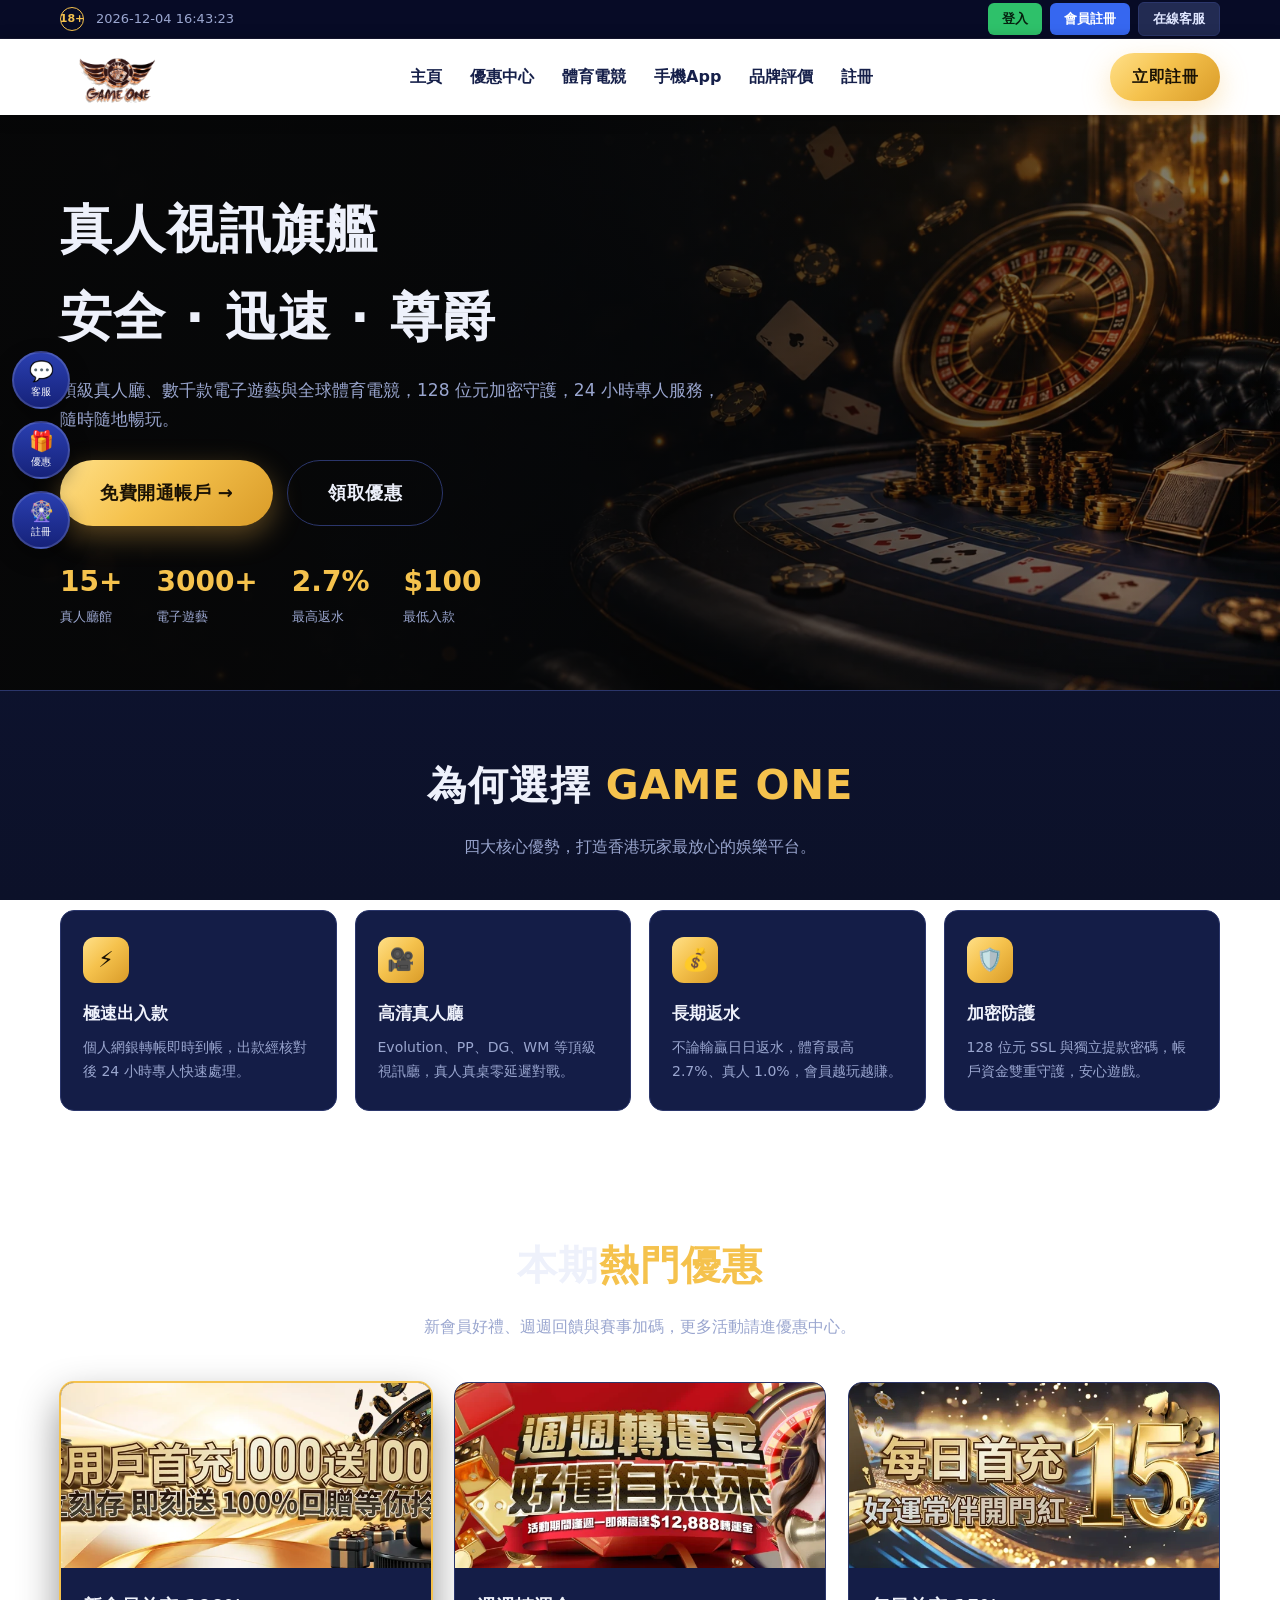
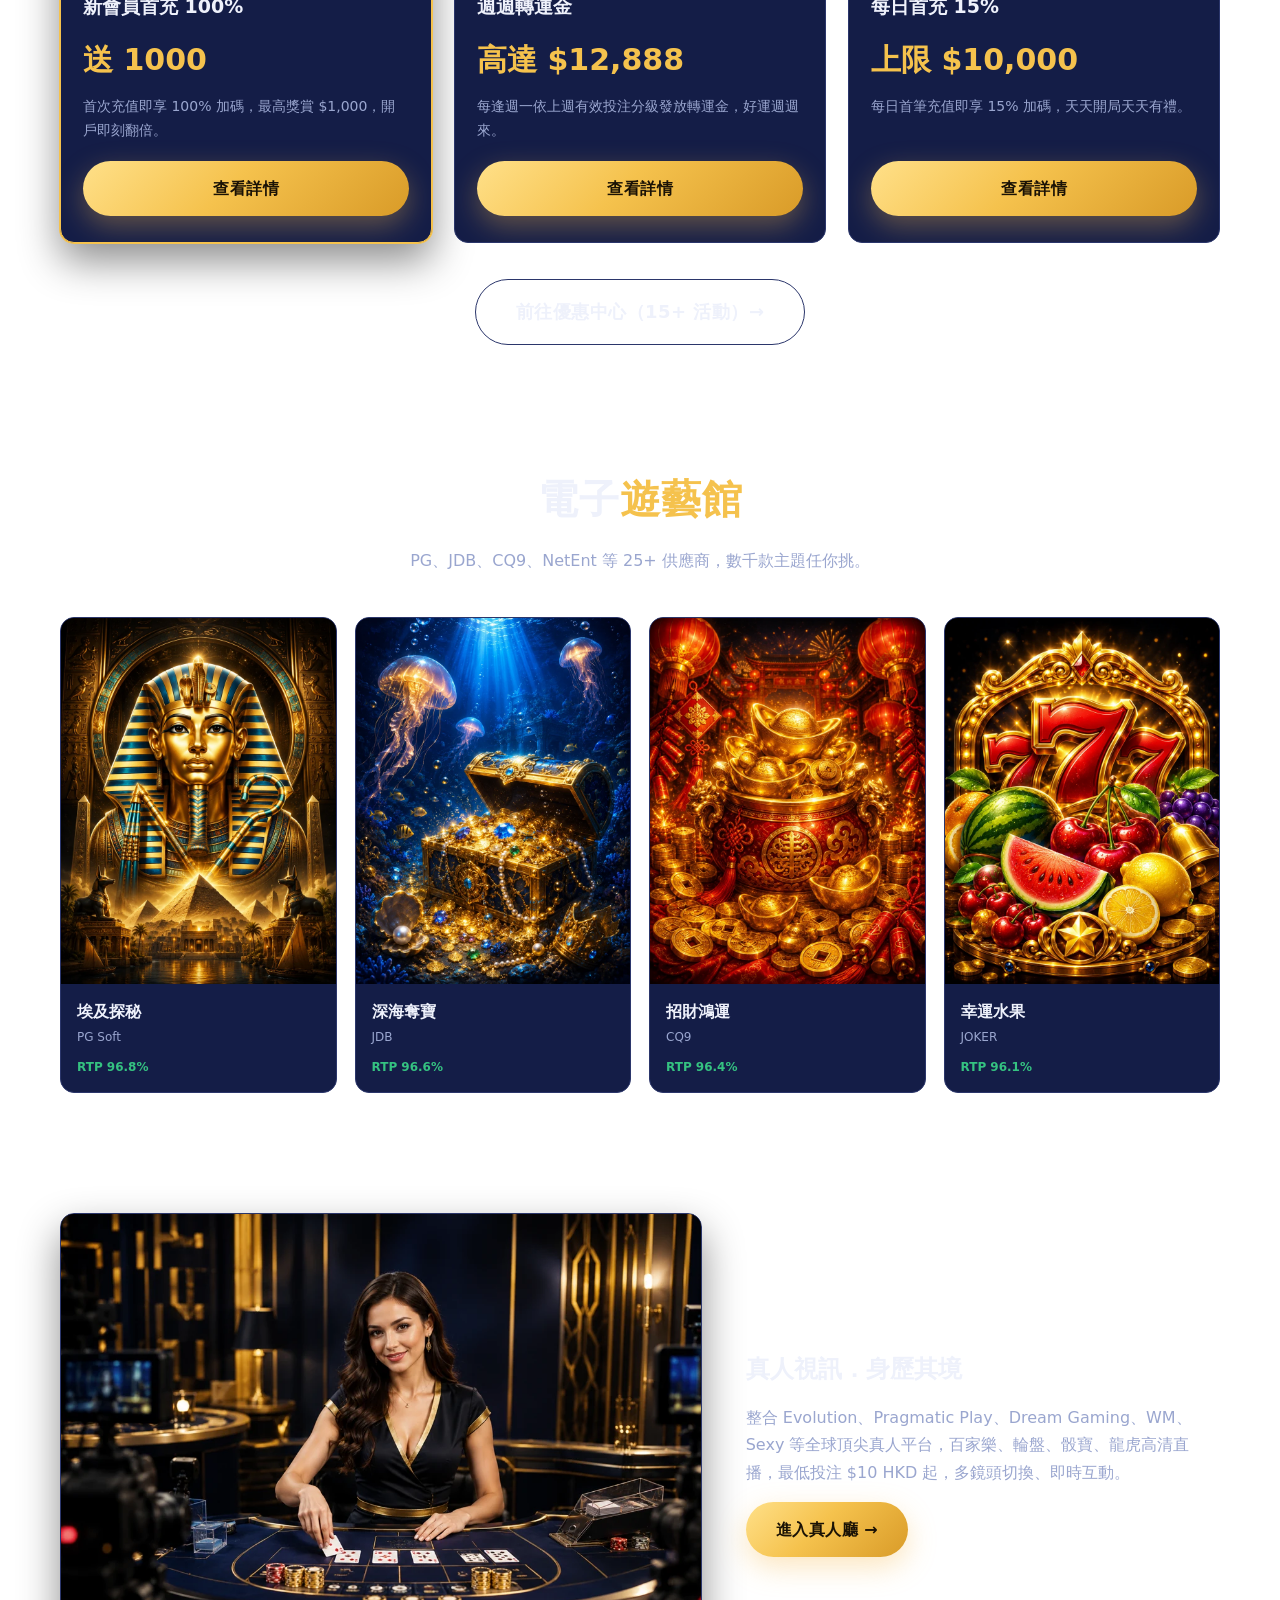
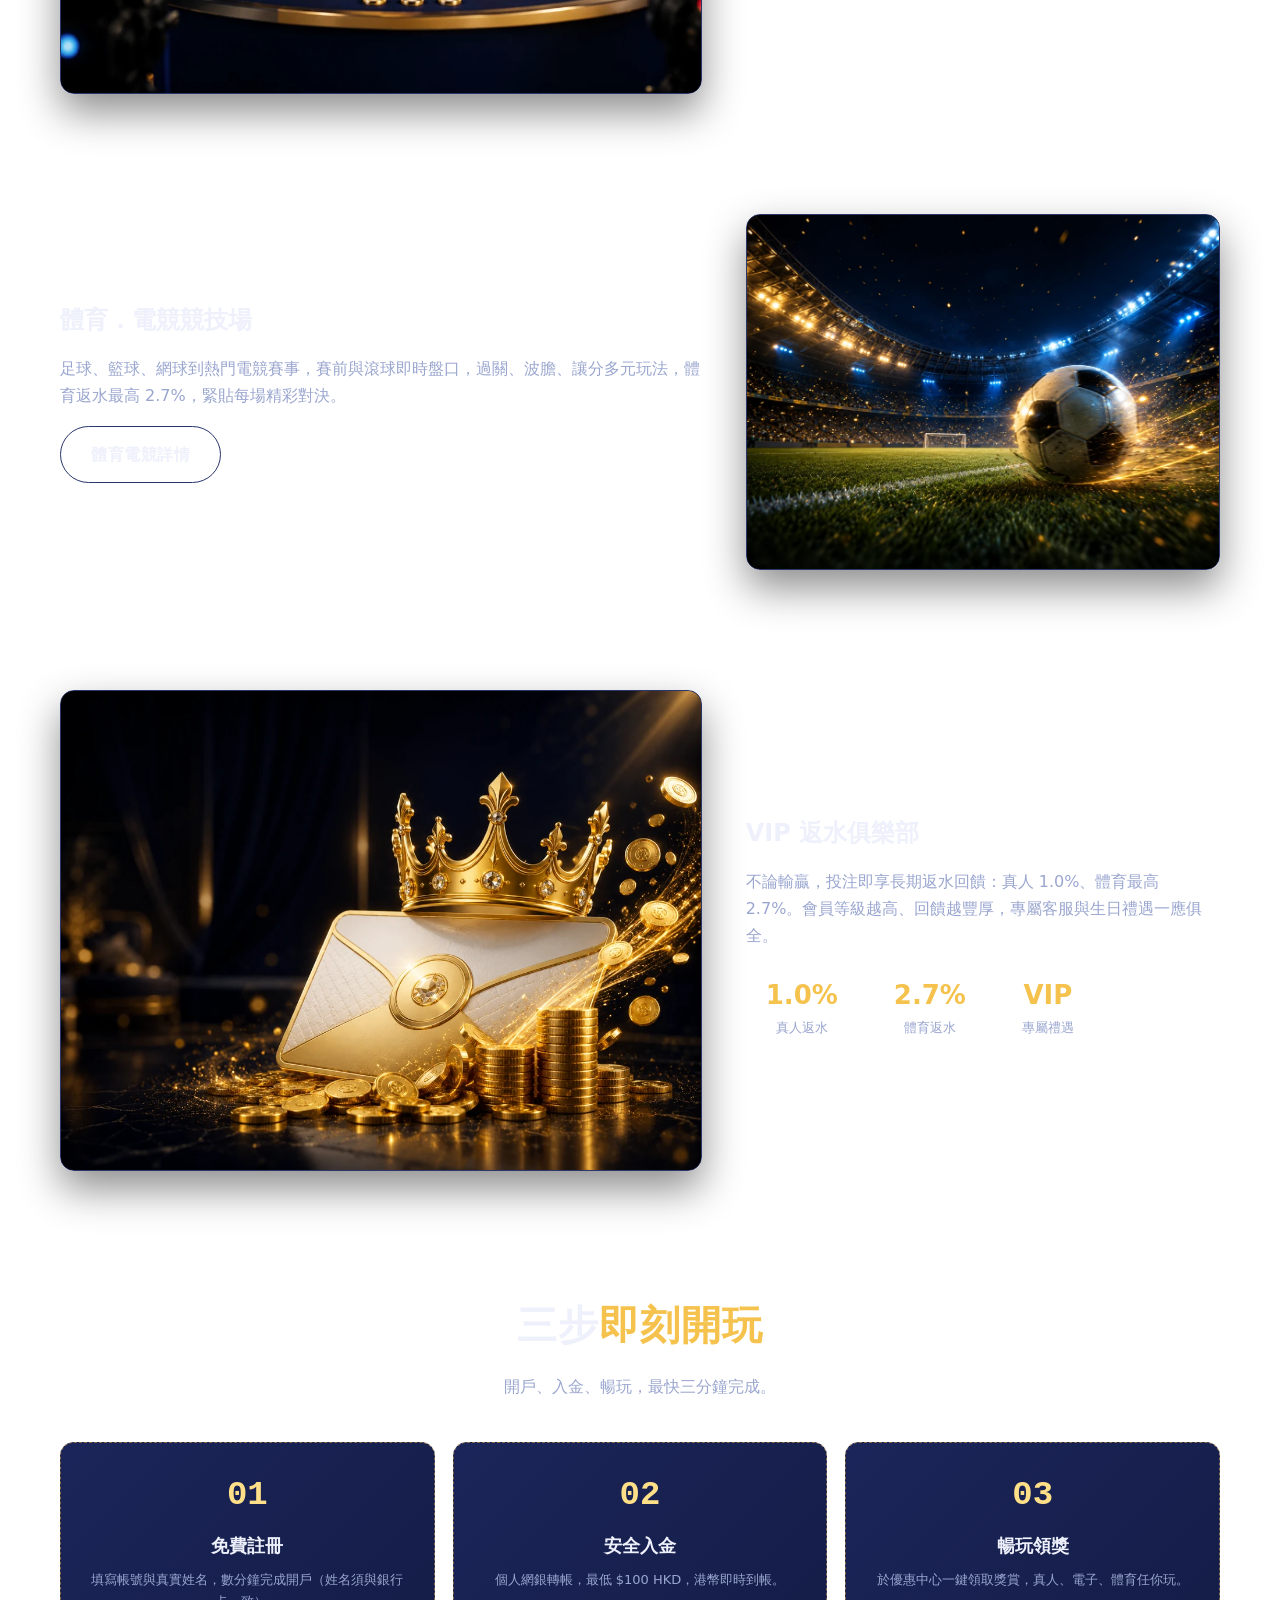
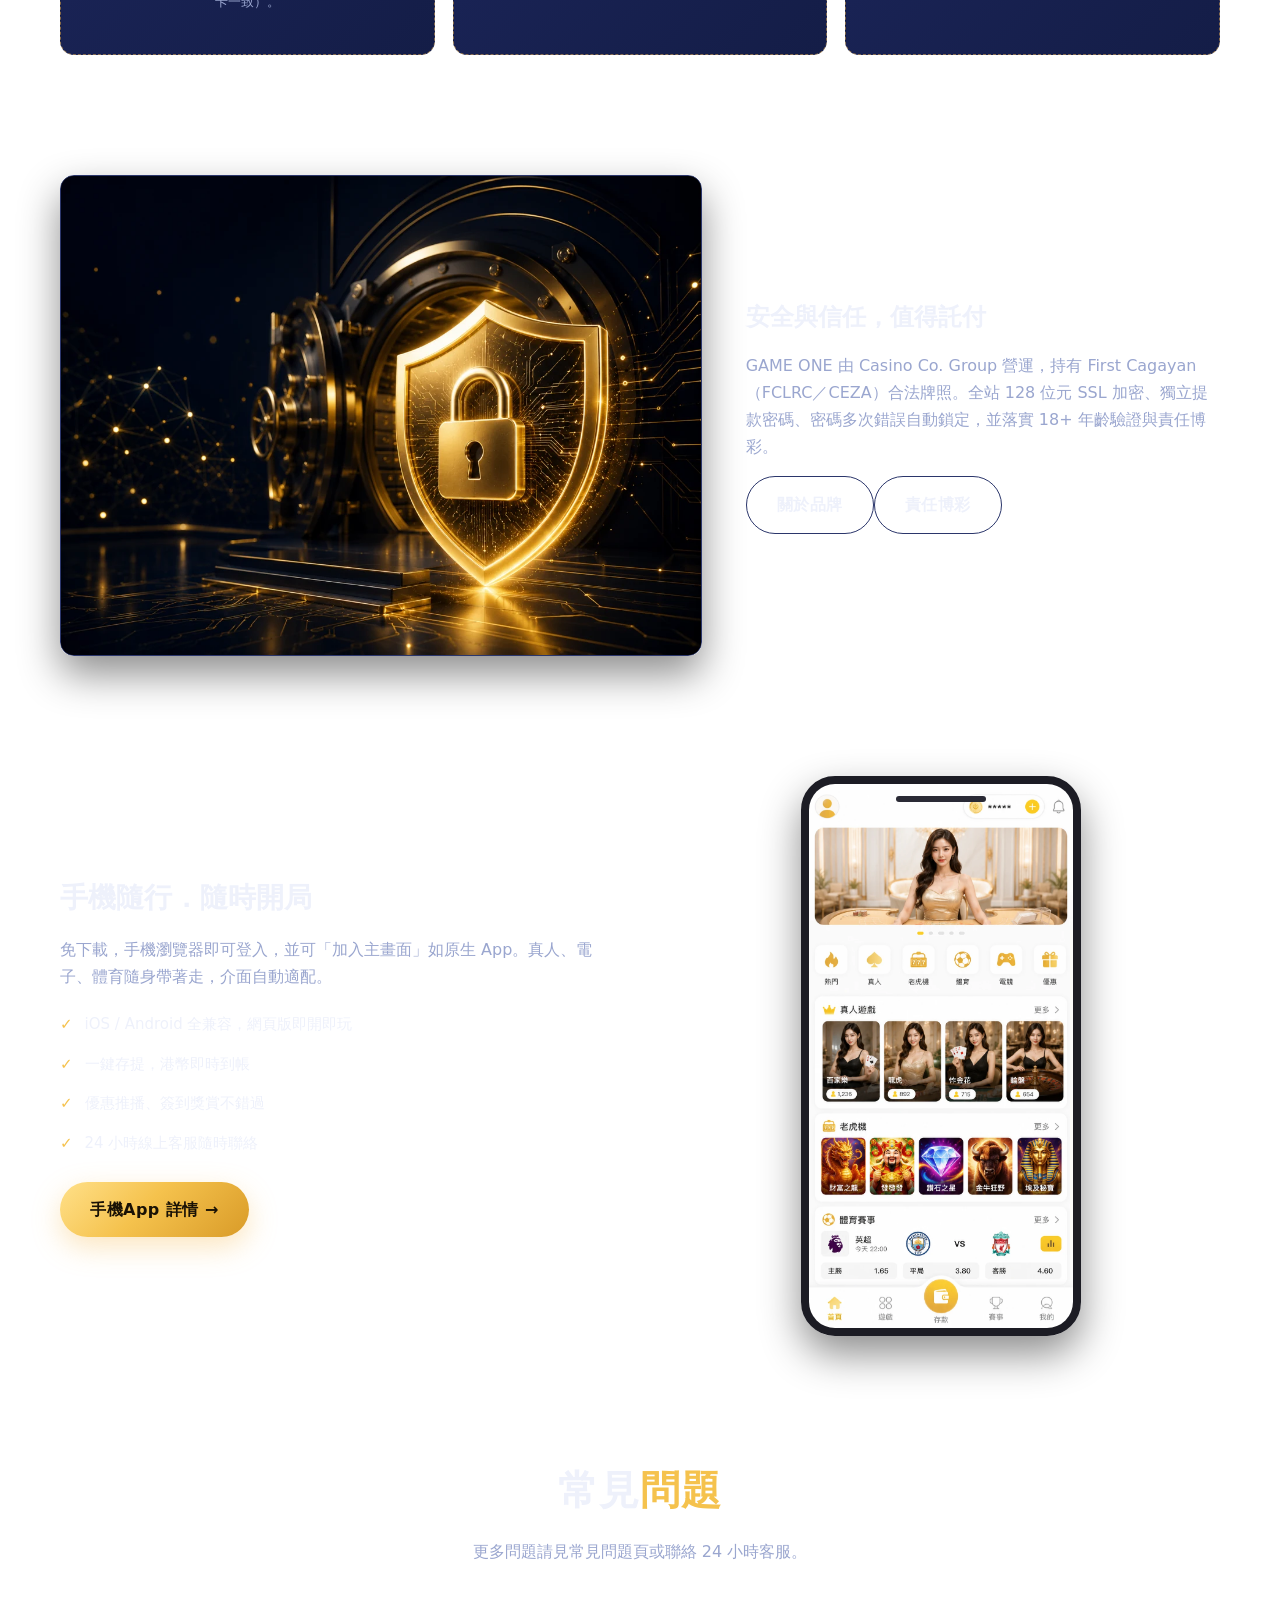
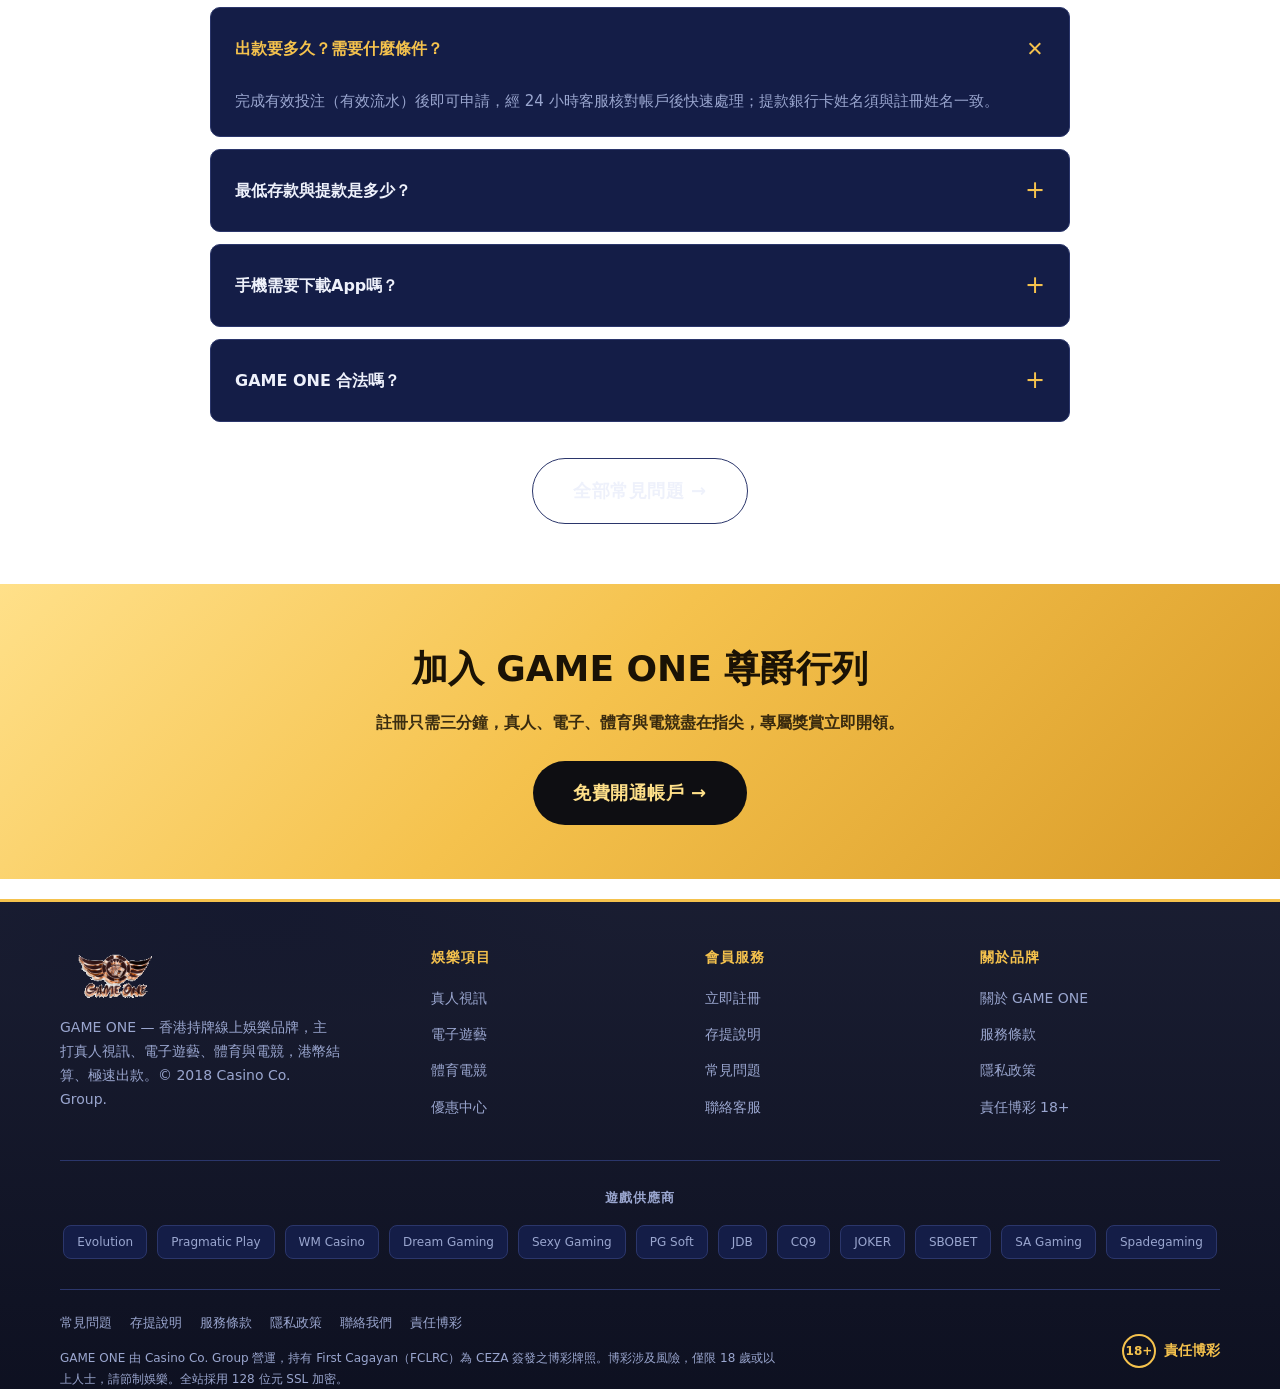
<file: index.html>
<!DOCTYPE html>
<html lang="zh-Hant-HK">
<head>
  <meta charset="UTF-8">
  <meta name="viewport" content="width=device-width, initial-scale=1.0">
  <title>GAME ONE｜香港真人視訊旗艦 · 極速出款 · 責任博彩</title>
  <meta name="description" content="GAME ONE 香港持牌線上娛樂：頂級真人視訊、3000+ 電子遊藝、體育電競，128 位元加密、港幣結算、24 小時客服、最高 2.7% 返水。">
  <meta name="theme-color" content="#070707">
  <link rel="icon" type="image/png" href="/assets/img/favicon.png">
  <link rel="apple-touch-icon" href="/assets/img/favicon.png">
  <link rel="stylesheet" href="/style.css">
  <script type="application/ld+json">
{
 "@context": "https://schema.org",
 "@graph": [
  {
   "@type": [
    "Organization",
    "OnlineBusiness"
   ],
   "@id": "https://gameone-hk.web.app/#organization",
   "name": "GAME ONE",
   "url": "https://gameone-hk.web.app/",
   "logo": {
    "@type": "ImageObject",
    "@id": "https://gameone-hk.web.app/#logo",
    "url": "https://gameone-hk.web.app/assets/img/logo.png",
    "caption": "GAME ONE"
   },
   "alternateName": [
    "Gameone",
    "GAME ONE 娛樂城"
   ],
   "description": "GAME ONE：香港持牌線上娛樂品牌，主打真人視訊、電子遊藝、體育與電競，港幣結算、極速出款。由 Casino Co. Group 營運，持有 First Cagayan（FCLRC）為 CEZA 簽發之博彩牌照。",
   "slogan": "真人視訊旗艦：安全、迅速、尊爵",
   "foundingDate": "2018",
   "parentOrganization": {
    "@type": "Organization",
    "name": "Casino Co. Group"
   },
   "areaServed": {
    "@type": "AdministrativeArea",
    "name": "香港"
   },
   "knowsLanguage": [
    "zh-Hant",
    "en"
   ],
   "image": {
    "@id": "https://gameone-hk.web.app/#logo"
   },
   "contactPoint": {
    "@type": "ContactPoint",
    "contactType": "customer service",
    "availableLanguage": [
     "zh-Hant",
     "yue",
     "en"
    ],
    "hoursAvailable": {
     "@type": "OpeningHoursSpecification",
     "dayOfWeek": [
      "Monday",
      "Tuesday",
      "Wednesday",
      "Thursday",
      "Friday",
      "Saturday",
      "Sunday"
     ],
     "opens": "00:00",
     "closes": "23:59"
    },
    "url": "https://gameone-hk.web.app/contact/"
   }
  },
  {
   "@type": "WebSite",
   "@id": "https://gameone-hk.web.app/#website",
   "url": "https://gameone-hk.web.app/",
   "name": "GAME ONE",
   "alternateName": "GAME ONE 香港",
   "description": "GAME ONE 香港持牌線上娛樂：頂級真人視訊、3000+ 電子遊藝、體育電競，128 位元加密、港幣結算、24 小時客服、最高 2.7% 返水。",
   "publisher": {
    "@id": "https://gameone-hk.web.app/#organization"
   },
   "inLanguage": "zh-Hant-HK",
   "copyrightYear": 2018,
   "copyrightHolder": {
    "@type": "Organization",
    "name": "Casino Co. Group"
   }
  },
  {
   "@type": "WebPage",
   "@id": "https://gameone-hk.web.app/#webpage",
   "url": "https://gameone-hk.web.app/",
   "name": "GAME ONE｜香港真人視訊旗艦 · 極速出款 · 責任博彩",
   "description": "GAME ONE 香港持牌線上娛樂：頂級真人視訊、3000+ 電子遊藝、體育電競，128 位元加密、港幣結算、24 小時客服、最高 2.7% 返水。",
   "inLanguage": "zh-Hant-HK",
   "isPartOf": {
    "@id": "https://gameone-hk.web.app/#website"
   },
   "about": {
    "@id": "https://gameone-hk.web.app/#organization"
   },
   "publisher": {
    "@id": "https://gameone-hk.web.app/#organization"
   },
   "datePublished": "2026-07-14",
   "dateModified": "2026-07-15",
   "primaryImageOfPage": {
    "@type": "ImageObject",
    "@id": "https://gameone-hk.web.app/#primaryimage",
    "url": "https://gameone-hk.web.app/assets/img/hero-main.webp"
   },
   "image": {
    "@id": "https://gameone-hk.web.app/#primaryimage"
   },
   "author": {
    "@id": "https://gameone-hk.web.app/#organization"
   }
  }
 ]
}
  </script>
</head>
<body>
  <div class="topbar"><div class="container topbar-in">
    <div class="tb-left"><span class="tb-18">18+</span><span class="tb-time" id="tbTime">&nbsp;</span></div>
    <div class="tb-right">
      <a href="https://g1vip.com/play-and-win/" class="tb-btn login" target="_blank" rel="nofollow noopener">登入</a>
      <a href="/register/" class="tb-btn reg">會員註冊</a>
      <a href="/contact/" class="tb-btn cs">在線客服</a>
    </div>
  </div></div>
  <header class="site-header"><div class="container nav">
    <a class="logo" href="/" aria-label="GAME ONE 首頁"><img src="/assets/img/logo.png" alt="GAME ONE"></a>
    <nav><ul class="nav-links" id="navLinks">
      <li><a href="/">主頁</a></li>
      <li><a href="/bonus/">優惠中心</a></li>
      <li><a href="/esports/">體育電競</a></li>
      <li><a href="/app/">手機App</a></li>
      <li><a href="/review/">品牌評價</a></li>
      <li><a href="/register/">註冊</a></li>
    </ul></nav>
    <a href="/register/" class="btn btn-gold btn-reg-top">立即註冊</a>
    <button class="nav-toggle" id="navToggle" aria-label="選單">☰</button>
  </div></header>
  <div class="side-rail">
    <a class="sr" href="https://g1vip.com/play-and-win/" target="_blank" rel="nofollow noopener" title="在線客服"><span>💬</span><small>客服</small></a>
    <a class="sr" href="/bonus/" title="優惠中心"><span>🎁</span><small>優惠</small></a>
    <a class="sr" href="/register/" title="會員註冊"><span>🎡</span><small>註冊</small></a>
  </div>
  <div class="mbar">
    <a href="https://g1vip.com/play-and-win/" target="_blank" rel="nofollow noopener">登入</a>
    <a href="/register/" class="reg">會員註冊</a>
    <a href="/contact/">客服</a>
  </div>
  <main id="main">
  <section class="page-hero home-hero" style="--hero:url('/assets/img/hero-main.webp')"><div class="container">
      <h1>真人視訊旗艦<br><span>安全 · 迅速 · 尊爵</span></h1>
      <p>頂級真人廳、數千款電子遊藝與全球體育電競，128 位元加密守護，24 小時專人服務，隨時隨地暢玩。</p>
      <div class="hero-actions"><a href="/register/" class="btn btn-gold btn-lg">免費開通帳戶 →</a>
        <a href="/bonus/" class="btn btn-ghost btn-lg">領取優惠</a></div>
      <div class="hero-stats2">
        <div class="stat"><div class="n">15+</div><div class="l">真人廳館</div></div>
        <div class="stat"><div class="n">3000+</div><div class="l">電子遊藝</div></div>
        <div class="stat"><div class="n">2.7%</div><div class="l">最高返水</div></div>
        <div class="stat"><div class="n">$100</div><div class="l">最低入款</div></div>
      </div>
  </div></section>

  <section class="section"><div class="container">
    <div class="section-head"><h2>為何選擇 <span>GAME ONE</span></h2><p>四大核心優勢，打造香港玩家最放心的娛樂平台。</p></div>
    <div class="feature-grid">
      <div class="feature"><div class="ic">⚡</div><h3>極速出入款</h3><p>個人網銀轉帳即時到帳，出款經核對後 24 小時專人快速處理。</p></div>
      <div class="feature"><div class="ic">🎥</div><h3>高清真人廳</h3><p>Evolution、PP、DG、WM 等頂級視訊廳，真人真桌零延遲對戰。</p></div>
      <div class="feature"><div class="ic">💰</div><h3>長期返水</h3><p>不論輸贏日日返水，體育最高 2.7%、真人 1.0%，會員越玩越賺。</p></div>
      <div class="feature"><div class="ic">🛡️</div><h3>加密防護</h3><p>128 位元 SSL 與獨立提款密碼，帳戶資金雙重守護，安心遊戲。</p></div>
    </div>
  </div></section>

  <section class="section"><div class="container">
    <div class="section-head"><h2>本期<span>熱門優惠</span></h2><p>新會員好禮、週週回饋與賽事加碼，更多活動請進優惠中心。</p></div>
    <div class="bonus-grid">
      <div class="bonus-card featured"><div class="bonus-media"><img src="/assets/img/bonus-14.webp" alt="新用戶首充" loading="lazy"></div>
        <div class="bonus-body"><h3>新會員首充 100%</h3><div class="amt">送 1000</div><p>首次充值即享 100% 加碼，最高獎賞 $1,000，開戶即刻翻倍。</p><a href="/bonus/" class="btn btn-gold">查看詳情</a></div></div>
      <div class="bonus-card"><div class="bonus-media"><img src="/assets/img/bonus-10.webp" alt="週週轉運金" loading="lazy"></div>
        <div class="bonus-body"><h3>週週轉運金</h3><div class="amt">高達 $12,888</div><p>每逢週一依上週有效投注分級發放轉運金，好運週週來。</p><a href="/bonus/" class="btn btn-gold">查看詳情</a></div></div>
      <div class="bonus-card"><div class="bonus-media"><img src="/assets/img/bonus-13.webp" alt="每日首充" loading="lazy"></div>
        <div class="bonus-body"><h3>每日首充 15%</h3><div class="amt">上限 $10,000</div><p>每日首筆充值即享 15% 加碼，天天開局天天有禮。</p><a href="/bonus/" class="btn btn-gold">查看詳情</a></div></div>
    </div>
    <div class="slots-more"><a href="/bonus/" class="btn btn-ghost btn-lg">前往優惠中心（15+ 活動）→</a></div>
  </div></section>

  <section class="section"><div class="container">
    <div class="section-head"><h2>電子<span>遊藝館</span></h2><p>PG、JDB、CQ9、NetEnt 等 25+ 供應商，數千款主題任你挑。</p></div>
    <div class="slots-grid">
      <div class="slot-card"><div class="slot-thumb"><img src="/assets/img/slot-a.webp" alt="埃及探秘" loading="lazy"></div><div class="slot-body"><h3>埃及探秘</h3><div class="prov">PG Soft</div><div class="rtp">RTP 96.8%</div></div></div>
      <div class="slot-card"><div class="slot-thumb"><img src="/assets/img/slot-b.webp" alt="深海奪寶" loading="lazy"></div><div class="slot-body"><h3>深海奪寶</h3><div class="prov">JDB</div><div class="rtp">RTP 96.6%</div></div></div>
      <div class="slot-card"><div class="slot-thumb"><img src="/assets/img/slot-c.webp" alt="招財鴻運" loading="lazy"></div><div class="slot-body"><h3>招財鴻運</h3><div class="prov">CQ9</div><div class="rtp">RTP 96.4%</div></div></div>
      <div class="slot-card"><div class="slot-thumb"><img src="/assets/img/slot-d.webp" alt="幸運水果" loading="lazy"></div><div class="slot-body"><h3>幸運水果</h3><div class="prov">JOKER</div><div class="rtp">RTP 96.1%</div></div></div>
    </div>
  </div></section>
  <section class="section"><div class="container"><div class="about-grid"><div class="about-media"><img src="/assets/img/live-hall.webp" alt="真人視訊．身歷其境" loading="lazy" style="width:100%;height:100%;object-fit:cover;"></div><div class="about-copy"><h2>真人視訊．身歷其境</h2><p>整合 Evolution、Pragmatic Play、Dream Gaming、WM、Sexy 等全球頂尖真人平台，百家樂、輪盤、骰寶、龍虎高清直播，最低投注 $10 HKD 起，多鏡頭切換、即時互動。</p><div class="hero-actions"><a href="https://g1vip.com/play-and-win/" class="btn btn-gold" target="_blank" rel="nofollow noopener">進入真人廳 →</a></div></div></div></div></section>
  <section class="section"><div class="container"><div class="about-grid"><div class="about-copy"><h2>體育．電競競技場</h2><p>足球、籃球、網球到熱門電競賽事，賽前與滾球即時盤口，過關、波膽、讓分多元玩法，體育返水最高 2.7%，緊貼每場精彩對決。</p><div class="hero-actions"><a href="/esports/" class="btn btn-ghost">體育電競詳情</a></div></div><div class="about-media"><img src="/assets/img/sports-arena.webp" alt="體育．電競競技場" loading="lazy" style="width:100%;height:100%;object-fit:cover;"></div></div></div></section>
  <section class="section"><div class="container"><div class="about-grid"><div class="about-media"><img src="/assets/img/vip-club.webp" alt="VIP 返水俱樂部" loading="lazy" style="width:100%;height:100%;object-fit:cover;"></div><div class="about-copy"><h2>VIP 返水俱樂部</h2><p>不論輸贏，投注即享長期返水回饋：真人 1.0%、體育最高 2.7%。會員等級越高、回饋越豐厚，專屬客服與生日禮遇一應俱全。</p><div class="cashback-row" style="justify-content:flex-start;margin-top:8px;"><div class="cashback-item"><div class="n">1.0%</div><div class="l">真人返水</div></div><div class="cashback-item"><div class="n">2.7%</div><div class="l">體育返水</div></div><div class="cashback-item"><div class="n">VIP</div><div class="l">專屬禮遇</div></div></div></div></div></div></section>
  <section class="section"><div class="container">
    <div class="section-head"><h2>三步<span>即刻開玩</span></h2><p>開戶、入金、暢玩，最快三分鐘完成。</p></div>
    <div class="promo-grid">
      <div class="promo-card"><div class="step-no">01</div><h3>免費註冊</h3><div class="desc">填寫帳號與真實姓名，數分鐘完成開戶（姓名須與銀行卡一致）。</div></div>
      <div class="promo-card"><div class="step-no">02</div><h3>安全入金</h3><div class="desc">個人網銀轉帳，最低 $100 HKD，港幣即時到帳。</div></div>
      <div class="promo-card"><div class="step-no">03</div><h3>暢玩領獎</h3><div class="desc">於優惠中心一鍵領取獎賞，真人、電子、體育任你玩。</div></div>
    </div>
  </div></section>
  <section class="section"><div class="container"><div class="about-grid"><div class="about-media"><img src="/assets/img/security.webp" alt="安全與信任，值得託付" loading="lazy" style="width:100%;height:100%;object-fit:cover;"></div><div class="about-copy"><h2>安全與信任，值得託付</h2><p>GAME ONE 由 Casino Co. Group 營運，持有 First Cagayan（FCLRC／CEZA）合法牌照。全站 128 位元 SSL 加密、獨立提款密碼、密碼多次錯誤自動鎖定，並落實 18+ 年齡驗證與責任博彩。</p><div class="hero-actions"><a href="/about-us/" class="btn btn-ghost">關於品牌</a><a href="/responsible/" class="btn btn-ghost">責任博彩</a></div></div></div></div></section>
  <section class="section"><div class="container"><div class="mobile-wrap">
    <div class="mobile-copy"><h2>手機隨行．隨時開局</h2>
      <p>免下載，手機瀏覽器即可登入，並可「加入主畫面」如原生 App。真人、電子、體育隨身帶著走，介面自動適配。</p>
      <ul class="mobile-list">
        <li><span class="ic">✓</span> iOS / Android 全兼容，網頁版即開即玩</li>
        <li><span class="ic">✓</span> 一鍵存提，港幣即時到帳</li>
        <li><span class="ic">✓</span> 優惠推播、簽到獎賞不錯過</li>
        <li><span class="ic">✓</span> 24 小時線上客服隨時聯絡</li>
      </ul>
      <div class="hero-actions"><a href="/app/" class="btn btn-gold">手機App 詳情 →</a></div>
    </div>
    <div class="mobile-media"><div class="phone"><img src="/assets/img/mobile-screen.webp" alt="手機介面" loading="lazy"></div></div>
  </div></div></section>

  <section class="section"><div class="container">
    <div class="section-head"><h2>常見<span>問題</span></h2><p>更多問題請見常見問題頁或聯絡 24 小時客服。</p></div>
    <div class="faq-list">
      <details class="faq-item" open><summary>出款要多久？需要什麼條件？</summary><div class="faq-a">完成有效投注（有效流水）後即可申請，經 24 小時客服核對帳戶後快速處理；提款銀行卡姓名須與註冊姓名一致。</div></details>
      <details class="faq-item"><summary>最低存款與提款是多少？</summary><div class="faq-a">最低入款與提款皆為 $100 HKD，無上限，全程港幣結算。</div></details>
      <details class="faq-item"><summary>手機需要下載App嗎？</summary><div class="faq-a">無需下載，手機瀏覽器即可登入，並可加入主畫面如原生 App，iOS 與 Android 全兼容。</div></details>
      <details class="faq-item"><summary>GAME ONE 合法嗎？</summary><div class="faq-a">由 Casino Co. Group 營運，持有 First Cagayan（FCLRC）為 CEZA 簽發之博彩牌照，為註冊合法平台。</div></details>
    </div>
    <div class="slots-more"><a href="/faq/" class="btn btn-ghost btn-lg">全部常見問題 →</a></div>
  </div></section>
  <section class="cta-band"><div class="container"><h2>加入 GAME ONE 尊爵行列</h2><p>註冊只需三分鐘，真人、電子、體育與電競盡在指尖，專屬獎賞立即開領。</p><a href="/register/" class="btn btn-lg">免費開通帳戶 →</a></div></section>
  </main>
  <footer class="site-footer"><div class="container">
    <div class="footer-top">
      <div class="footer-brand">
        <img src="/assets/img/logo.png" alt="GAME ONE" style="height:54px;width:auto;">
        <p>GAME ONE — 香港持牌線上娛樂品牌，主打真人視訊、電子遊藝、體育與電競，港幣結算、極速出款。© 2018 Casino Co. Group.</p>
      </div>
      <div class="footer-col"><h2>娛樂項目</h2><ul>
        <li><a href="/">真人視訊</a></li><li><a href="/">電子遊藝</a></li>
        <li><a href="/esports/">體育電競</a></li><li><a href="/bonus/">優惠中心</a></li>
      </ul></div>
      <div class="footer-col"><h2>會員服務</h2><ul>
        <li><a href="/register/">立即註冊</a></li><li><a href="/banking/">存提說明</a></li>
        <li><a href="/faq/">常見問題</a></li><li><a href="/contact/">聯絡客服</a></li>
      </ul></div>
      <div class="footer-col"><h2>關於品牌</h2><ul>
        <li><a href="/about-us/">關於 GAME ONE</a></li><li><a href="/terms/">服務條款</a></li>
        <li><a href="/privacy/">隱私政策</a></li><li><a href="/responsible/">責任博彩 18+</a></li>
      </ul></div>
    </div>
    <div class="partners"><h2>遊戲供應商</h2><div class="partners-row">
      <span>Evolution</span><span>Pragmatic Play</span><span>WM Casino</span><span>Dream Gaming</span>
      <span>Sexy Gaming</span><span>PG Soft</span><span>JDB</span><span>CQ9</span>
      <span>JOKER</span><span>SBOBET</span><span>SA Gaming</span><span>Spadegaming</span>
    </div></div>
    <div class="footer-bottom">
      <div class="foot-inner">
        <div class="footer-links">
          <a href="/faq/">常見問題</a><a href="/banking/">存提說明</a><a href="/terms/">服務條款</a><a href="/privacy/">隱私政策</a><a href="/contact/">聯絡我們</a><a href="/responsible/">責任博彩</a>
        </div>
        <p class="legal">GAME ONE 由 Casino Co. Group 營運，持有 First Cagayan（FCLRC）為 CEZA 簽發之博彩牌照。博彩涉及風險，僅限 18 歲或以上人士，請節制娛樂。全站採用 128 位元 SSL 加密。</p>
      </div>
      <span class="age"><span class="badge18">18+</span> 責任博彩</span>
    </div>
  </div></footer>
  <script>
    var nt=document.getElementById('navToggle');
    if(nt) nt.addEventListener('click',function(){document.body.classList.toggle('menu-open');});
    document.querySelectorAll('#navLinks a').forEach(function(a){a.addEventListener('click',function(){document.body.classList.remove('menu-open');});});
    var navEl=document.querySelector('.nav nav');
    if(navEl) navEl.addEventListener('click',function(e){if(e.target===navEl)document.body.classList.remove('menu-open');});
    (function(){var el=document.getElementById('tbTime');if(!el)return;function p(n){return(n<10?'0':'')+n;}
      function tick(){var d=new Date();el.textContent=d.getFullYear()+'-'+p(d.getMonth()+1)+'-'+p(d.getDate())+' '+p(d.getHours())+':'+p(d.getMinutes())+':'+p(d.getSeconds());}
      tick();setInterval(tick,1000);})();
    (function(){var bm=document.getElementById('bmodal');if(!bm)return;
      function close(){bm.classList.remove('on');document.body.style.overflow='';}
      function esc(s){var d=document.createElement('div');d.textContent=s||'';return d.innerHTML;}
      document.querySelectorAll('.bbanner').forEach(function(c){c.addEventListener('click',function(){
        document.getElementById('bmodalImg').src=c.getAttribute('data-img');
        document.getElementById('bmodalTitle').textContent=c.getAttribute('data-title');
        document.getElementById('bmodalMeta').innerHTML=
          '<div class="bd-row"><b>活動對象</b><span>'+esc(c.getAttribute('data-target'))+'</span></div>'+
          '<div class="bd-row"><b>活動時間</b><span>'+esc(c.getAttribute('data-time'))+'</span></div>'+
          '<div class="bd-row"><b>活動內容</b><span>'+esc(c.getAttribute('data-content'))+'</span></div>'+
          '<div class="bd-row"><b>活動規則</b><span>'+esc(c.getAttribute('data-rules'))+'</span></div>';
        bm.classList.add('on');document.body.style.overflow='hidden';});});
      document.getElementById('bmodalX').addEventListener('click',close);
      bm.addEventListener('click',function(e){if(e.target===bm)close();});})();
  </script>
</body>
</html>
</file>
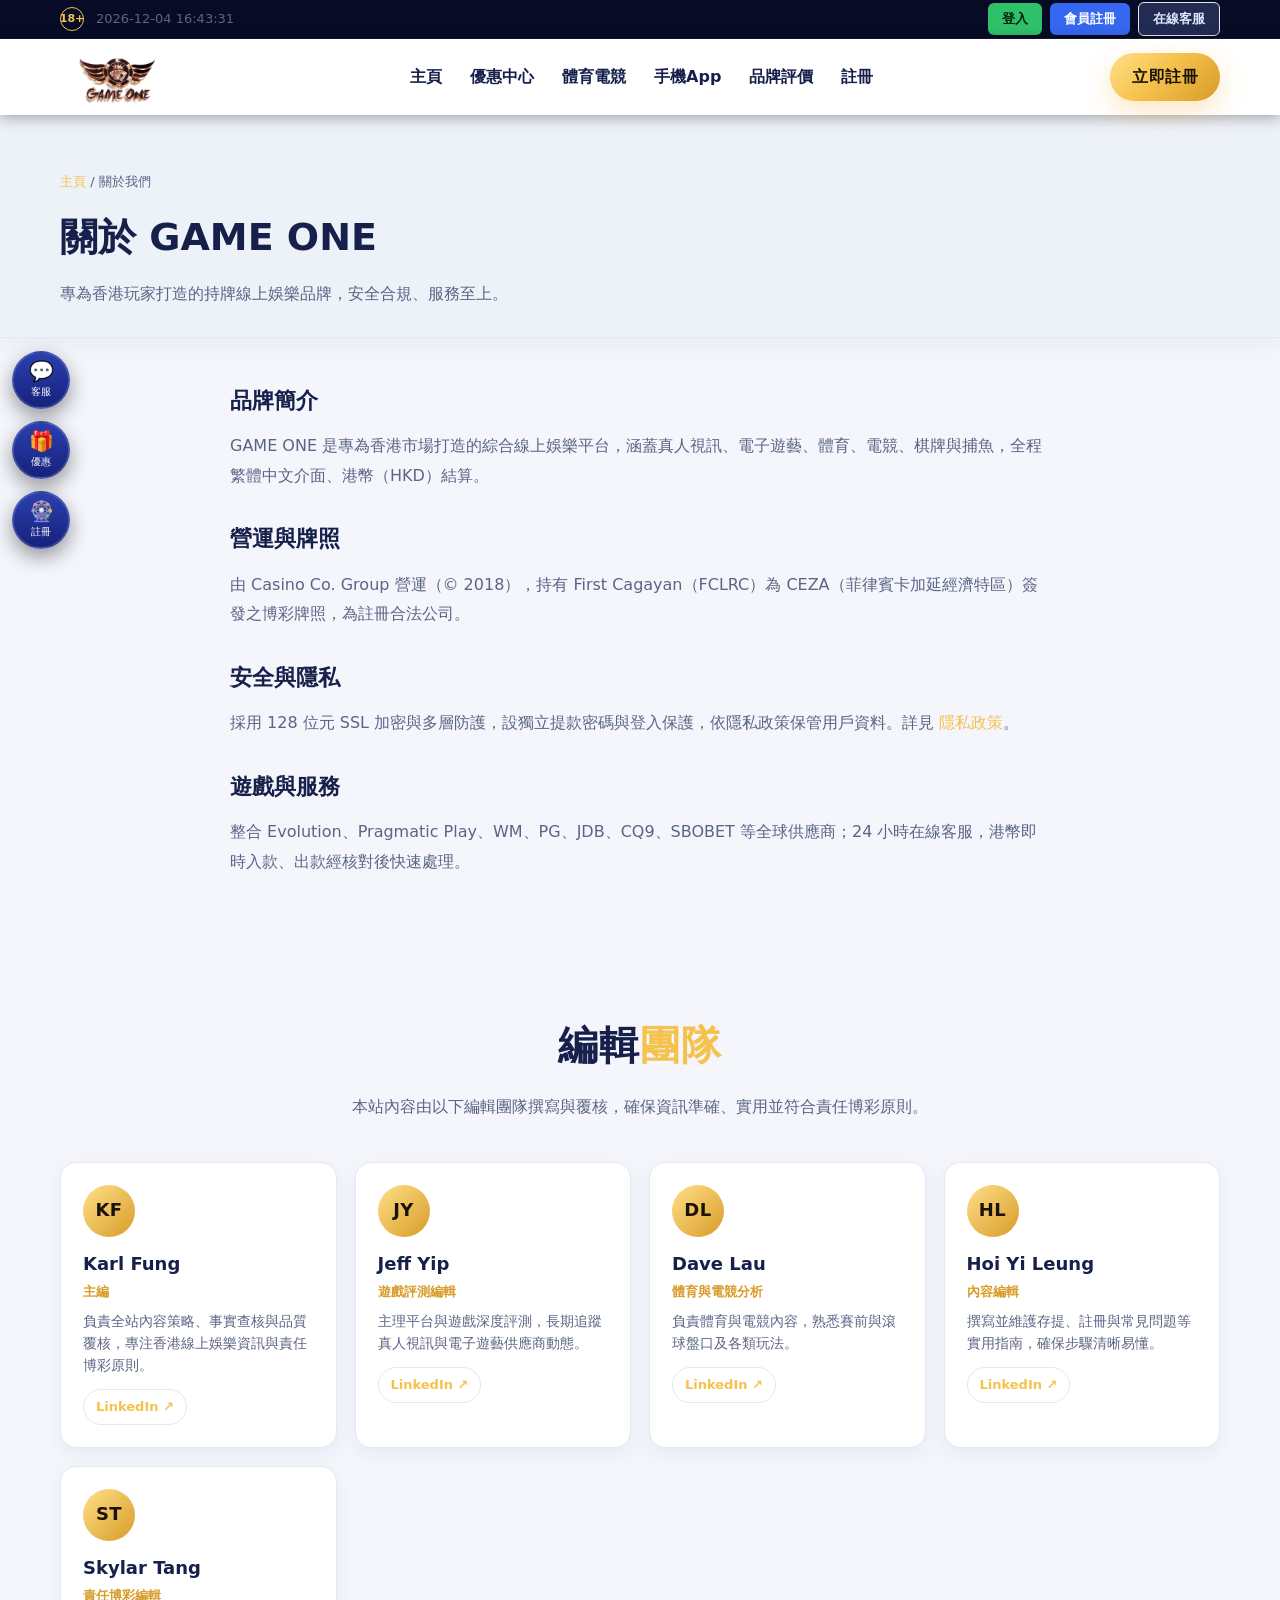
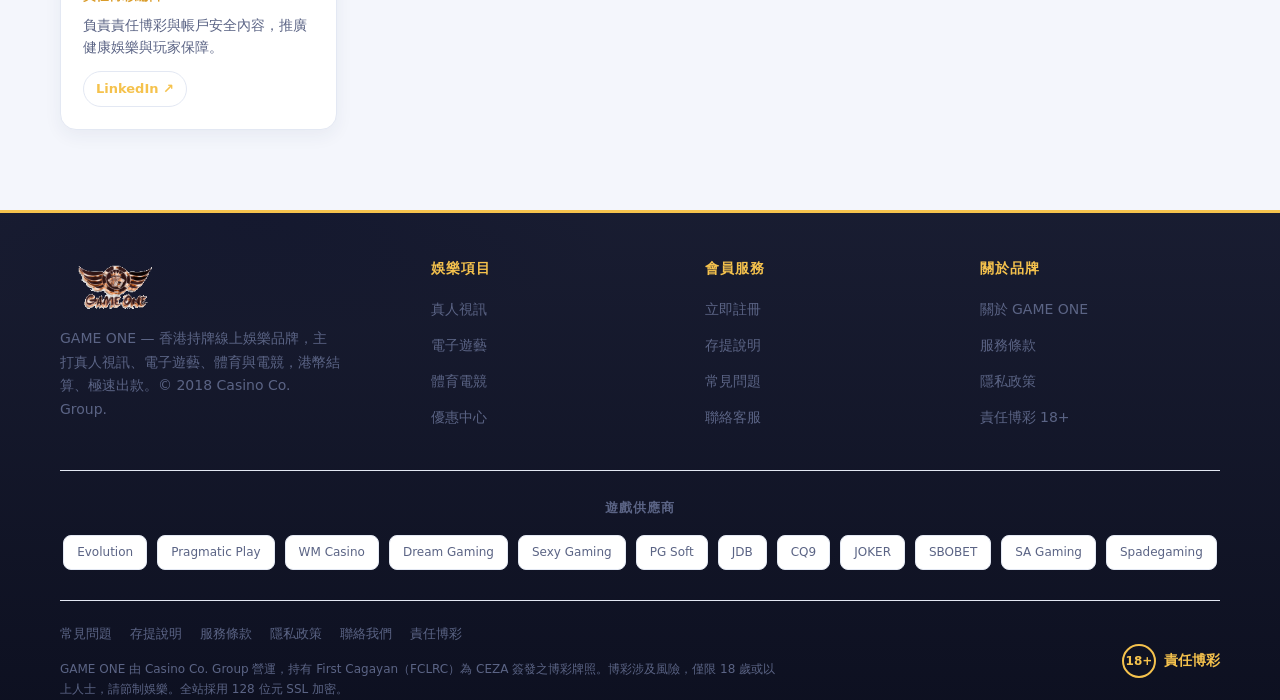
<file: about-us/index.html>
<!DOCTYPE html>
<html lang="zh-Hant-HK">
<head>
  <meta charset="UTF-8">
  <meta name="viewport" content="width=device-width, initial-scale=1.0">
  <title>關於 GAME ONE｜品牌與牌照 | GAME ONE</title>
  <meta name="description" content="關於 GAME ONE：Casino Co. Group 營運（© 2018），持 FCLRC/CEZA 牌照，128 位元加密，真人、體育、電競多元覆蓋。">
  <meta name="theme-color" content="#070707">
  <link rel="icon" type="image/png" href="/assets/img/favicon.png">
  <link rel="apple-touch-icon" href="/assets/img/favicon.png">
  <link rel="stylesheet" href="/style.css">
  <script type="application/ld+json">
{
 "@context": "https://schema.org",
 "@graph": [
  {
   "@type": [
    "Organization",
    "OnlineBusiness"
   ],
   "@id": "https://gameone-hk.web.app/#organization",
   "name": "GAME ONE",
   "url": "https://gameone-hk.web.app/",
   "logo": {
    "@type": "ImageObject",
    "@id": "https://gameone-hk.web.app/#logo",
    "url": "https://gameone-hk.web.app/assets/img/logo.png",
    "caption": "GAME ONE"
   },
   "alternateName": [
    "Gameone",
    "GAME ONE 娛樂城"
   ],
   "description": "GAME ONE：香港持牌線上娛樂品牌，主打真人視訊、電子遊藝、體育與電競，港幣結算、極速出款。由 Casino Co. Group 營運，持有 First Cagayan（FCLRC）為 CEZA 簽發之博彩牌照。",
   "slogan": "真人視訊旗艦：安全、迅速、尊爵",
   "foundingDate": "2018",
   "parentOrganization": {
    "@type": "Organization",
    "name": "Casino Co. Group"
   },
   "areaServed": {
    "@type": "AdministrativeArea",
    "name": "香港"
   },
   "knowsLanguage": [
    "zh-Hant",
    "en"
   ],
   "image": {
    "@id": "https://gameone-hk.web.app/#logo"
   },
   "contactPoint": {
    "@type": "ContactPoint",
    "contactType": "customer service",
    "availableLanguage": [
     "zh-Hant",
     "yue",
     "en"
    ],
    "hoursAvailable": {
     "@type": "OpeningHoursSpecification",
     "dayOfWeek": [
      "Monday",
      "Tuesday",
      "Wednesday",
      "Thursday",
      "Friday",
      "Saturday",
      "Sunday"
     ],
     "opens": "00:00",
     "closes": "23:59"
    },
    "url": "https://gameone-hk.web.app/contact/"
   },
   "employee": [
    {
     "@id": "https://gameone-hk.web.app/about-us/#karl-fung"
    },
    {
     "@id": "https://gameone-hk.web.app/about-us/#jeff-yip"
    },
    {
     "@id": "https://gameone-hk.web.app/about-us/#dave-lau"
    },
    {
     "@id": "https://gameone-hk.web.app/about-us/#hoi-yi-leung"
    },
    {
     "@id": "https://gameone-hk.web.app/about-us/#skylar-tang"
    }
   ]
  },
  {
   "@type": "WebSite",
   "@id": "https://gameone-hk.web.app/#website",
   "url": "https://gameone-hk.web.app/",
   "name": "GAME ONE",
   "alternateName": "GAME ONE 香港",
   "description": "GAME ONE 香港持牌線上娛樂：頂級真人視訊、3000+ 電子遊藝、體育電競，128 位元加密、港幣結算、24 小時客服、最高 2.7% 返水。",
   "publisher": {
    "@id": "https://gameone-hk.web.app/#organization"
   },
   "inLanguage": "zh-Hant-HK",
   "copyrightYear": 2018,
   "copyrightHolder": {
    "@type": "Organization",
    "name": "Casino Co. Group"
   }
  },
  {
   "@type": "AboutPage",
   "@id": "https://gameone-hk.web.app/about-us/#webpage",
   "url": "https://gameone-hk.web.app/about-us/",
   "name": "關於 GAME ONE｜品牌與牌照",
   "description": "關於 GAME ONE：Casino Co. Group 營運（© 2018），持 FCLRC/CEZA 牌照，128 位元加密，真人、體育、電競多元覆蓋。",
   "inLanguage": "zh-Hant-HK",
   "isPartOf": {
    "@id": "https://gameone-hk.web.app/#website"
   },
   "about": {
    "@id": "https://gameone-hk.web.app/#organization"
   },
   "publisher": {
    "@id": "https://gameone-hk.web.app/#organization"
   },
   "datePublished": "2026-07-14",
   "dateModified": "2026-07-15",
   "breadcrumb": {
    "@id": "https://gameone-hk.web.app/about-us/#breadcrumb"
   },
   "author": {
    "@id": "https://gameone-hk.web.app/#organization"
   },
   "mainEntity": {
    "@id": "https://gameone-hk.web.app/#organization"
   }
  },
  {
   "@type": "BreadcrumbList",
   "@id": "https://gameone-hk.web.app/about-us/#breadcrumb",
   "itemListElement": [
    {
     "@type": "ListItem",
     "position": 1,
     "name": "主頁",
     "item": "https://gameone-hk.web.app/"
    },
    {
     "@type": "ListItem",
     "position": 2,
     "name": "關於我們",
     "item": "https://gameone-hk.web.app/about-us/"
    }
   ]
  },
  {
   "@type": "Person",
   "@id": "https://gameone-hk.web.app/about-us/#karl-fung",
   "name": "Karl Fung",
   "jobTitle": "主編",
   "url": "https://gameone-hk.web.app/about-us/#karl-fung",
   "sameAs": [
    "https://hk.linkedin.com/in/karlfung"
   ],
   "worksFor": {
    "@id": "https://gameone-hk.web.app/#organization"
   },
   "description": "負責全站內容策略、事實查核與品質覆核，專注香港線上娛樂資訊與責任博彩原則。",
   "knowsAbout": [
    "線上娛樂平台",
    "內容策略",
    "香港市場"
   ],
   "knowsLanguage": [
    "zh-Hant",
    "en"
   ]
  },
  {
   "@type": "Person",
   "@id": "https://gameone-hk.web.app/about-us/#jeff-yip",
   "name": "Jeff Yip",
   "jobTitle": "遊戲評測編輯",
   "url": "https://gameone-hk.web.app/about-us/#jeff-yip",
   "sameAs": [
    "https://hk.linkedin.com/in/jeff-yip-sk"
   ],
   "worksFor": {
    "@id": "https://gameone-hk.web.app/#organization"
   },
   "description": "主理平台與遊戲深度評測，長期追蹤真人視訊與電子遊藝供應商動態。",
   "knowsAbout": [
    "真人視訊",
    "電子遊藝",
    "平台評測"
   ],
   "knowsLanguage": [
    "zh-Hant",
    "en"
   ]
  },
  {
   "@type": "Person",
   "@id": "https://gameone-hk.web.app/about-us/#dave-lau",
   "name": "Dave Lau",
   "jobTitle": "體育與電競分析",
   "url": "https://gameone-hk.web.app/about-us/#dave-lau",
   "sameAs": [
    "https://hk.linkedin.com/in/davelauks"
   ],
   "worksFor": {
    "@id": "https://gameone-hk.web.app/#organization"
   },
   "description": "負責體育與電競內容，熟悉賽前與滾球盤口及各類玩法。",
   "knowsAbout": [
    "體育博彩",
    "電競賽事",
    "盤口玩法"
   ],
   "knowsLanguage": [
    "zh-Hant",
    "en"
   ]
  },
  {
   "@type": "Person",
   "@id": "https://gameone-hk.web.app/about-us/#hoi-yi-leung",
   "name": "Hoi Yi Leung",
   "jobTitle": "內容編輯",
   "url": "https://gameone-hk.web.app/about-us/#hoi-yi-leung",
   "sameAs": [
    "https://ee.linkedin.com/in/leunghoiyi"
   ],
   "worksFor": {
    "@id": "https://gameone-hk.web.app/#organization"
   },
   "description": "撰寫並維護存提、註冊與常見問題等實用指南，確保步驟清晰易懂。",
   "knowsAbout": [
    "存提流程",
    "會員服務",
    "玩家指南"
   ],
   "knowsLanguage": [
    "zh-Hant",
    "en"
   ]
  },
  {
   "@type": "Person",
   "@id": "https://gameone-hk.web.app/about-us/#skylar-tang",
   "name": "Skylar Tang",
   "jobTitle": "責任博彩編輯",
   "url": "https://gameone-hk.web.app/about-us/#skylar-tang",
   "sameAs": [
    "https://hk.linkedin.com/in/skylar-tang-447521111"
   ],
   "worksFor": {
    "@id": "https://gameone-hk.web.app/#organization"
   },
   "description": "負責責任博彩與帳戶安全內容，推廣健康娛樂與玩家保障。",
   "knowsAbout": [
    "責任博彩",
    "帳戶安全",
    "玩家保障"
   ],
   "knowsLanguage": [
    "zh-Hant",
    "en"
   ]
  }
 ]
}
  </script>
</head>
<body class="light">
  <div class="topbar"><div class="container topbar-in">
    <div class="tb-left"><span class="tb-18">18+</span><span class="tb-time" id="tbTime">&nbsp;</span></div>
    <div class="tb-right">
      <a href="https://g1vip.com/play-and-win/" class="tb-btn login" target="_blank" rel="nofollow noopener">登入</a>
      <a href="/register/" class="tb-btn reg">會員註冊</a>
      <a href="/contact/" class="tb-btn cs">在線客服</a>
    </div>
  </div></div>
  <header class="site-header"><div class="container nav">
    <a class="logo" href="/" aria-label="GAME ONE 首頁"><img src="/assets/img/logo.png" alt="GAME ONE"></a>
    <nav><ul class="nav-links" id="navLinks">
      <li><a href="/">主頁</a></li>
      <li><a href="/bonus/">優惠中心</a></li>
      <li><a href="/esports/">體育電競</a></li>
      <li><a href="/app/">手機App</a></li>
      <li><a href="/review/">品牌評價</a></li>
      <li><a href="/register/">註冊</a></li>
    </ul></nav>
    <a href="/register/" class="btn btn-gold btn-reg-top">立即註冊</a>
    <button class="nav-toggle" id="navToggle" aria-label="選單">☰</button>
  </div></header>
  <div class="side-rail">
    <a class="sr" href="https://g1vip.com/play-and-win/" target="_blank" rel="nofollow noopener" title="在線客服"><span>💬</span><small>客服</small></a>
    <a class="sr" href="/bonus/" title="優惠中心"><span>🎁</span><small>優惠</small></a>
    <a class="sr" href="/register/" title="會員註冊"><span>🎡</span><small>註冊</small></a>
  </div>
  <div class="mbar">
    <a href="https://g1vip.com/play-and-win/" target="_blank" rel="nofollow noopener">登入</a>
    <a href="/register/" class="reg">會員註冊</a>
    <a href="/contact/">客服</a>
  </div>
  <main id="main">
  <section class="doc-head"><div class="container"><div class="breadcrumb"><a href="/">主頁</a> / 關於我們</div><h1>關於 GAME ONE</h1><p>專為香港玩家打造的持牌線上娛樂品牌，安全合規、服務至上。</p></div></section>
  <div class="doc"><div class="container"><h2>品牌簡介</h2><p>GAME ONE 是專為香港市場打造的綜合線上娛樂平台，涵蓋真人視訊、電子遊藝、體育、電競、棋牌與捕魚，全程繁體中文介面、港幣（HKD）結算。</p>
<h2>營運與牌照</h2><p>由 Casino Co. Group 營運（© 2018），持有 First Cagayan（FCLRC）為 CEZA（菲律賓卡加延經濟特區）簽發之博彩牌照，為註冊合法公司。</p>
<h2>安全與隱私</h2><p>採用 128 位元 SSL 加密與多層防護，設獨立提款密碼與登入保護，依隱私政策保管用戶資料。詳見 <a href="/privacy/">隱私政策</a>。</p>
<h2>遊戲與服務</h2><p>整合 Evolution、Pragmatic Play、WM、PG、JDB、CQ9、SBOBET 等全球供應商；24 小時在線客服，港幣即時入款、出款經核對後快速處理。</p></div></div>
    <section class="section" id="team"><div class="container">
    <div class="section-head"><h2>編輯<span>團隊</span></h2><p>本站內容由以下編輯團隊撰寫與覆核，確保資訊準確、實用並符合責任博彩原則。</p></div>
    <div class="team-grid">
      <article class="team-card" id="karl-fung">
        <div class="tc-ava">KF</div>
        <h3>Karl Fung</h3><div class="tc-role">主編</div>
        <p>負責全站內容策略、事實查核與品質覆核，專注香港線上娛樂資訊與責任博彩原則。</p>
        <a class="tc-li" href="https://hk.linkedin.com/in/karlfung" target="_blank" rel="noopener">LinkedIn ↗</a>
      </article>
      <article class="team-card" id="jeff-yip">
        <div class="tc-ava">JY</div>
        <h3>Jeff Yip</h3><div class="tc-role">遊戲評測編輯</div>
        <p>主理平台與遊戲深度評測，長期追蹤真人視訊與電子遊藝供應商動態。</p>
        <a class="tc-li" href="https://hk.linkedin.com/in/jeff-yip-sk" target="_blank" rel="noopener">LinkedIn ↗</a>
      </article>
      <article class="team-card" id="dave-lau">
        <div class="tc-ava">DL</div>
        <h3>Dave Lau</h3><div class="tc-role">體育與電競分析</div>
        <p>負責體育與電競內容，熟悉賽前與滾球盤口及各類玩法。</p>
        <a class="tc-li" href="https://hk.linkedin.com/in/davelauks" target="_blank" rel="noopener">LinkedIn ↗</a>
      </article>
      <article class="team-card" id="hoi-yi-leung">
        <div class="tc-ava">HL</div>
        <h3>Hoi Yi Leung</h3><div class="tc-role">內容編輯</div>
        <p>撰寫並維護存提、註冊與常見問題等實用指南，確保步驟清晰易懂。</p>
        <a class="tc-li" href="https://ee.linkedin.com/in/leunghoiyi" target="_blank" rel="noopener">LinkedIn ↗</a>
      </article>
      <article class="team-card" id="skylar-tang">
        <div class="tc-ava">ST</div>
        <h3>Skylar Tang</h3><div class="tc-role">責任博彩編輯</div>
        <p>負責責任博彩與帳戶安全內容，推廣健康娛樂與玩家保障。</p>
        <a class="tc-li" href="https://hk.linkedin.com/in/skylar-tang-447521111" target="_blank" rel="noopener">LinkedIn ↗</a>
      </article>
    </div>
  </div></section>
  </main>
  <footer class="site-footer"><div class="container">
    <div class="footer-top">
      <div class="footer-brand">
        <img src="/assets/img/logo.png" alt="GAME ONE" style="height:54px;width:auto;">
        <p>GAME ONE — 香港持牌線上娛樂品牌，主打真人視訊、電子遊藝、體育與電競，港幣結算、極速出款。© 2018 Casino Co. Group.</p>
      </div>
      <div class="footer-col"><h2>娛樂項目</h2><ul>
        <li><a href="/">真人視訊</a></li><li><a href="/">電子遊藝</a></li>
        <li><a href="/esports/">體育電競</a></li><li><a href="/bonus/">優惠中心</a></li>
      </ul></div>
      <div class="footer-col"><h2>會員服務</h2><ul>
        <li><a href="/register/">立即註冊</a></li><li><a href="/banking/">存提說明</a></li>
        <li><a href="/faq/">常見問題</a></li><li><a href="/contact/">聯絡客服</a></li>
      </ul></div>
      <div class="footer-col"><h2>關於品牌</h2><ul>
        <li><a href="/about-us/">關於 GAME ONE</a></li><li><a href="/terms/">服務條款</a></li>
        <li><a href="/privacy/">隱私政策</a></li><li><a href="/responsible/">責任博彩 18+</a></li>
      </ul></div>
    </div>
    <div class="partners"><h2>遊戲供應商</h2><div class="partners-row">
      <span>Evolution</span><span>Pragmatic Play</span><span>WM Casino</span><span>Dream Gaming</span>
      <span>Sexy Gaming</span><span>PG Soft</span><span>JDB</span><span>CQ9</span>
      <span>JOKER</span><span>SBOBET</span><span>SA Gaming</span><span>Spadegaming</span>
    </div></div>
    <div class="footer-bottom">
      <div class="foot-inner">
        <div class="footer-links">
          <a href="/faq/">常見問題</a><a href="/banking/">存提說明</a><a href="/terms/">服務條款</a><a href="/privacy/">隱私政策</a><a href="/contact/">聯絡我們</a><a href="/responsible/">責任博彩</a>
        </div>
        <p class="legal">GAME ONE 由 Casino Co. Group 營運，持有 First Cagayan（FCLRC）為 CEZA 簽發之博彩牌照。博彩涉及風險，僅限 18 歲或以上人士，請節制娛樂。全站採用 128 位元 SSL 加密。</p>
      </div>
      <span class="age"><span class="badge18">18+</span> 責任博彩</span>
    </div>
  </div></footer>
  <script>
    var nt=document.getElementById('navToggle');
    if(nt) nt.addEventListener('click',function(){document.body.classList.toggle('menu-open');});
    document.querySelectorAll('#navLinks a').forEach(function(a){a.addEventListener('click',function(){document.body.classList.remove('menu-open');});});
    var navEl=document.querySelector('.nav nav');
    if(navEl) navEl.addEventListener('click',function(e){if(e.target===navEl)document.body.classList.remove('menu-open');});
    (function(){var el=document.getElementById('tbTime');if(!el)return;function p(n){return(n<10?'0':'')+n;}
      function tick(){var d=new Date();el.textContent=d.getFullYear()+'-'+p(d.getMonth()+1)+'-'+p(d.getDate())+' '+p(d.getHours())+':'+p(d.getMinutes())+':'+p(d.getSeconds());}
      tick();setInterval(tick,1000);})();
    (function(){var bm=document.getElementById('bmodal');if(!bm)return;
      function close(){bm.classList.remove('on');document.body.style.overflow='';}
      function esc(s){var d=document.createElement('div');d.textContent=s||'';return d.innerHTML;}
      document.querySelectorAll('.bbanner').forEach(function(c){c.addEventListener('click',function(){
        document.getElementById('bmodalImg').src=c.getAttribute('data-img');
        document.getElementById('bmodalTitle').textContent=c.getAttribute('data-title');
        document.getElementById('bmodalMeta').innerHTML=
          '<div class="bd-row"><b>活動對象</b><span>'+esc(c.getAttribute('data-target'))+'</span></div>'+
          '<div class="bd-row"><b>活動時間</b><span>'+esc(c.getAttribute('data-time'))+'</span></div>'+
          '<div class="bd-row"><b>活動內容</b><span>'+esc(c.getAttribute('data-content'))+'</span></div>'+
          '<div class="bd-row"><b>活動規則</b><span>'+esc(c.getAttribute('data-rules'))+'</span></div>';
        bm.classList.add('on');document.body.style.overflow='hidden';});});
      document.getElementById('bmodalX').addEventListener('click',close);
      bm.addEventListener('click',function(e){if(e.target===bm)close();});})();
  </script>
</body>
</html>
</file>
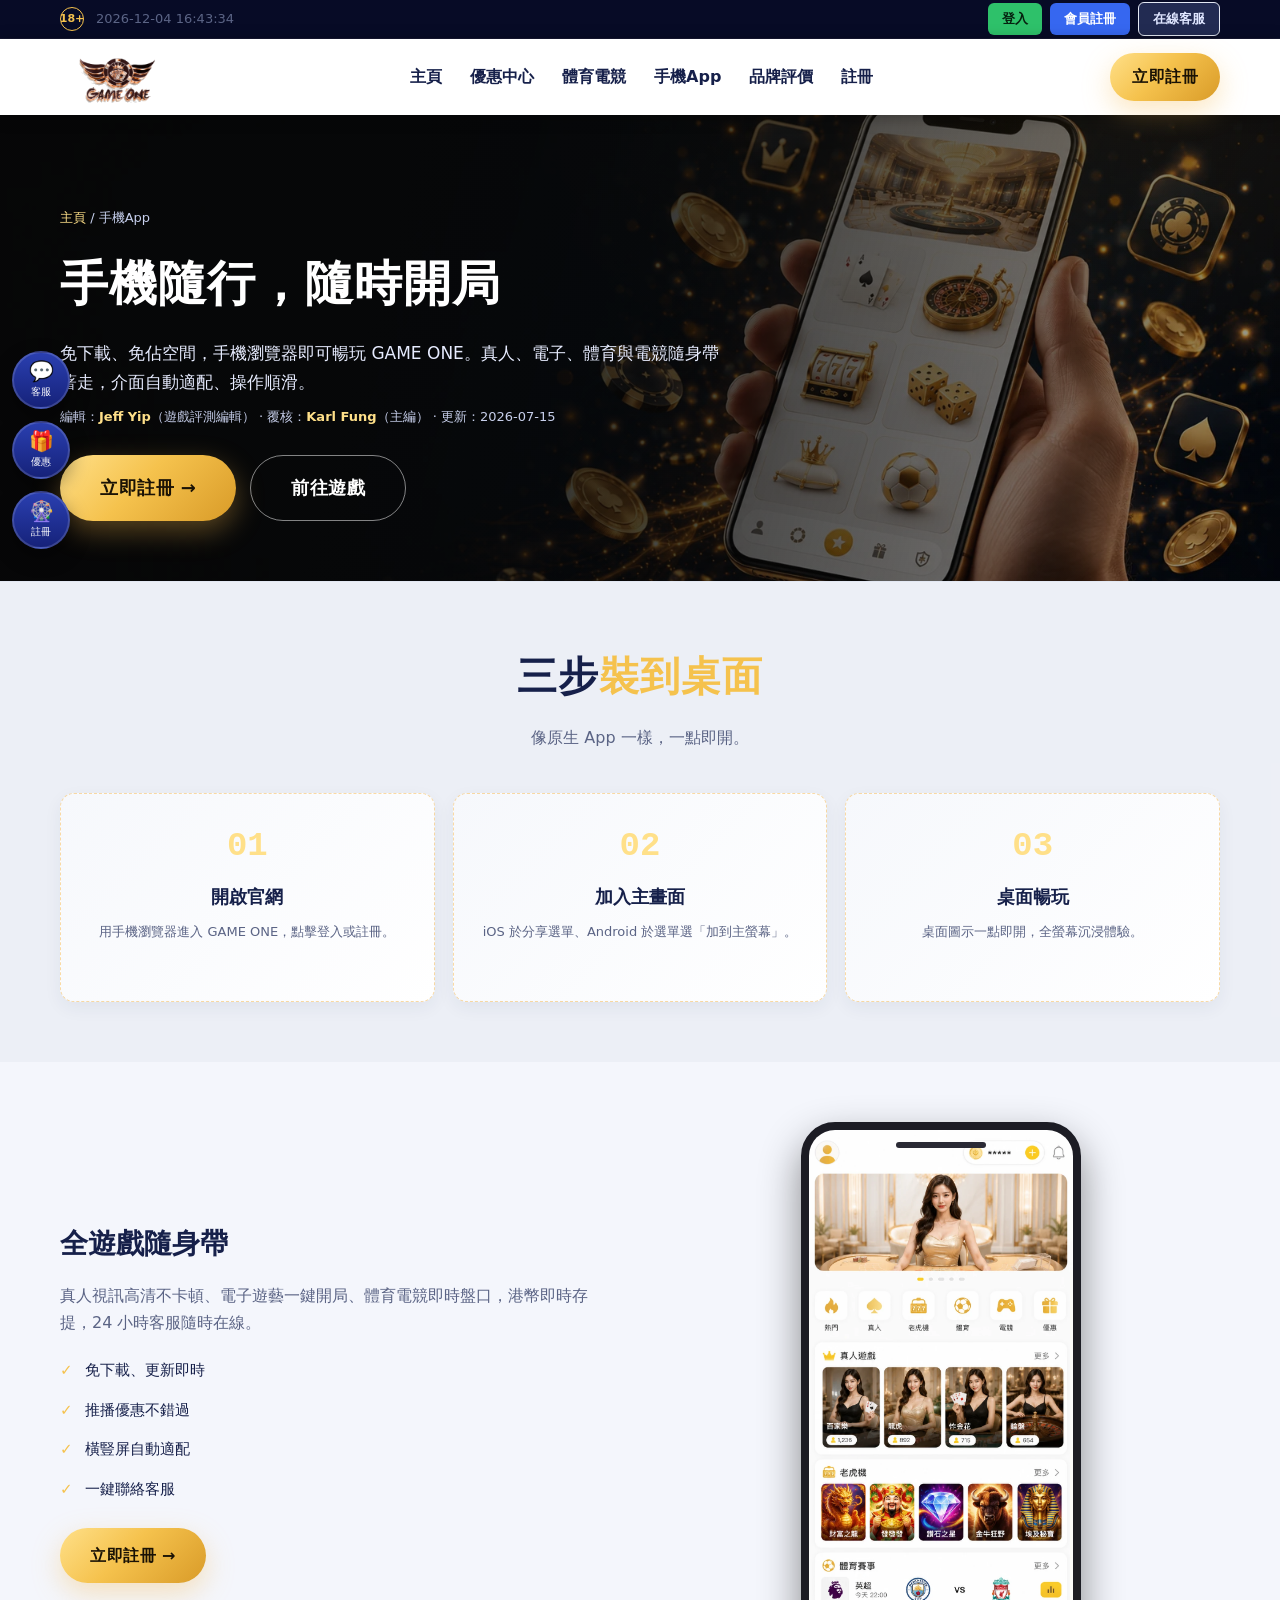
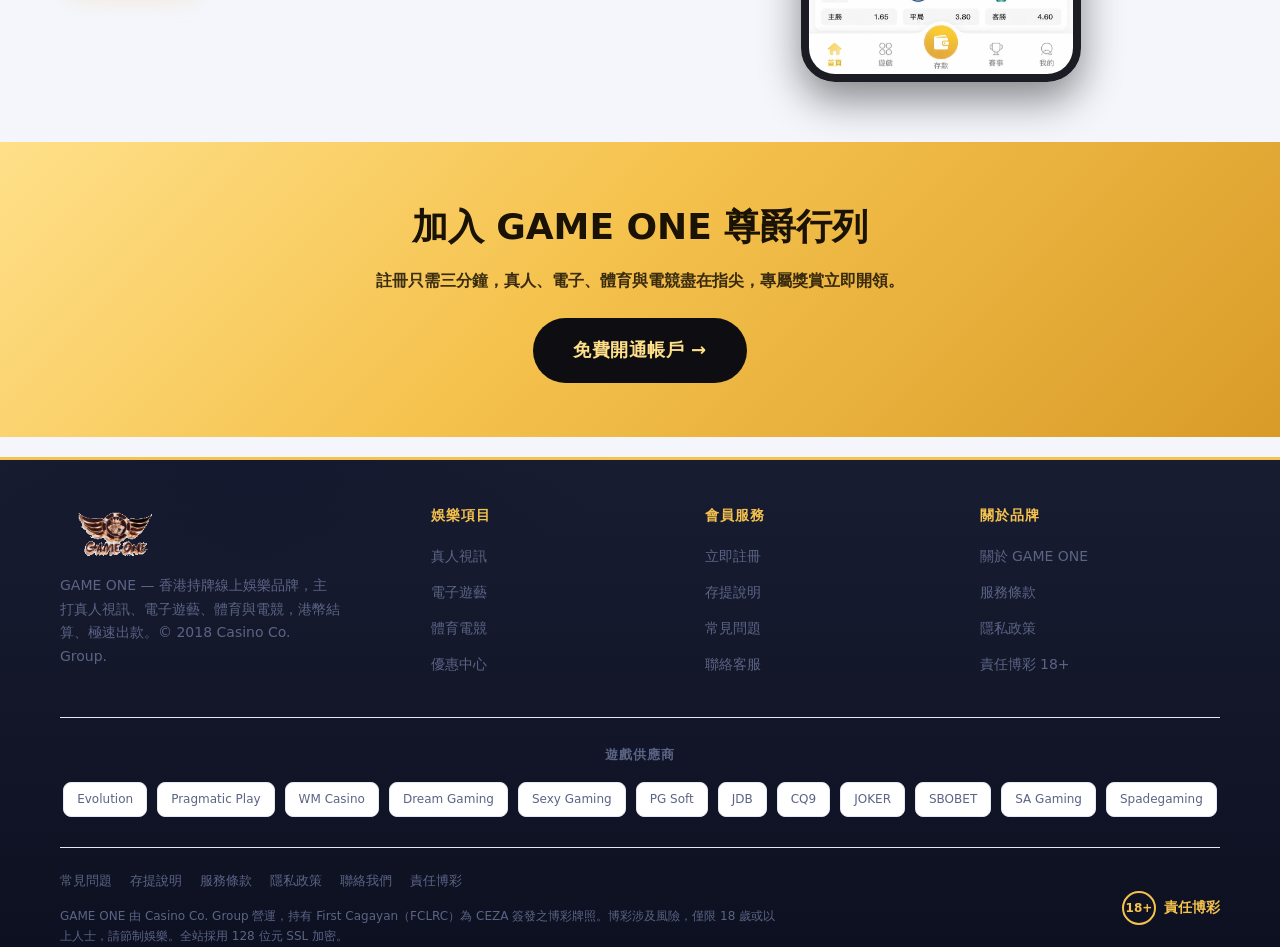
<file: app/index.html>
<!DOCTYPE html>
<html lang="zh-Hant-HK">
<head>
  <meta charset="UTF-8">
  <meta name="viewport" content="width=device-width, initial-scale=1.0">
  <title>手機App｜隨身暢玩 | GAME ONE</title>
  <meta name="description" content="GAME ONE 手機版：免下載、瀏覽器即開即玩，加入主畫面如原生 App，真人、電子、體育隨身帶走。">
  <meta name="theme-color" content="#070707">
  <link rel="icon" type="image/png" href="/assets/img/favicon.png">
  <link rel="apple-touch-icon" href="/assets/img/favicon.png">
  <link rel="stylesheet" href="/style.css">
  <script type="application/ld+json">
{
 "@context": "https://schema.org",
 "@graph": [
  {
   "@type": [
    "Organization",
    "OnlineBusiness"
   ],
   "@id": "https://gameone-hk.web.app/#organization",
   "name": "GAME ONE",
   "url": "https://gameone-hk.web.app/",
   "logo": {
    "@type": "ImageObject",
    "@id": "https://gameone-hk.web.app/#logo",
    "url": "https://gameone-hk.web.app/assets/img/logo.png",
    "caption": "GAME ONE"
   }
  },
  {
   "@type": "WebSite",
   "@id": "https://gameone-hk.web.app/#website",
   "url": "https://gameone-hk.web.app/",
   "name": "GAME ONE",
   "alternateName": "GAME ONE 香港",
   "description": "GAME ONE 香港持牌線上娛樂：頂級真人視訊、3000+ 電子遊藝、體育電競，128 位元加密、港幣結算、24 小時客服、最高 2.7% 返水。",
   "publisher": {
    "@id": "https://gameone-hk.web.app/#organization"
   },
   "inLanguage": "zh-Hant-HK",
   "copyrightYear": 2018,
   "copyrightHolder": {
    "@type": "Organization",
    "name": "Casino Co. Group"
   }
  },
  {
   "@type": "WebPage",
   "@id": "https://gameone-hk.web.app/app/#webpage",
   "url": "https://gameone-hk.web.app/app/",
   "name": "手機App｜隨身暢玩 | GAME ONE",
   "description": "GAME ONE 手機版：免下載、瀏覽器即開即玩，加入主畫面如原生 App，真人、電子、體育隨身帶走。",
   "inLanguage": "zh-Hant-HK",
   "isPartOf": {
    "@id": "https://gameone-hk.web.app/#website"
   },
   "about": {
    "@id": "https://gameone-hk.web.app/#organization"
   },
   "publisher": {
    "@id": "https://gameone-hk.web.app/#organization"
   },
   "datePublished": "2026-07-14",
   "dateModified": "2026-07-15",
   "breadcrumb": {
    "@id": "https://gameone-hk.web.app/app/#breadcrumb"
   },
   "primaryImageOfPage": {
    "@type": "ImageObject",
    "@id": "https://gameone-hk.web.app/app/#primaryimage",
    "url": "https://gameone-hk.web.app/assets/img/app-hero2.webp"
   },
   "image": {
    "@id": "https://gameone-hk.web.app/app/#primaryimage"
   },
   "author": {
    "@id": "https://gameone-hk.web.app/about-us/#jeff-yip"
   },
   "reviewedBy": {
    "@id": "https://gameone-hk.web.app/about-us/#karl-fung"
   },
   "mainEntity": {
    "@id": "https://gameone-hk.web.app/app/#howto"
   }
  },
  {
   "@type": "BreadcrumbList",
   "@id": "https://gameone-hk.web.app/app/#breadcrumb",
   "itemListElement": [
    {
     "@type": "ListItem",
     "position": 1,
     "name": "主頁",
     "item": "https://gameone-hk.web.app/"
    },
    {
     "@type": "ListItem",
     "position": 2,
     "name": "手機App",
     "item": "https://gameone-hk.web.app/app/"
    }
   ]
  },
  {
   "@type": "Person",
   "@id": "https://gameone-hk.web.app/about-us/#jeff-yip",
   "name": "Jeff Yip",
   "jobTitle": "遊戲評測編輯",
   "url": "https://gameone-hk.web.app/about-us/#jeff-yip",
   "sameAs": [
    "https://hk.linkedin.com/in/jeff-yip-sk"
   ],
   "worksFor": {
    "@id": "https://gameone-hk.web.app/#organization"
   }
  },
  {
   "@type": "Person",
   "@id": "https://gameone-hk.web.app/about-us/#karl-fung",
   "name": "Karl Fung",
   "jobTitle": "主編",
   "url": "https://gameone-hk.web.app/about-us/#karl-fung",
   "sameAs": [
    "https://hk.linkedin.com/in/karlfung"
   ],
   "worksFor": {
    "@id": "https://gameone-hk.web.app/#organization"
   }
  },
  {
   "@type": "HowTo",
   "@id": "https://gameone-hk.web.app/app/#howto",
   "name": "三步裝到桌面：把 GAME ONE 加入手機主畫面",
   "description": "免下載、免佔空間，手機瀏覽器即可暢玩，像原生 App 一樣一點即開。",
   "inLanguage": "zh-Hant-HK",
   "step": [
    {
     "@type": "HowToStep",
     "position": 1,
     "name": "開啟官網",
     "text": "用手機瀏覽器進入 GAME ONE，點擊登入或註冊。"
    },
    {
     "@type": "HowToStep",
     "position": 2,
     "name": "加入主畫面",
     "text": "iOS 於分享選單、Android 於選單選「加到主螢幕」。"
    },
    {
     "@type": "HowToStep",
     "position": 3,
     "name": "桌面暢玩",
     "text": "桌面圖示一點即開，全螢幕沉浸體驗。"
    }
   ]
  }
 ]
}
  </script>
</head>
<body class="light">
  <div class="topbar"><div class="container topbar-in">
    <div class="tb-left"><span class="tb-18">18+</span><span class="tb-time" id="tbTime">&nbsp;</span></div>
    <div class="tb-right">
      <a href="https://g1vip.com/play-and-win/" class="tb-btn login" target="_blank" rel="nofollow noopener">登入</a>
      <a href="/register/" class="tb-btn reg">會員註冊</a>
      <a href="/contact/" class="tb-btn cs">在線客服</a>
    </div>
  </div></div>
  <header class="site-header"><div class="container nav">
    <a class="logo" href="/" aria-label="GAME ONE 首頁"><img src="/assets/img/logo.png" alt="GAME ONE"></a>
    <nav><ul class="nav-links" id="navLinks">
      <li><a href="/">主頁</a></li>
      <li><a href="/bonus/">優惠中心</a></li>
      <li><a href="/esports/">體育電競</a></li>
      <li><a href="/app/">手機App</a></li>
      <li><a href="/review/">品牌評價</a></li>
      <li><a href="/register/">註冊</a></li>
    </ul></nav>
    <a href="/register/" class="btn btn-gold btn-reg-top">立即註冊</a>
    <button class="nav-toggle" id="navToggle" aria-label="選單">☰</button>
  </div></header>
  <div class="side-rail">
    <a class="sr" href="https://g1vip.com/play-and-win/" target="_blank" rel="nofollow noopener" title="在線客服"><span>💬</span><small>客服</small></a>
    <a class="sr" href="/bonus/" title="優惠中心"><span>🎁</span><small>優惠</small></a>
    <a class="sr" href="/register/" title="會員註冊"><span>🎡</span><small>註冊</small></a>
  </div>
  <div class="mbar">
    <a href="https://g1vip.com/play-and-win/" target="_blank" rel="nofollow noopener">登入</a>
    <a href="/register/" class="reg">會員註冊</a>
    <a href="/contact/">客服</a>
  </div>
  <main id="main">
  <section class="page-hero" style="--hero:url('/assets/img/app-hero2.webp')"><div class="container">
      <div class="breadcrumb"><a href="/">主頁</a> / 手機App</div><h1>手機隨行，隨時開局</h1><p>免下載、免佔空間，手機瀏覽器即可暢玩 GAME ONE。真人、電子、體育與電競隨身帶著走，介面自動適配、操作順滑。</p><div class="byline">編輯：<a href="/about-us/#jeff-yip">Jeff Yip</a>（遊戲評測編輯） · 覆核：<a href="/about-us/#karl-fung">Karl Fung</a>（主編） · 更新：2026-07-15</div><div class="hero-actions"><a href="/register/" class="btn btn-gold btn-lg">立即註冊 →</a><a href="https://g1vip.com/play-and-win/" class="btn btn-ghost btn-lg" target="_blank" rel="nofollow noopener">前往遊戲</a></div>
    </div></section>
  <section class="section"><div class="container">
    <div class="section-head"><h2>三步<span>裝到桌面</span></h2><p>像原生 App 一樣，一點即開。</p></div>
    <div class="promo-grid">
      <div class="promo-card"><div class="step-no">01</div><h3>開啟官網</h3><div class="desc">用手機瀏覽器進入 GAME ONE，點擊登入或註冊。</div></div>
      <div class="promo-card"><div class="step-no">02</div><h3>加入主畫面</h3><div class="desc">iOS 於分享選單、Android 於選單選「加到主螢幕」。</div></div>
      <div class="promo-card"><div class="step-no">03</div><h3>桌面暢玩</h3><div class="desc">桌面圖示一點即開，全螢幕沉浸體驗。</div></div>
    </div>
  </div></section>
  <section class="section"><div class="container"><div class="mobile-wrap">
    <div class="mobile-copy"><h2>全遊戲隨身帶</h2>
      <p>真人視訊高清不卡頓、電子遊藝一鍵開局、體育電競即時盤口，港幣即時存提，24 小時客服隨時在線。</p>
      <ul class="mobile-list"><li><span class="ic">✓</span> 免下載、更新即時</li><li><span class="ic">✓</span> 推播優惠不錯過</li><li><span class="ic">✓</span> 橫豎屏自動適配</li><li><span class="ic">✓</span> 一鍵聯絡客服</li></ul>
      <div class="hero-actions"><a href="/register/" class="btn btn-gold">立即註冊 →</a></div>
    </div>
    <div class="mobile-media"><div class="phone"><img src="/assets/img/mobile-screen.webp" alt="手機介面" loading="lazy"></div></div>
  </div></div></section>
  <section class="cta-band"><div class="container"><h2>加入 GAME ONE 尊爵行列</h2><p>註冊只需三分鐘，真人、電子、體育與電競盡在指尖，專屬獎賞立即開領。</p><a href="/register/" class="btn btn-lg">免費開通帳戶 →</a></div></section>
  </main>
  <footer class="site-footer"><div class="container">
    <div class="footer-top">
      <div class="footer-brand">
        <img src="/assets/img/logo.png" alt="GAME ONE" style="height:54px;width:auto;">
        <p>GAME ONE — 香港持牌線上娛樂品牌，主打真人視訊、電子遊藝、體育與電競，港幣結算、極速出款。© 2018 Casino Co. Group.</p>
      </div>
      <div class="footer-col"><h2>娛樂項目</h2><ul>
        <li><a href="/">真人視訊</a></li><li><a href="/">電子遊藝</a></li>
        <li><a href="/esports/">體育電競</a></li><li><a href="/bonus/">優惠中心</a></li>
      </ul></div>
      <div class="footer-col"><h2>會員服務</h2><ul>
        <li><a href="/register/">立即註冊</a></li><li><a href="/banking/">存提說明</a></li>
        <li><a href="/faq/">常見問題</a></li><li><a href="/contact/">聯絡客服</a></li>
      </ul></div>
      <div class="footer-col"><h2>關於品牌</h2><ul>
        <li><a href="/about-us/">關於 GAME ONE</a></li><li><a href="/terms/">服務條款</a></li>
        <li><a href="/privacy/">隱私政策</a></li><li><a href="/responsible/">責任博彩 18+</a></li>
      </ul></div>
    </div>
    <div class="partners"><h2>遊戲供應商</h2><div class="partners-row">
      <span>Evolution</span><span>Pragmatic Play</span><span>WM Casino</span><span>Dream Gaming</span>
      <span>Sexy Gaming</span><span>PG Soft</span><span>JDB</span><span>CQ9</span>
      <span>JOKER</span><span>SBOBET</span><span>SA Gaming</span><span>Spadegaming</span>
    </div></div>
    <div class="footer-bottom">
      <div class="foot-inner">
        <div class="footer-links">
          <a href="/faq/">常見問題</a><a href="/banking/">存提說明</a><a href="/terms/">服務條款</a><a href="/privacy/">隱私政策</a><a href="/contact/">聯絡我們</a><a href="/responsible/">責任博彩</a>
        </div>
        <p class="legal">GAME ONE 由 Casino Co. Group 營運，持有 First Cagayan（FCLRC）為 CEZA 簽發之博彩牌照。博彩涉及風險，僅限 18 歲或以上人士，請節制娛樂。全站採用 128 位元 SSL 加密。</p>
      </div>
      <span class="age"><span class="badge18">18+</span> 責任博彩</span>
    </div>
  </div></footer>
  <script>
    var nt=document.getElementById('navToggle');
    if(nt) nt.addEventListener('click',function(){document.body.classList.toggle('menu-open');});
    document.querySelectorAll('#navLinks a').forEach(function(a){a.addEventListener('click',function(){document.body.classList.remove('menu-open');});});
    var navEl=document.querySelector('.nav nav');
    if(navEl) navEl.addEventListener('click',function(e){if(e.target===navEl)document.body.classList.remove('menu-open');});
    (function(){var el=document.getElementById('tbTime');if(!el)return;function p(n){return(n<10?'0':'')+n;}
      function tick(){var d=new Date();el.textContent=d.getFullYear()+'-'+p(d.getMonth()+1)+'-'+p(d.getDate())+' '+p(d.getHours())+':'+p(d.getMinutes())+':'+p(d.getSeconds());}
      tick();setInterval(tick,1000);})();
    (function(){var bm=document.getElementById('bmodal');if(!bm)return;
      function close(){bm.classList.remove('on');document.body.style.overflow='';}
      function esc(s){var d=document.createElement('div');d.textContent=s||'';return d.innerHTML;}
      document.querySelectorAll('.bbanner').forEach(function(c){c.addEventListener('click',function(){
        document.getElementById('bmodalImg').src=c.getAttribute('data-img');
        document.getElementById('bmodalTitle').textContent=c.getAttribute('data-title');
        document.getElementById('bmodalMeta').innerHTML=
          '<div class="bd-row"><b>活動對象</b><span>'+esc(c.getAttribute('data-target'))+'</span></div>'+
          '<div class="bd-row"><b>活動時間</b><span>'+esc(c.getAttribute('data-time'))+'</span></div>'+
          '<div class="bd-row"><b>活動內容</b><span>'+esc(c.getAttribute('data-content'))+'</span></div>'+
          '<div class="bd-row"><b>活動規則</b><span>'+esc(c.getAttribute('data-rules'))+'</span></div>';
        bm.classList.add('on');document.body.style.overflow='hidden';});});
      document.getElementById('bmodalX').addEventListener('click',close);
      bm.addEventListener('click',function(e){if(e.target===bm)close();});})();
  </script>
</body>
</html>
</file>
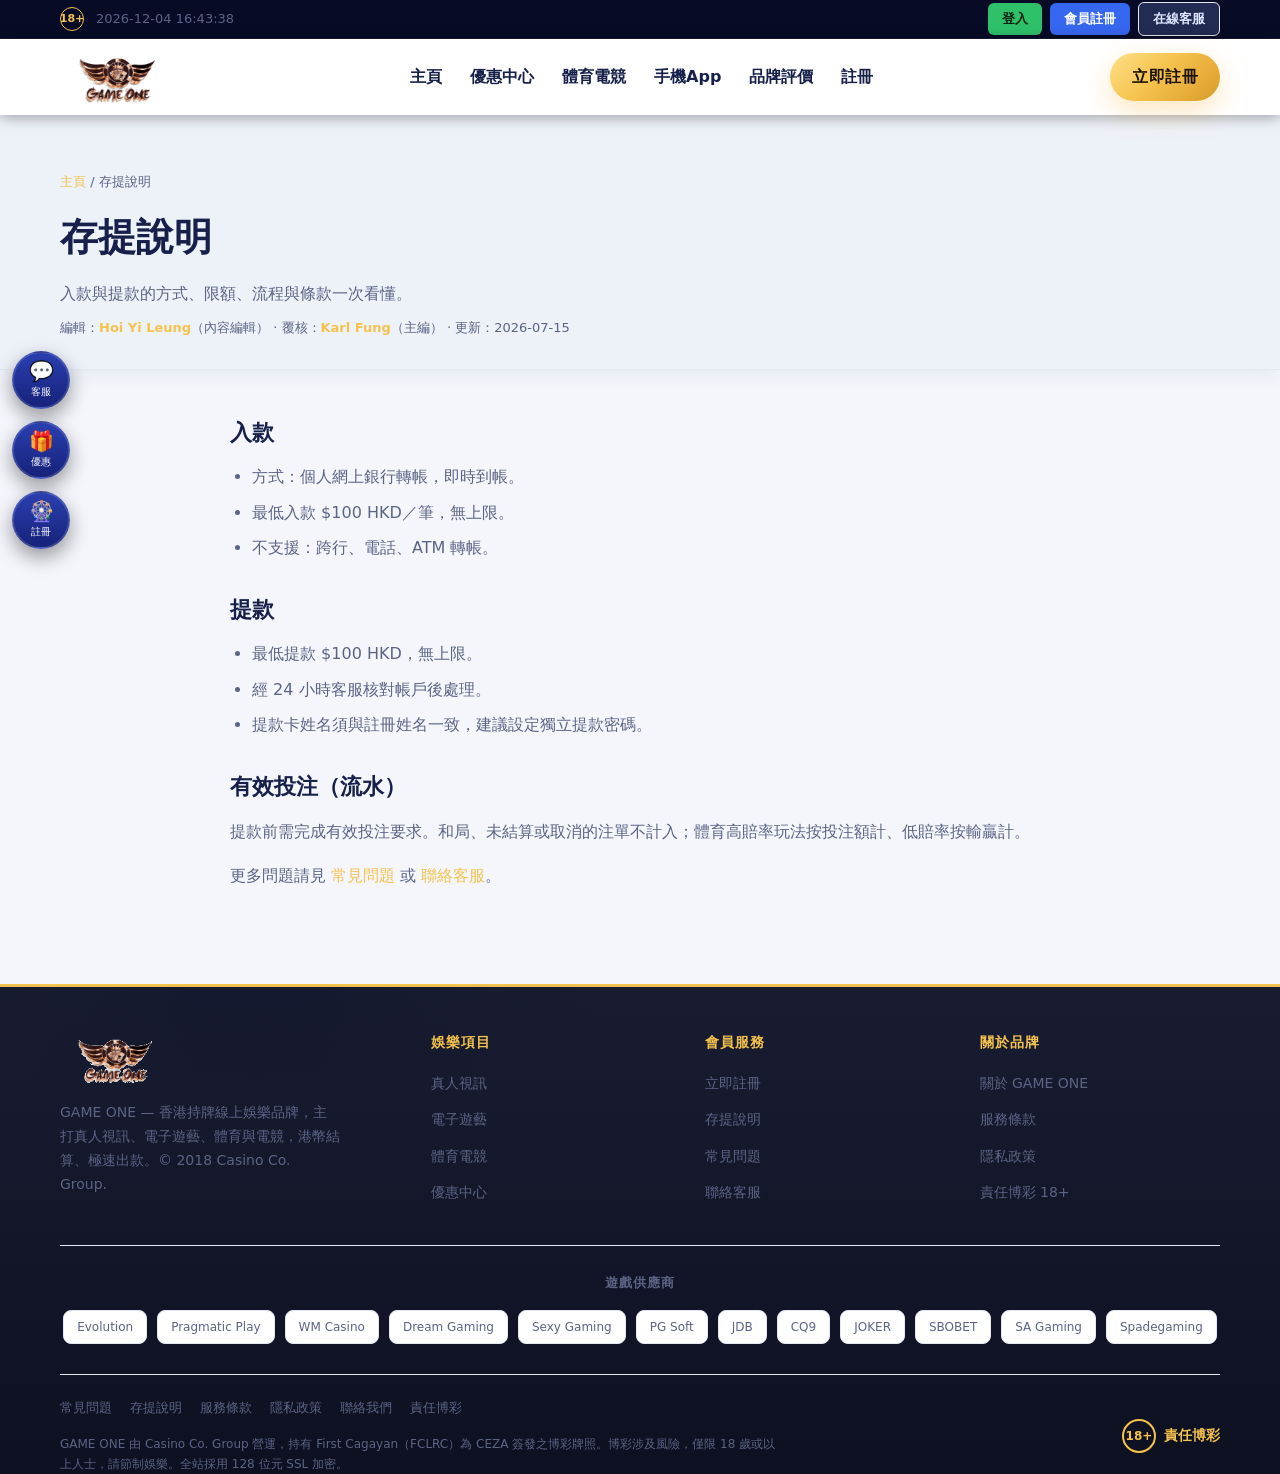
<file: banking/index.html>
<!DOCTYPE html>
<html lang="zh-Hant-HK">
<head>
  <meta charset="UTF-8">
  <meta name="viewport" content="width=device-width, initial-scale=1.0">
  <title>存提說明｜入款提款 | GAME ONE</title>
  <meta name="description" content="GAME ONE 存提說明：入款方式與限額、提款流程與條件、有效投注（流水）說明，港幣結算。">
  <meta name="theme-color" content="#070707">
  <link rel="icon" type="image/png" href="/assets/img/favicon.png">
  <link rel="apple-touch-icon" href="/assets/img/favicon.png">
  <link rel="stylesheet" href="/style.css">
  <script type="application/ld+json">
{
 "@context": "https://schema.org",
 "@graph": [
  {
   "@type": [
    "Organization",
    "OnlineBusiness"
   ],
   "@id": "https://gameone-hk.web.app/#organization",
   "name": "GAME ONE",
   "url": "https://gameone-hk.web.app/",
   "logo": {
    "@type": "ImageObject",
    "@id": "https://gameone-hk.web.app/#logo",
    "url": "https://gameone-hk.web.app/assets/img/logo.png",
    "caption": "GAME ONE"
   }
  },
  {
   "@type": "WebSite",
   "@id": "https://gameone-hk.web.app/#website",
   "url": "https://gameone-hk.web.app/",
   "name": "GAME ONE",
   "alternateName": "GAME ONE 香港",
   "description": "GAME ONE 香港持牌線上娛樂：頂級真人視訊、3000+ 電子遊藝、體育電競，128 位元加密、港幣結算、24 小時客服、最高 2.7% 返水。",
   "publisher": {
    "@id": "https://gameone-hk.web.app/#organization"
   },
   "inLanguage": "zh-Hant-HK",
   "copyrightYear": 2018,
   "copyrightHolder": {
    "@type": "Organization",
    "name": "Casino Co. Group"
   }
  },
  {
   "@type": "WebPage",
   "@id": "https://gameone-hk.web.app/banking/#webpage",
   "url": "https://gameone-hk.web.app/banking/",
   "name": "存提說明｜入款提款 | GAME ONE",
   "description": "GAME ONE 存提說明：入款方式與限額、提款流程與條件、有效投注（流水）說明，港幣結算。",
   "inLanguage": "zh-Hant-HK",
   "isPartOf": {
    "@id": "https://gameone-hk.web.app/#website"
   },
   "about": {
    "@id": "https://gameone-hk.web.app/#organization"
   },
   "publisher": {
    "@id": "https://gameone-hk.web.app/#organization"
   },
   "datePublished": "2026-07-14",
   "dateModified": "2026-07-15",
   "breadcrumb": {
    "@id": "https://gameone-hk.web.app/banking/#breadcrumb"
   },
   "author": {
    "@id": "https://gameone-hk.web.app/about-us/#hoi-yi-leung"
   },
   "reviewedBy": {
    "@id": "https://gameone-hk.web.app/about-us/#karl-fung"
   }
  },
  {
   "@type": "BreadcrumbList",
   "@id": "https://gameone-hk.web.app/banking/#breadcrumb",
   "itemListElement": [
    {
     "@type": "ListItem",
     "position": 1,
     "name": "主頁",
     "item": "https://gameone-hk.web.app/"
    },
    {
     "@type": "ListItem",
     "position": 2,
     "name": "存提說明",
     "item": "https://gameone-hk.web.app/banking/"
    }
   ]
  },
  {
   "@type": "Person",
   "@id": "https://gameone-hk.web.app/about-us/#hoi-yi-leung",
   "name": "Hoi Yi Leung",
   "jobTitle": "內容編輯",
   "url": "https://gameone-hk.web.app/about-us/#hoi-yi-leung",
   "sameAs": [
    "https://ee.linkedin.com/in/leunghoiyi"
   ],
   "worksFor": {
    "@id": "https://gameone-hk.web.app/#organization"
   }
  },
  {
   "@type": "Person",
   "@id": "https://gameone-hk.web.app/about-us/#karl-fung",
   "name": "Karl Fung",
   "jobTitle": "主編",
   "url": "https://gameone-hk.web.app/about-us/#karl-fung",
   "sameAs": [
    "https://hk.linkedin.com/in/karlfung"
   ],
   "worksFor": {
    "@id": "https://gameone-hk.web.app/#organization"
   }
  }
 ]
}
  </script>
</head>
<body class="light">
  <div class="topbar"><div class="container topbar-in">
    <div class="tb-left"><span class="tb-18">18+</span><span class="tb-time" id="tbTime">&nbsp;</span></div>
    <div class="tb-right">
      <a href="https://g1vip.com/play-and-win/" class="tb-btn login" target="_blank" rel="nofollow noopener">登入</a>
      <a href="/register/" class="tb-btn reg">會員註冊</a>
      <a href="/contact/" class="tb-btn cs">在線客服</a>
    </div>
  </div></div>
  <header class="site-header"><div class="container nav">
    <a class="logo" href="/" aria-label="GAME ONE 首頁"><img src="/assets/img/logo.png" alt="GAME ONE"></a>
    <nav><ul class="nav-links" id="navLinks">
      <li><a href="/">主頁</a></li>
      <li><a href="/bonus/">優惠中心</a></li>
      <li><a href="/esports/">體育電競</a></li>
      <li><a href="/app/">手機App</a></li>
      <li><a href="/review/">品牌評價</a></li>
      <li><a href="/register/">註冊</a></li>
    </ul></nav>
    <a href="/register/" class="btn btn-gold btn-reg-top">立即註冊</a>
    <button class="nav-toggle" id="navToggle" aria-label="選單">☰</button>
  </div></header>
  <div class="side-rail">
    <a class="sr" href="https://g1vip.com/play-and-win/" target="_blank" rel="nofollow noopener" title="在線客服"><span>💬</span><small>客服</small></a>
    <a class="sr" href="/bonus/" title="優惠中心"><span>🎁</span><small>優惠</small></a>
    <a class="sr" href="/register/" title="會員註冊"><span>🎡</span><small>註冊</small></a>
  </div>
  <div class="mbar">
    <a href="https://g1vip.com/play-and-win/" target="_blank" rel="nofollow noopener">登入</a>
    <a href="/register/" class="reg">會員註冊</a>
    <a href="/contact/">客服</a>
  </div>
  <main id="main">
  <section class="doc-head"><div class="container"><div class="breadcrumb"><a href="/">主頁</a> / 存提說明</div><h1>存提說明</h1><p>入款與提款的方式、限額、流程與條款一次看懂。</p><div class="byline">編輯：<a href="/about-us/#hoi-yi-leung">Hoi Yi Leung</a>（內容編輯） · 覆核：<a href="/about-us/#karl-fung">Karl Fung</a>（主編） · 更新：2026-07-15</div></div></section>
  <div class="doc"><div class="container"><h2>入款</h2><ul><li>方式：個人網上銀行轉帳，即時到帳。</li><li>最低入款 $100 HKD／筆，無上限。</li><li>不支援：跨行、電話、ATM 轉帳。</li></ul>
<h2>提款</h2><ul><li>最低提款 $100 HKD，無上限。</li><li>經 24 小時客服核對帳戶後處理。</li><li>提款卡姓名須與註冊姓名一致，建議設定獨立提款密碼。</li></ul>
<h2>有效投注（流水）</h2><p>提款前需完成有效投注要求。和局、未結算或取消的注單不計入；體育高賠率玩法按投注額計、低賠率按輸贏計。</p>
<p>更多問題請見 <a href="/faq/">常見問題</a> 或 <a href="/contact/">聯絡客服</a>。</p></div></div>
  </main>
  <footer class="site-footer"><div class="container">
    <div class="footer-top">
      <div class="footer-brand">
        <img src="/assets/img/logo.png" alt="GAME ONE" style="height:54px;width:auto;">
        <p>GAME ONE — 香港持牌線上娛樂品牌，主打真人視訊、電子遊藝、體育與電競，港幣結算、極速出款。© 2018 Casino Co. Group.</p>
      </div>
      <div class="footer-col"><h2>娛樂項目</h2><ul>
        <li><a href="/">真人視訊</a></li><li><a href="/">電子遊藝</a></li>
        <li><a href="/esports/">體育電競</a></li><li><a href="/bonus/">優惠中心</a></li>
      </ul></div>
      <div class="footer-col"><h2>會員服務</h2><ul>
        <li><a href="/register/">立即註冊</a></li><li><a href="/banking/">存提說明</a></li>
        <li><a href="/faq/">常見問題</a></li><li><a href="/contact/">聯絡客服</a></li>
      </ul></div>
      <div class="footer-col"><h2>關於品牌</h2><ul>
        <li><a href="/about-us/">關於 GAME ONE</a></li><li><a href="/terms/">服務條款</a></li>
        <li><a href="/privacy/">隱私政策</a></li><li><a href="/responsible/">責任博彩 18+</a></li>
      </ul></div>
    </div>
    <div class="partners"><h2>遊戲供應商</h2><div class="partners-row">
      <span>Evolution</span><span>Pragmatic Play</span><span>WM Casino</span><span>Dream Gaming</span>
      <span>Sexy Gaming</span><span>PG Soft</span><span>JDB</span><span>CQ9</span>
      <span>JOKER</span><span>SBOBET</span><span>SA Gaming</span><span>Spadegaming</span>
    </div></div>
    <div class="footer-bottom">
      <div class="foot-inner">
        <div class="footer-links">
          <a href="/faq/">常見問題</a><a href="/banking/">存提說明</a><a href="/terms/">服務條款</a><a href="/privacy/">隱私政策</a><a href="/contact/">聯絡我們</a><a href="/responsible/">責任博彩</a>
        </div>
        <p class="legal">GAME ONE 由 Casino Co. Group 營運，持有 First Cagayan（FCLRC）為 CEZA 簽發之博彩牌照。博彩涉及風險，僅限 18 歲或以上人士，請節制娛樂。全站採用 128 位元 SSL 加密。</p>
      </div>
      <span class="age"><span class="badge18">18+</span> 責任博彩</span>
    </div>
  </div></footer>
  <script>
    var nt=document.getElementById('navToggle');
    if(nt) nt.addEventListener('click',function(){document.body.classList.toggle('menu-open');});
    document.querySelectorAll('#navLinks a').forEach(function(a){a.addEventListener('click',function(){document.body.classList.remove('menu-open');});});
    var navEl=document.querySelector('.nav nav');
    if(navEl) navEl.addEventListener('click',function(e){if(e.target===navEl)document.body.classList.remove('menu-open');});
    (function(){var el=document.getElementById('tbTime');if(!el)return;function p(n){return(n<10?'0':'')+n;}
      function tick(){var d=new Date();el.textContent=d.getFullYear()+'-'+p(d.getMonth()+1)+'-'+p(d.getDate())+' '+p(d.getHours())+':'+p(d.getMinutes())+':'+p(d.getSeconds());}
      tick();setInterval(tick,1000);})();
    (function(){var bm=document.getElementById('bmodal');if(!bm)return;
      function close(){bm.classList.remove('on');document.body.style.overflow='';}
      function esc(s){var d=document.createElement('div');d.textContent=s||'';return d.innerHTML;}
      document.querySelectorAll('.bbanner').forEach(function(c){c.addEventListener('click',function(){
        document.getElementById('bmodalImg').src=c.getAttribute('data-img');
        document.getElementById('bmodalTitle').textContent=c.getAttribute('data-title');
        document.getElementById('bmodalMeta').innerHTML=
          '<div class="bd-row"><b>活動對象</b><span>'+esc(c.getAttribute('data-target'))+'</span></div>'+
          '<div class="bd-row"><b>活動時間</b><span>'+esc(c.getAttribute('data-time'))+'</span></div>'+
          '<div class="bd-row"><b>活動內容</b><span>'+esc(c.getAttribute('data-content'))+'</span></div>'+
          '<div class="bd-row"><b>活動規則</b><span>'+esc(c.getAttribute('data-rules'))+'</span></div>';
        bm.classList.add('on');document.body.style.overflow='hidden';});});
      document.getElementById('bmodalX').addEventListener('click',close);
      bm.addEventListener('click',function(e){if(e.target===bm)close();});})();
  </script>
</body>
</html>
</file>
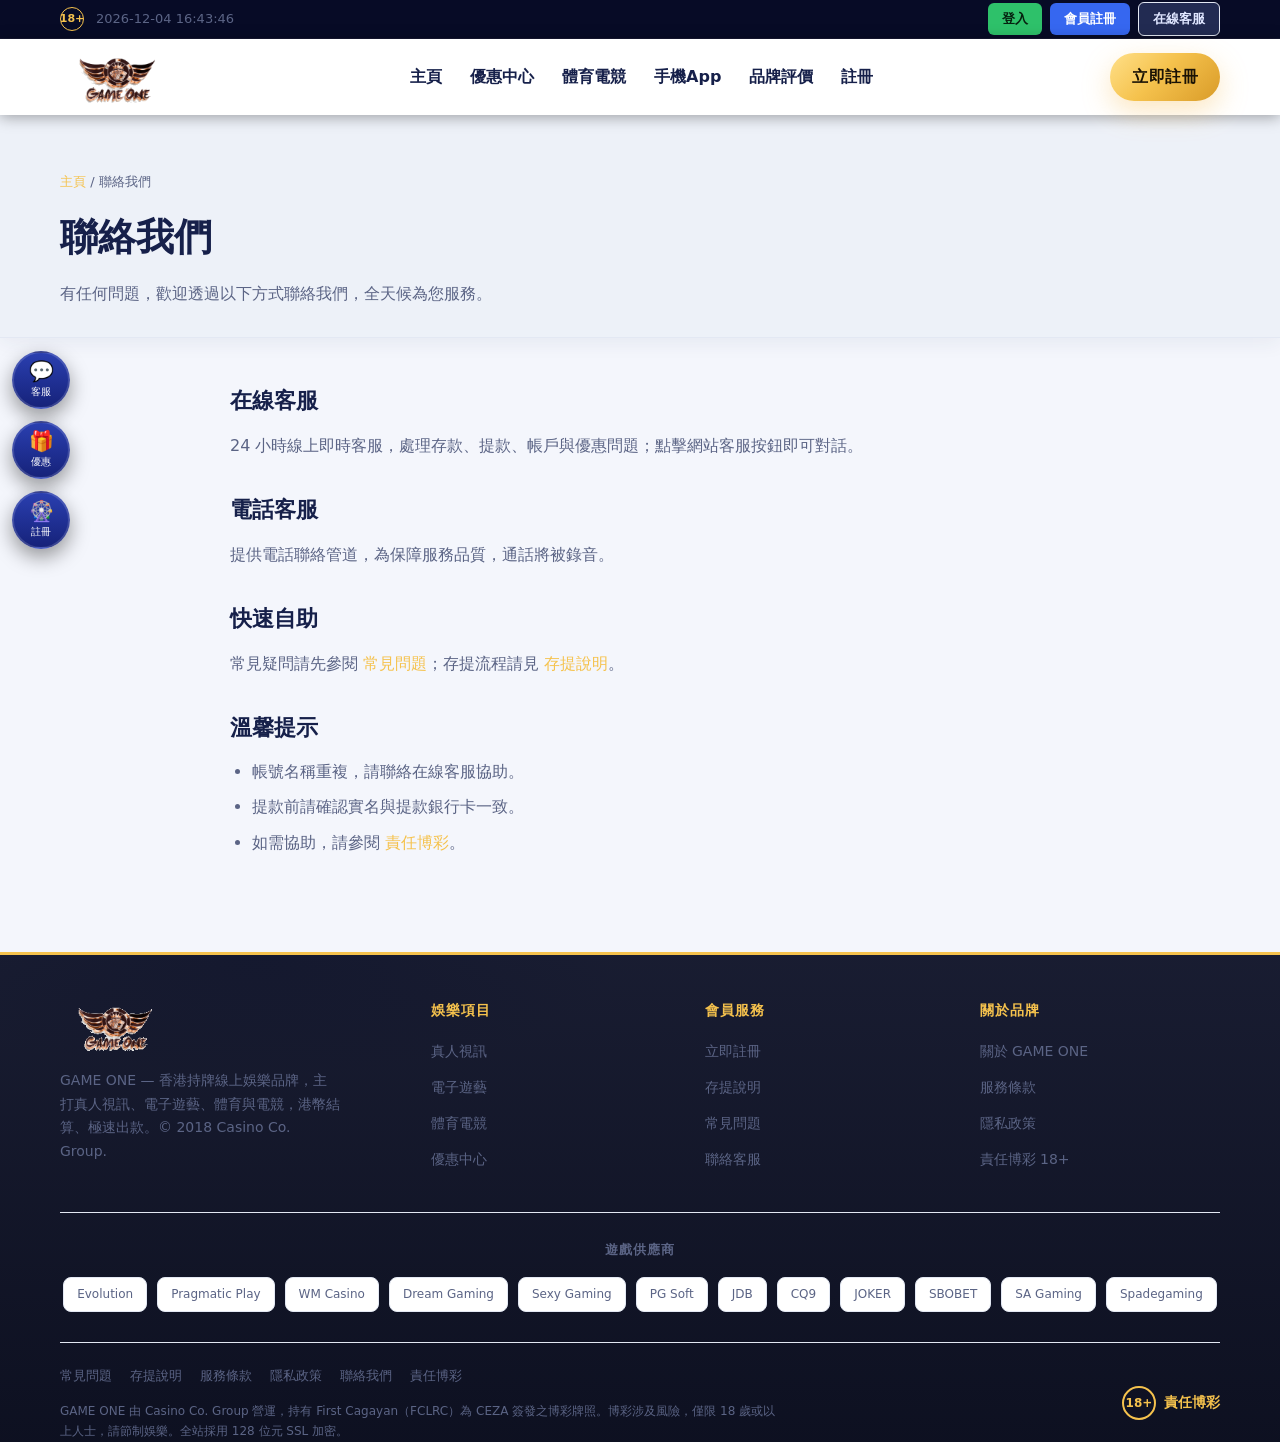
<file: contact/index.html>
<!DOCTYPE html>
<html lang="zh-Hant-HK">
<head>
  <meta charset="UTF-8">
  <meta name="viewport" content="width=device-width, initial-scale=1.0">
  <title>聯絡我們｜24 小時客服 | GAME ONE</title>
  <meta name="description" content="GAME ONE 聯絡方式：24 小時在線客服與電話客服，帳戶、存提、優惠問題即時協助。">
  <meta name="theme-color" content="#070707">
  <link rel="icon" type="image/png" href="/assets/img/favicon.png">
  <link rel="apple-touch-icon" href="/assets/img/favicon.png">
  <link rel="stylesheet" href="/style.css">
  <script type="application/ld+json">
{
 "@context": "https://schema.org",
 "@graph": [
  {
   "@type": [
    "Organization",
    "OnlineBusiness"
   ],
   "@id": "https://gameone-hk.web.app/#organization",
   "name": "GAME ONE",
   "url": "https://gameone-hk.web.app/",
   "logo": {
    "@type": "ImageObject",
    "@id": "https://gameone-hk.web.app/#logo",
    "url": "https://gameone-hk.web.app/assets/img/logo.png",
    "caption": "GAME ONE"
   },
   "contactPoint": {
    "@type": "ContactPoint",
    "contactType": "customer service",
    "availableLanguage": [
     "zh-Hant",
     "yue",
     "en"
    ],
    "hoursAvailable": {
     "@type": "OpeningHoursSpecification",
     "dayOfWeek": [
      "Monday",
      "Tuesday",
      "Wednesday",
      "Thursday",
      "Friday",
      "Saturday",
      "Sunday"
     ],
     "opens": "00:00",
     "closes": "23:59"
    },
    "url": "https://gameone-hk.web.app/contact/"
   }
  },
  {
   "@type": "WebSite",
   "@id": "https://gameone-hk.web.app/#website",
   "url": "https://gameone-hk.web.app/",
   "name": "GAME ONE",
   "alternateName": "GAME ONE 香港",
   "description": "GAME ONE 香港持牌線上娛樂：頂級真人視訊、3000+ 電子遊藝、體育電競，128 位元加密、港幣結算、24 小時客服、最高 2.7% 返水。",
   "publisher": {
    "@id": "https://gameone-hk.web.app/#organization"
   },
   "inLanguage": "zh-Hant-HK",
   "copyrightYear": 2018,
   "copyrightHolder": {
    "@type": "Organization",
    "name": "Casino Co. Group"
   }
  },
  {
   "@type": "ContactPage",
   "@id": "https://gameone-hk.web.app/contact/#webpage",
   "url": "https://gameone-hk.web.app/contact/",
   "name": "聯絡我們｜24 小時客服 | GAME ONE",
   "description": "GAME ONE 聯絡方式：24 小時在線客服與電話客服，帳戶、存提、優惠問題即時協助。",
   "inLanguage": "zh-Hant-HK",
   "isPartOf": {
    "@id": "https://gameone-hk.web.app/#website"
   },
   "about": {
    "@id": "https://gameone-hk.web.app/#organization"
   },
   "publisher": {
    "@id": "https://gameone-hk.web.app/#organization"
   },
   "datePublished": "2026-07-14",
   "dateModified": "2026-07-15",
   "breadcrumb": {
    "@id": "https://gameone-hk.web.app/contact/#breadcrumb"
   },
   "author": {
    "@id": "https://gameone-hk.web.app/#organization"
   },
   "mainEntity": {
    "@id": "https://gameone-hk.web.app/#organization"
   }
  },
  {
   "@type": "BreadcrumbList",
   "@id": "https://gameone-hk.web.app/contact/#breadcrumb",
   "itemListElement": [
    {
     "@type": "ListItem",
     "position": 1,
     "name": "主頁",
     "item": "https://gameone-hk.web.app/"
    },
    {
     "@type": "ListItem",
     "position": 2,
     "name": "聯絡我們",
     "item": "https://gameone-hk.web.app/contact/"
    }
   ]
  }
 ]
}
  </script>
</head>
<body class="light">
  <div class="topbar"><div class="container topbar-in">
    <div class="tb-left"><span class="tb-18">18+</span><span class="tb-time" id="tbTime">&nbsp;</span></div>
    <div class="tb-right">
      <a href="https://g1vip.com/play-and-win/" class="tb-btn login" target="_blank" rel="nofollow noopener">登入</a>
      <a href="/register/" class="tb-btn reg">會員註冊</a>
      <a href="/contact/" class="tb-btn cs">在線客服</a>
    </div>
  </div></div>
  <header class="site-header"><div class="container nav">
    <a class="logo" href="/" aria-label="GAME ONE 首頁"><img src="/assets/img/logo.png" alt="GAME ONE"></a>
    <nav><ul class="nav-links" id="navLinks">
      <li><a href="/">主頁</a></li>
      <li><a href="/bonus/">優惠中心</a></li>
      <li><a href="/esports/">體育電競</a></li>
      <li><a href="/app/">手機App</a></li>
      <li><a href="/review/">品牌評價</a></li>
      <li><a href="/register/">註冊</a></li>
    </ul></nav>
    <a href="/register/" class="btn btn-gold btn-reg-top">立即註冊</a>
    <button class="nav-toggle" id="navToggle" aria-label="選單">☰</button>
  </div></header>
  <div class="side-rail">
    <a class="sr" href="https://g1vip.com/play-and-win/" target="_blank" rel="nofollow noopener" title="在線客服"><span>💬</span><small>客服</small></a>
    <a class="sr" href="/bonus/" title="優惠中心"><span>🎁</span><small>優惠</small></a>
    <a class="sr" href="/register/" title="會員註冊"><span>🎡</span><small>註冊</small></a>
  </div>
  <div class="mbar">
    <a href="https://g1vip.com/play-and-win/" target="_blank" rel="nofollow noopener">登入</a>
    <a href="/register/" class="reg">會員註冊</a>
    <a href="/contact/">客服</a>
  </div>
  <main id="main">
  <section class="doc-head"><div class="container"><div class="breadcrumb"><a href="/">主頁</a> / 聯絡我們</div><h1>聯絡我們</h1><p>有任何問題，歡迎透過以下方式聯絡我們，全天候為您服務。</p></div></section>
  <div class="doc"><div class="container"><h2>在線客服</h2><p>24 小時線上即時客服，處理存款、提款、帳戶與優惠問題；點擊網站客服按鈕即可對話。</p>
<h2>電話客服</h2><p>提供電話聯絡管道，為保障服務品質，通話將被錄音。</p>
<h2>快速自助</h2><p>常見疑問請先參閱 <a href="/faq/">常見問題</a>；存提流程請見 <a href="/banking/">存提說明</a>。</p>
<h2>溫馨提示</h2><ul><li>帳號名稱重複，請聯絡在線客服協助。</li><li>提款前請確認實名與提款銀行卡一致。</li><li>如需協助，請參閱 <a href="/responsible/">責任博彩</a>。</li></ul></div></div>
  </main>
  <footer class="site-footer"><div class="container">
    <div class="footer-top">
      <div class="footer-brand">
        <img src="/assets/img/logo.png" alt="GAME ONE" style="height:54px;width:auto;">
        <p>GAME ONE — 香港持牌線上娛樂品牌，主打真人視訊、電子遊藝、體育與電競，港幣結算、極速出款。© 2018 Casino Co. Group.</p>
      </div>
      <div class="footer-col"><h2>娛樂項目</h2><ul>
        <li><a href="/">真人視訊</a></li><li><a href="/">電子遊藝</a></li>
        <li><a href="/esports/">體育電競</a></li><li><a href="/bonus/">優惠中心</a></li>
      </ul></div>
      <div class="footer-col"><h2>會員服務</h2><ul>
        <li><a href="/register/">立即註冊</a></li><li><a href="/banking/">存提說明</a></li>
        <li><a href="/faq/">常見問題</a></li><li><a href="/contact/">聯絡客服</a></li>
      </ul></div>
      <div class="footer-col"><h2>關於品牌</h2><ul>
        <li><a href="/about-us/">關於 GAME ONE</a></li><li><a href="/terms/">服務條款</a></li>
        <li><a href="/privacy/">隱私政策</a></li><li><a href="/responsible/">責任博彩 18+</a></li>
      </ul></div>
    </div>
    <div class="partners"><h2>遊戲供應商</h2><div class="partners-row">
      <span>Evolution</span><span>Pragmatic Play</span><span>WM Casino</span><span>Dream Gaming</span>
      <span>Sexy Gaming</span><span>PG Soft</span><span>JDB</span><span>CQ9</span>
      <span>JOKER</span><span>SBOBET</span><span>SA Gaming</span><span>Spadegaming</span>
    </div></div>
    <div class="footer-bottom">
      <div class="foot-inner">
        <div class="footer-links">
          <a href="/faq/">常見問題</a><a href="/banking/">存提說明</a><a href="/terms/">服務條款</a><a href="/privacy/">隱私政策</a><a href="/contact/">聯絡我們</a><a href="/responsible/">責任博彩</a>
        </div>
        <p class="legal">GAME ONE 由 Casino Co. Group 營運，持有 First Cagayan（FCLRC）為 CEZA 簽發之博彩牌照。博彩涉及風險，僅限 18 歲或以上人士，請節制娛樂。全站採用 128 位元 SSL 加密。</p>
      </div>
      <span class="age"><span class="badge18">18+</span> 責任博彩</span>
    </div>
  </div></footer>
  <script>
    var nt=document.getElementById('navToggle');
    if(nt) nt.addEventListener('click',function(){document.body.classList.toggle('menu-open');});
    document.querySelectorAll('#navLinks a').forEach(function(a){a.addEventListener('click',function(){document.body.classList.remove('menu-open');});});
    var navEl=document.querySelector('.nav nav');
    if(navEl) navEl.addEventListener('click',function(e){if(e.target===navEl)document.body.classList.remove('menu-open');});
    (function(){var el=document.getElementById('tbTime');if(!el)return;function p(n){return(n<10?'0':'')+n;}
      function tick(){var d=new Date();el.textContent=d.getFullYear()+'-'+p(d.getMonth()+1)+'-'+p(d.getDate())+' '+p(d.getHours())+':'+p(d.getMinutes())+':'+p(d.getSeconds());}
      tick();setInterval(tick,1000);})();
    (function(){var bm=document.getElementById('bmodal');if(!bm)return;
      function close(){bm.classList.remove('on');document.body.style.overflow='';}
      function esc(s){var d=document.createElement('div');d.textContent=s||'';return d.innerHTML;}
      document.querySelectorAll('.bbanner').forEach(function(c){c.addEventListener('click',function(){
        document.getElementById('bmodalImg').src=c.getAttribute('data-img');
        document.getElementById('bmodalTitle').textContent=c.getAttribute('data-title');
        document.getElementById('bmodalMeta').innerHTML=
          '<div class="bd-row"><b>活動對象</b><span>'+esc(c.getAttribute('data-target'))+'</span></div>'+
          '<div class="bd-row"><b>活動時間</b><span>'+esc(c.getAttribute('data-time'))+'</span></div>'+
          '<div class="bd-row"><b>活動內容</b><span>'+esc(c.getAttribute('data-content'))+'</span></div>'+
          '<div class="bd-row"><b>活動規則</b><span>'+esc(c.getAttribute('data-rules'))+'</span></div>';
        bm.classList.add('on');document.body.style.overflow='hidden';});});
      document.getElementById('bmodalX').addEventListener('click',close);
      bm.addEventListener('click',function(e){if(e.target===bm)close();});})();
  </script>
</body>
</html>
</file>
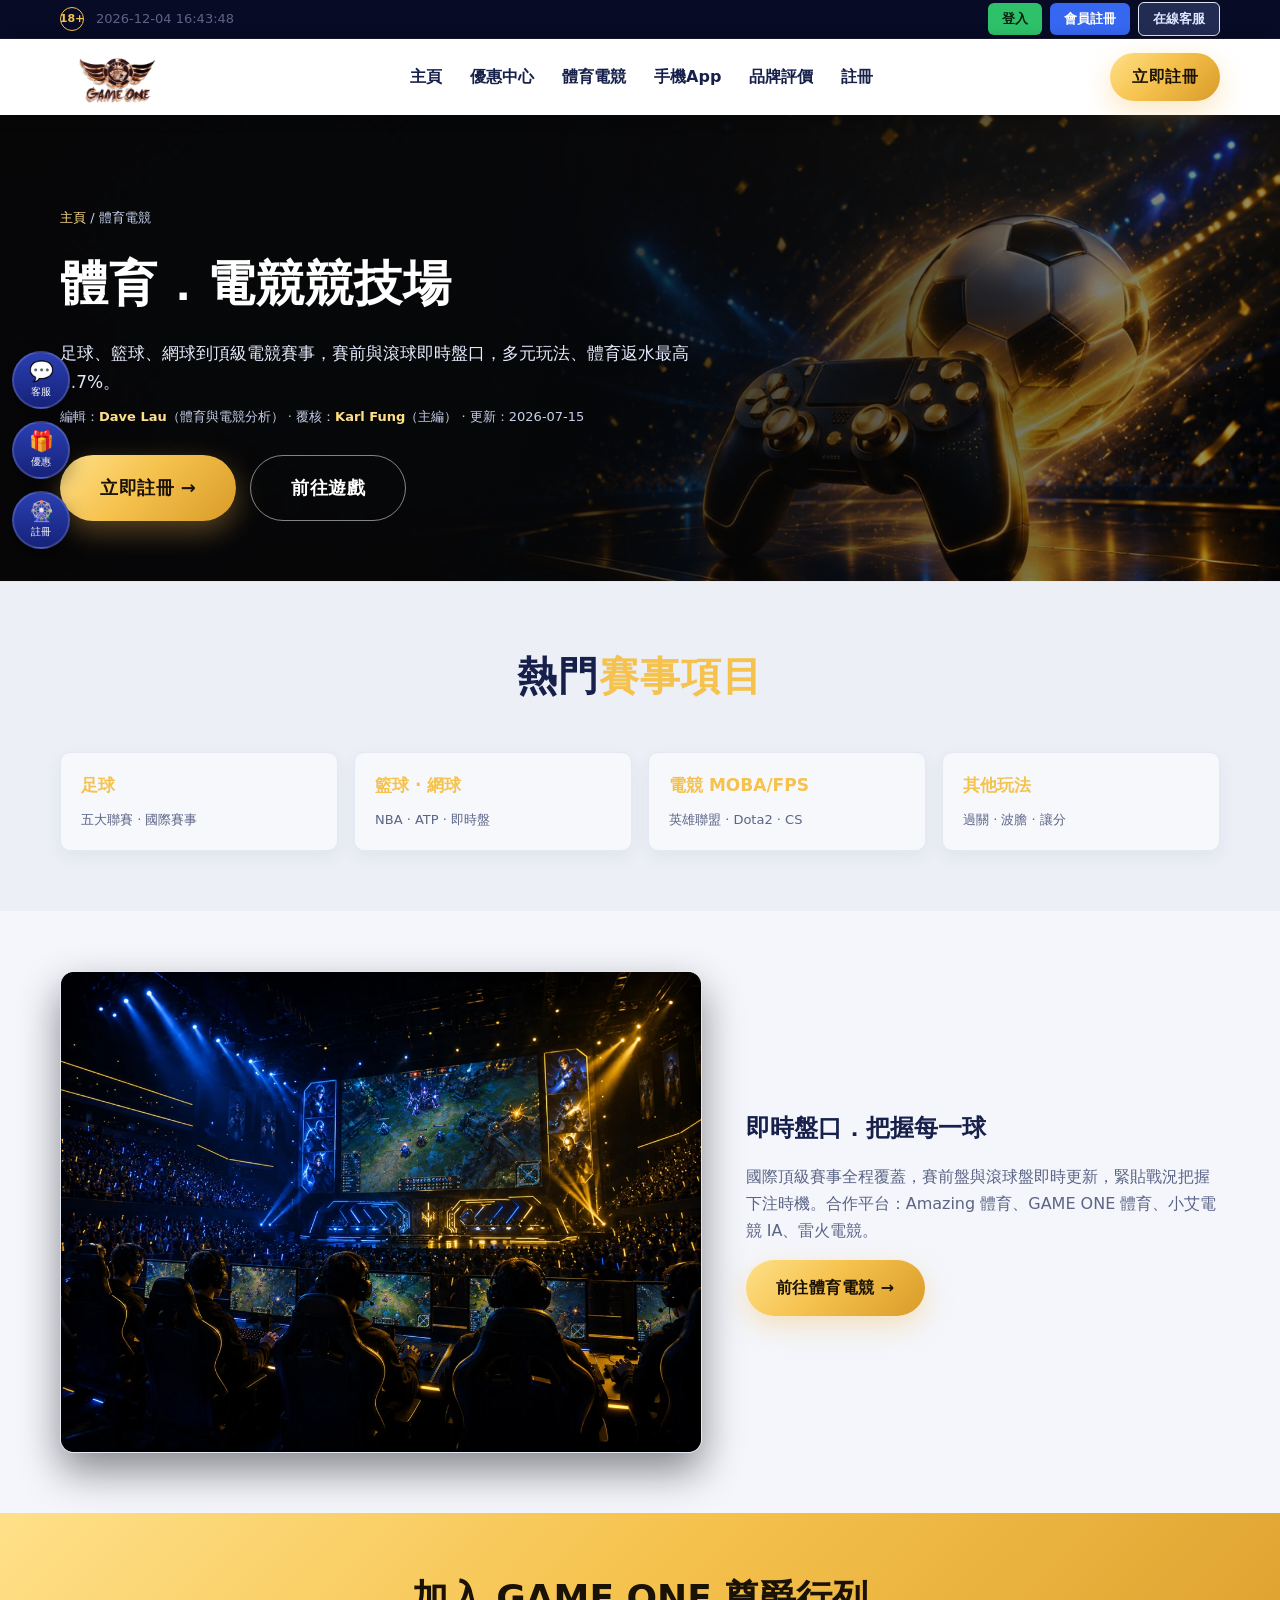
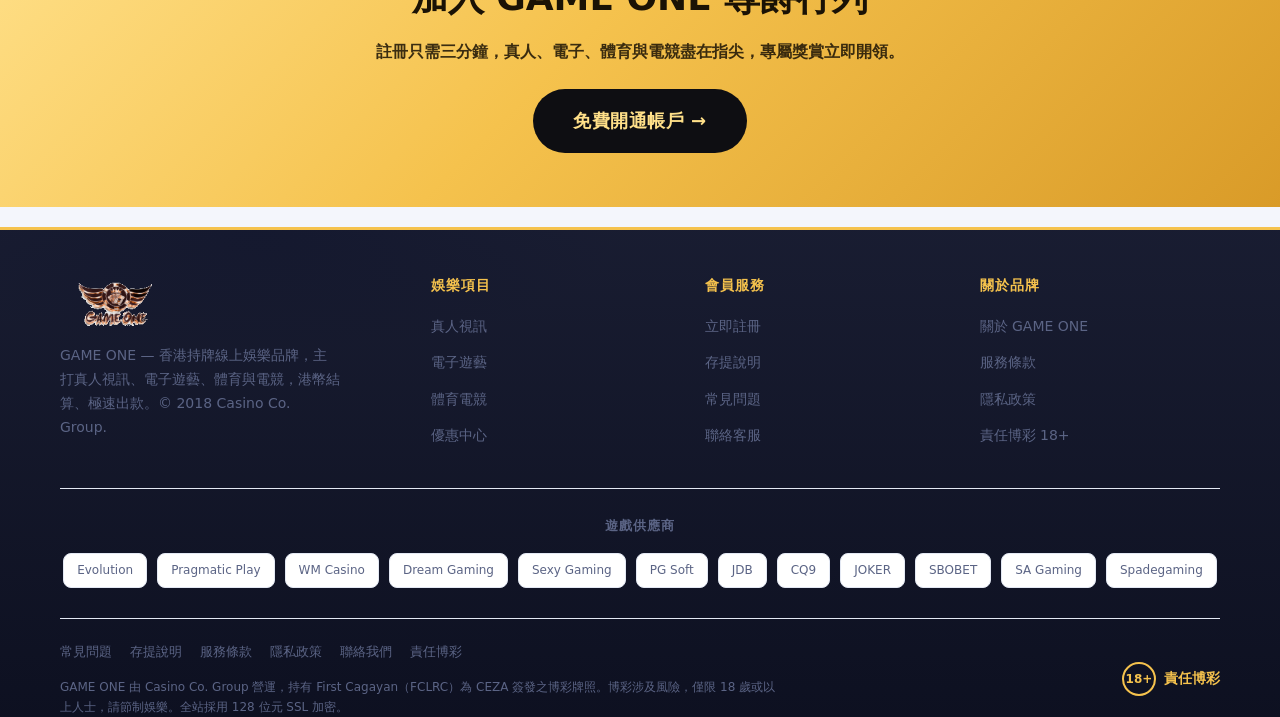
<file: esports/index.html>
<!DOCTYPE html>
<html lang="zh-Hant-HK">
<head>
  <meta charset="UTF-8">
  <meta name="viewport" content="width=device-width, initial-scale=1.0">
  <title>體育電競｜即時盤口 · 最高2.7%返水 | GAME ONE</title>
  <meta name="description" content="GAME ONE 體育電競：足球、籃球、網球與英雄聯盟、Dota2、CS 等賽事，賽前與滾球即時盤口，返水最高 2.7%。">
  <meta name="theme-color" content="#070707">
  <link rel="icon" type="image/png" href="/assets/img/favicon.png">
  <link rel="apple-touch-icon" href="/assets/img/favicon.png">
  <link rel="stylesheet" href="/style.css">
  <script type="application/ld+json">
{
 "@context": "https://schema.org",
 "@graph": [
  {
   "@type": [
    "Organization",
    "OnlineBusiness"
   ],
   "@id": "https://gameone-hk.web.app/#organization",
   "name": "GAME ONE",
   "url": "https://gameone-hk.web.app/",
   "logo": {
    "@type": "ImageObject",
    "@id": "https://gameone-hk.web.app/#logo",
    "url": "https://gameone-hk.web.app/assets/img/logo.png",
    "caption": "GAME ONE"
   }
  },
  {
   "@type": "WebSite",
   "@id": "https://gameone-hk.web.app/#website",
   "url": "https://gameone-hk.web.app/",
   "name": "GAME ONE",
   "alternateName": "GAME ONE 香港",
   "description": "GAME ONE 香港持牌線上娛樂：頂級真人視訊、3000+ 電子遊藝、體育電競，128 位元加密、港幣結算、24 小時客服、最高 2.7% 返水。",
   "publisher": {
    "@id": "https://gameone-hk.web.app/#organization"
   },
   "inLanguage": "zh-Hant-HK",
   "copyrightYear": 2018,
   "copyrightHolder": {
    "@type": "Organization",
    "name": "Casino Co. Group"
   }
  },
  {
   "@type": "WebPage",
   "@id": "https://gameone-hk.web.app/esports/#webpage",
   "url": "https://gameone-hk.web.app/esports/",
   "name": "體育電競｜即時盤口 · 最高2.7%返水 | GAME ONE",
   "description": "GAME ONE 體育電競：足球、籃球、網球與英雄聯盟、Dota2、CS 等賽事，賽前與滾球即時盤口，返水最高 2.7%。",
   "inLanguage": "zh-Hant-HK",
   "isPartOf": {
    "@id": "https://gameone-hk.web.app/#website"
   },
   "about": {
    "@id": "https://gameone-hk.web.app/#organization"
   },
   "publisher": {
    "@id": "https://gameone-hk.web.app/#organization"
   },
   "datePublished": "2026-07-14",
   "dateModified": "2026-07-15",
   "breadcrumb": {
    "@id": "https://gameone-hk.web.app/esports/#breadcrumb"
   },
   "primaryImageOfPage": {
    "@type": "ImageObject",
    "@id": "https://gameone-hk.web.app/esports/#primaryimage",
    "url": "https://gameone-hk.web.app/assets/img/esports-hero2.webp"
   },
   "image": {
    "@id": "https://gameone-hk.web.app/esports/#primaryimage"
   },
   "author": {
    "@id": "https://gameone-hk.web.app/about-us/#dave-lau"
   },
   "reviewedBy": {
    "@id": "https://gameone-hk.web.app/about-us/#karl-fung"
   },
   "mainEntity": {
    "@id": "https://gameone-hk.web.app/esports/#categories"
   }
  },
  {
   "@type": "BreadcrumbList",
   "@id": "https://gameone-hk.web.app/esports/#breadcrumb",
   "itemListElement": [
    {
     "@type": "ListItem",
     "position": 1,
     "name": "主頁",
     "item": "https://gameone-hk.web.app/"
    },
    {
     "@type": "ListItem",
     "position": 2,
     "name": "體育電競",
     "item": "https://gameone-hk.web.app/esports/"
    }
   ]
  },
  {
   "@type": "Person",
   "@id": "https://gameone-hk.web.app/about-us/#dave-lau",
   "name": "Dave Lau",
   "jobTitle": "體育與電競分析",
   "url": "https://gameone-hk.web.app/about-us/#dave-lau",
   "sameAs": [
    "https://hk.linkedin.com/in/davelauks"
   ],
   "worksFor": {
    "@id": "https://gameone-hk.web.app/#organization"
   }
  },
  {
   "@type": "Person",
   "@id": "https://gameone-hk.web.app/about-us/#karl-fung",
   "name": "Karl Fung",
   "jobTitle": "主編",
   "url": "https://gameone-hk.web.app/about-us/#karl-fung",
   "sameAs": [
    "https://hk.linkedin.com/in/karlfung"
   ],
   "worksFor": {
    "@id": "https://gameone-hk.web.app/#organization"
   }
  },
  {
   "@type": "ItemList",
   "@id": "https://gameone-hk.web.app/esports/#categories",
   "name": "熱門賽事項目",
   "numberOfItems": 4,
   "itemListElement": [
    {
     "@type": "ListItem",
     "position": 1,
     "name": "足球",
     "description": "五大聯賽 · 國際賽事"
    },
    {
     "@type": "ListItem",
     "position": 2,
     "name": "籃球 · 網球",
     "description": "NBA · ATP · 即時盤"
    },
    {
     "@type": "ListItem",
     "position": 3,
     "name": "電競 MOBA/FPS",
     "description": "英雄聯盟 · Dota2 · CS"
    },
    {
     "@type": "ListItem",
     "position": 4,
     "name": "其他玩法",
     "description": "過關 · 波膽 · 讓分"
    }
   ]
  }
 ]
}
  </script>
</head>
<body class="light">
  <div class="topbar"><div class="container topbar-in">
    <div class="tb-left"><span class="tb-18">18+</span><span class="tb-time" id="tbTime">&nbsp;</span></div>
    <div class="tb-right">
      <a href="https://g1vip.com/play-and-win/" class="tb-btn login" target="_blank" rel="nofollow noopener">登入</a>
      <a href="/register/" class="tb-btn reg">會員註冊</a>
      <a href="/contact/" class="tb-btn cs">在線客服</a>
    </div>
  </div></div>
  <header class="site-header"><div class="container nav">
    <a class="logo" href="/" aria-label="GAME ONE 首頁"><img src="/assets/img/logo.png" alt="GAME ONE"></a>
    <nav><ul class="nav-links" id="navLinks">
      <li><a href="/">主頁</a></li>
      <li><a href="/bonus/">優惠中心</a></li>
      <li><a href="/esports/">體育電競</a></li>
      <li><a href="/app/">手機App</a></li>
      <li><a href="/review/">品牌評價</a></li>
      <li><a href="/register/">註冊</a></li>
    </ul></nav>
    <a href="/register/" class="btn btn-gold btn-reg-top">立即註冊</a>
    <button class="nav-toggle" id="navToggle" aria-label="選單">☰</button>
  </div></header>
  <div class="side-rail">
    <a class="sr" href="https://g1vip.com/play-and-win/" target="_blank" rel="nofollow noopener" title="在線客服"><span>💬</span><small>客服</small></a>
    <a class="sr" href="/bonus/" title="優惠中心"><span>🎁</span><small>優惠</small></a>
    <a class="sr" href="/register/" title="會員註冊"><span>🎡</span><small>註冊</small></a>
  </div>
  <div class="mbar">
    <a href="https://g1vip.com/play-and-win/" target="_blank" rel="nofollow noopener">登入</a>
    <a href="/register/" class="reg">會員註冊</a>
    <a href="/contact/">客服</a>
  </div>
  <main id="main">
  <section class="page-hero" style="--hero:url('/assets/img/esports-hero2.webp')"><div class="container">
      <div class="breadcrumb"><a href="/">主頁</a> / 體育電競</div><h1>體育．電競競技場</h1><p>足球、籃球、網球到頂級電競賽事，賽前與滾球即時盤口，多元玩法、體育返水最高 2.7%。</p><div class="byline">編輯：<a href="/about-us/#dave-lau">Dave Lau</a>（體育與電競分析） · 覆核：<a href="/about-us/#karl-fung">Karl Fung</a>（主編） · 更新：2026-07-15</div><div class="hero-actions"><a href="/register/" class="btn btn-gold btn-lg">立即註冊 →</a><a href="https://g1vip.com/play-and-win/" class="btn btn-ghost btn-lg" target="_blank" rel="nofollow noopener">前往遊戲</a></div>
    </div></section>
  <section class="section"><div class="container">
    <div class="section-head"><h2>熱門<span>賽事項目</span></h2></div>
    <div class="cat-strip">
      <div class="cat"><b>足球</b><span>五大聯賽 · 國際賽事</span></div>
      <div class="cat"><b>籃球 · 網球</b><span>NBA · ATP · 即時盤</span></div>
      <div class="cat"><b>電競 MOBA/FPS</b><span>英雄聯盟 · Dota2 · CS</span></div>
      <div class="cat"><b>其他玩法</b><span>過關 · 波膽 · 讓分</span></div>
    </div>
  </div></section>
  <section class="section"><div class="container"><div class="about-grid"><div class="about-media"><img src="/assets/img/esports-arena2.webp" alt="即時盤口．把握每一球" loading="lazy" style="width:100%;height:100%;object-fit:cover;"></div><div class="about-copy"><h2>即時盤口．把握每一球</h2><p>國際頂級賽事全程覆蓋，賽前盤與滾球盤即時更新，緊貼戰況把握下注時機。合作平台：Amazing 體育、GAME ONE 體育、小艾電競 IA、雷火電競。</p><div class="hero-actions"><a href="https://g1vip.com/play-and-win/" class="btn btn-gold" target="_blank" rel="nofollow noopener">前往體育電競 →</a></div></div></div></div></section>
  <section class="cta-band"><div class="container"><h2>加入 GAME ONE 尊爵行列</h2><p>註冊只需三分鐘，真人、電子、體育與電競盡在指尖，專屬獎賞立即開領。</p><a href="/register/" class="btn btn-lg">免費開通帳戶 →</a></div></section>
  </main>
  <footer class="site-footer"><div class="container">
    <div class="footer-top">
      <div class="footer-brand">
        <img src="/assets/img/logo.png" alt="GAME ONE" style="height:54px;width:auto;">
        <p>GAME ONE — 香港持牌線上娛樂品牌，主打真人視訊、電子遊藝、體育與電競，港幣結算、極速出款。© 2018 Casino Co. Group.</p>
      </div>
      <div class="footer-col"><h2>娛樂項目</h2><ul>
        <li><a href="/">真人視訊</a></li><li><a href="/">電子遊藝</a></li>
        <li><a href="/esports/">體育電競</a></li><li><a href="/bonus/">優惠中心</a></li>
      </ul></div>
      <div class="footer-col"><h2>會員服務</h2><ul>
        <li><a href="/register/">立即註冊</a></li><li><a href="/banking/">存提說明</a></li>
        <li><a href="/faq/">常見問題</a></li><li><a href="/contact/">聯絡客服</a></li>
      </ul></div>
      <div class="footer-col"><h2>關於品牌</h2><ul>
        <li><a href="/about-us/">關於 GAME ONE</a></li><li><a href="/terms/">服務條款</a></li>
        <li><a href="/privacy/">隱私政策</a></li><li><a href="/responsible/">責任博彩 18+</a></li>
      </ul></div>
    </div>
    <div class="partners"><h2>遊戲供應商</h2><div class="partners-row">
      <span>Evolution</span><span>Pragmatic Play</span><span>WM Casino</span><span>Dream Gaming</span>
      <span>Sexy Gaming</span><span>PG Soft</span><span>JDB</span><span>CQ9</span>
      <span>JOKER</span><span>SBOBET</span><span>SA Gaming</span><span>Spadegaming</span>
    </div></div>
    <div class="footer-bottom">
      <div class="foot-inner">
        <div class="footer-links">
          <a href="/faq/">常見問題</a><a href="/banking/">存提說明</a><a href="/terms/">服務條款</a><a href="/privacy/">隱私政策</a><a href="/contact/">聯絡我們</a><a href="/responsible/">責任博彩</a>
        </div>
        <p class="legal">GAME ONE 由 Casino Co. Group 營運，持有 First Cagayan（FCLRC）為 CEZA 簽發之博彩牌照。博彩涉及風險，僅限 18 歲或以上人士，請節制娛樂。全站採用 128 位元 SSL 加密。</p>
      </div>
      <span class="age"><span class="badge18">18+</span> 責任博彩</span>
    </div>
  </div></footer>
  <script>
    var nt=document.getElementById('navToggle');
    if(nt) nt.addEventListener('click',function(){document.body.classList.toggle('menu-open');});
    document.querySelectorAll('#navLinks a').forEach(function(a){a.addEventListener('click',function(){document.body.classList.remove('menu-open');});});
    var navEl=document.querySelector('.nav nav');
    if(navEl) navEl.addEventListener('click',function(e){if(e.target===navEl)document.body.classList.remove('menu-open');});
    (function(){var el=document.getElementById('tbTime');if(!el)return;function p(n){return(n<10?'0':'')+n;}
      function tick(){var d=new Date();el.textContent=d.getFullYear()+'-'+p(d.getMonth()+1)+'-'+p(d.getDate())+' '+p(d.getHours())+':'+p(d.getMinutes())+':'+p(d.getSeconds());}
      tick();setInterval(tick,1000);})();
    (function(){var bm=document.getElementById('bmodal');if(!bm)return;
      function close(){bm.classList.remove('on');document.body.style.overflow='';}
      function esc(s){var d=document.createElement('div');d.textContent=s||'';return d.innerHTML;}
      document.querySelectorAll('.bbanner').forEach(function(c){c.addEventListener('click',function(){
        document.getElementById('bmodalImg').src=c.getAttribute('data-img');
        document.getElementById('bmodalTitle').textContent=c.getAttribute('data-title');
        document.getElementById('bmodalMeta').innerHTML=
          '<div class="bd-row"><b>活動對象</b><span>'+esc(c.getAttribute('data-target'))+'</span></div>'+
          '<div class="bd-row"><b>活動時間</b><span>'+esc(c.getAttribute('data-time'))+'</span></div>'+
          '<div class="bd-row"><b>活動內容</b><span>'+esc(c.getAttribute('data-content'))+'</span></div>'+
          '<div class="bd-row"><b>活動規則</b><span>'+esc(c.getAttribute('data-rules'))+'</span></div>';
        bm.classList.add('on');document.body.style.overflow='hidden';});});
      document.getElementById('bmodalX').addEventListener('click',close);
      bm.addEventListener('click',function(e){if(e.target===bm)close();});})();
  </script>
</body>
</html>
</file>
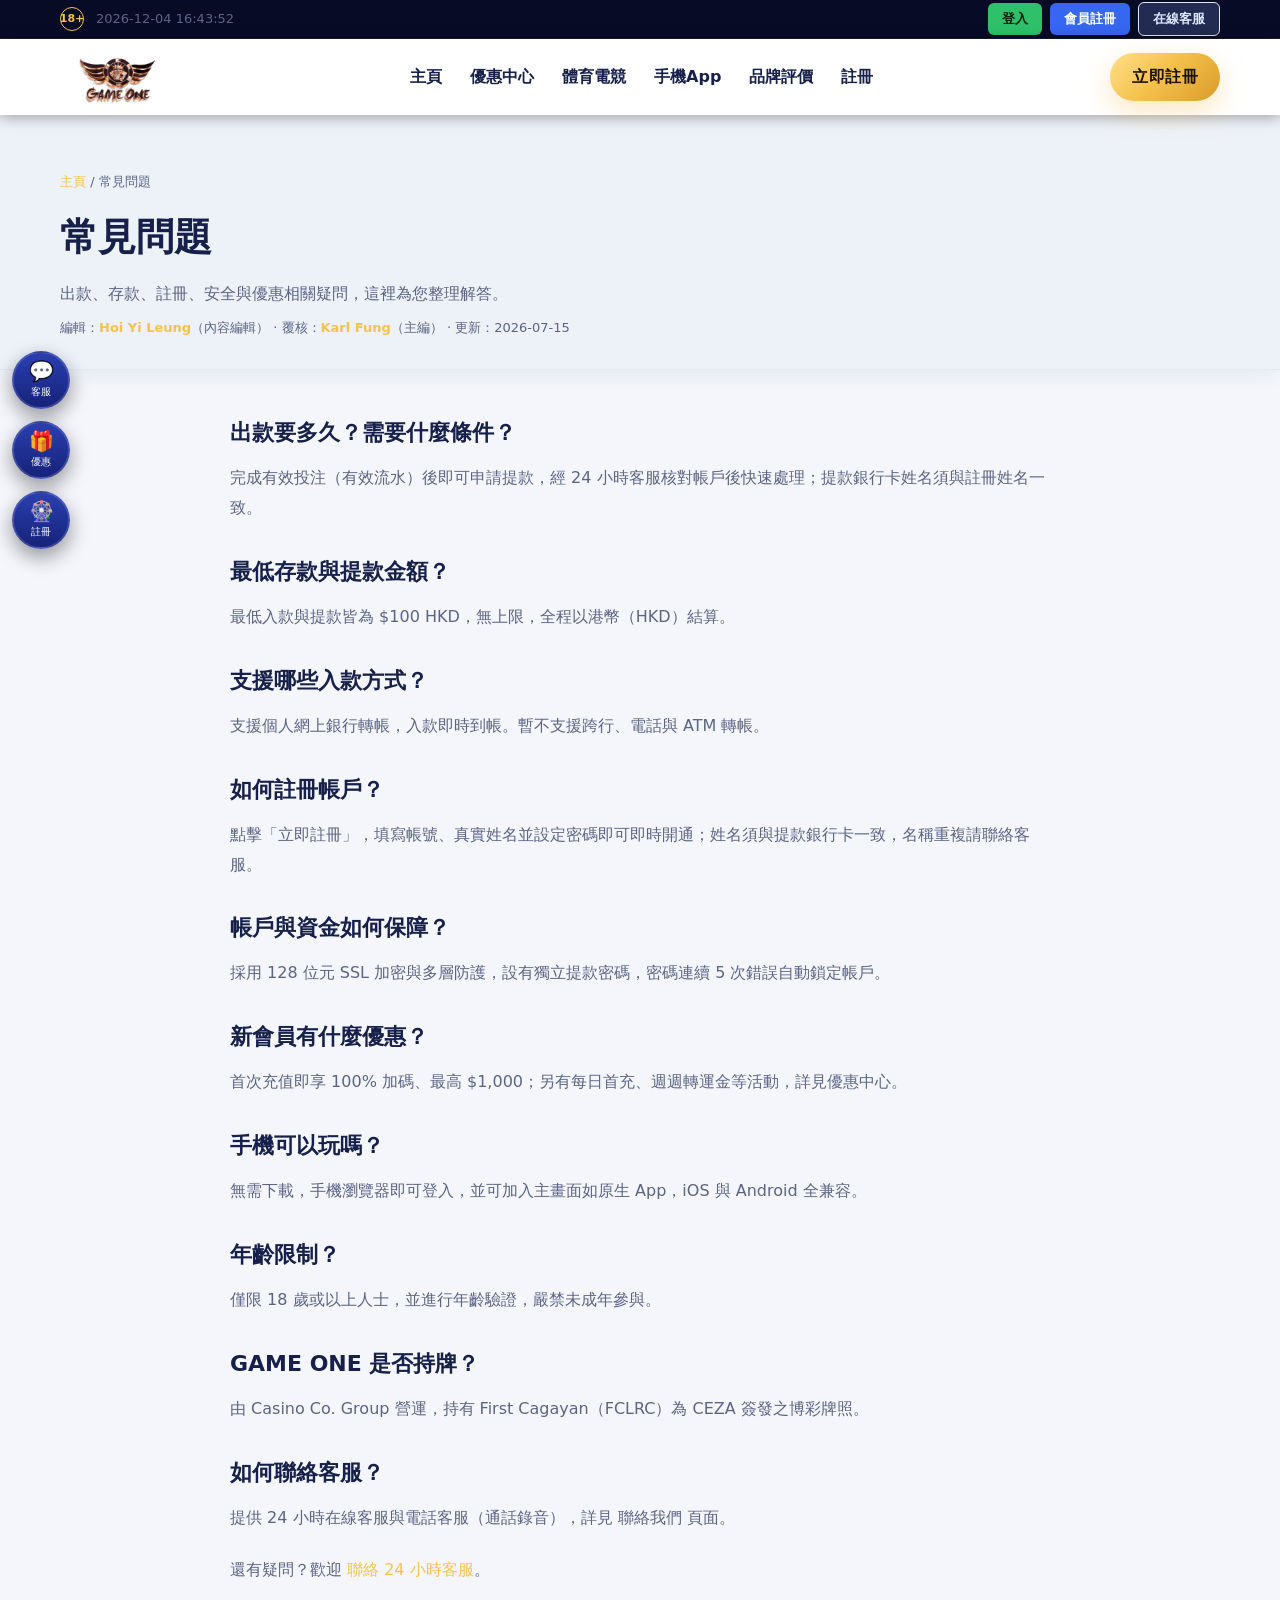
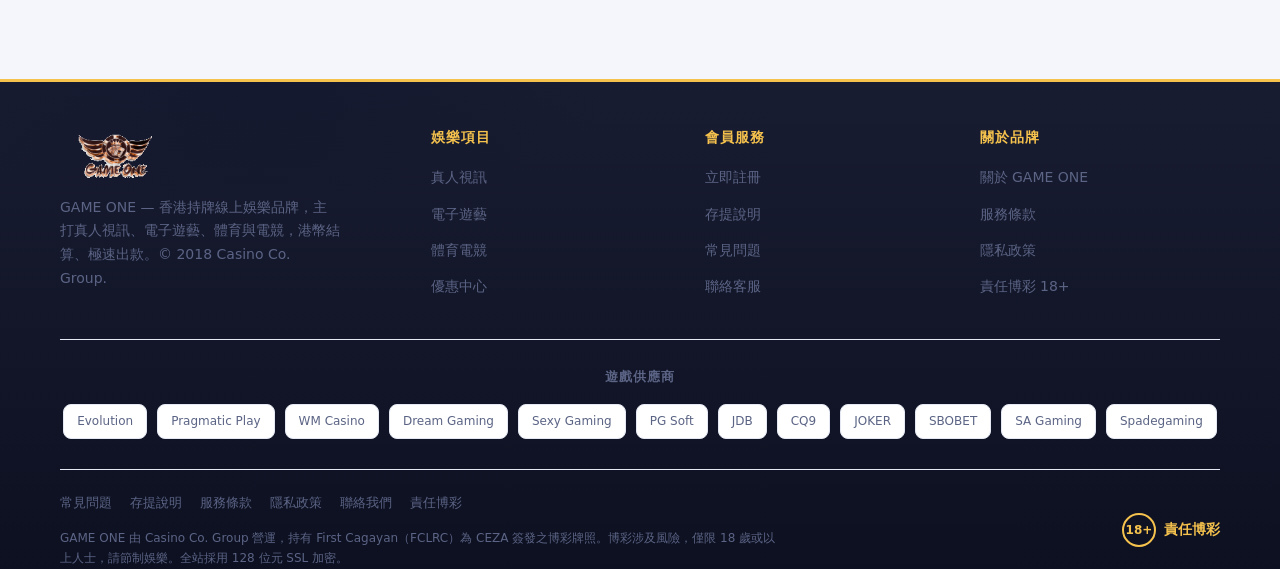
<file: faq/index.html>
<!DOCTYPE html>
<html lang="zh-Hant-HK">
<head>
  <meta charset="UTF-8">
  <meta name="viewport" content="width=device-width, initial-scale=1.0">
  <title>常見問題｜出款存款 · 註冊 | GAME ONE</title>
  <meta name="description" content="GAME ONE 常見問題：出款條件、存提限額、註冊、安全、優惠、手機、年齡與牌照等解答。">
  <meta name="theme-color" content="#070707">
  <link rel="icon" type="image/png" href="/assets/img/favicon.png">
  <link rel="apple-touch-icon" href="/assets/img/favicon.png">
  <link rel="stylesheet" href="/style.css">
  <script type="application/ld+json">
{
 "@context": "https://schema.org",
 "@graph": [
  {
   "@type": [
    "Organization",
    "OnlineBusiness"
   ],
   "@id": "https://gameone-hk.web.app/#organization",
   "name": "GAME ONE",
   "url": "https://gameone-hk.web.app/",
   "logo": {
    "@type": "ImageObject",
    "@id": "https://gameone-hk.web.app/#logo",
    "url": "https://gameone-hk.web.app/assets/img/logo.png",
    "caption": "GAME ONE"
   }
  },
  {
   "@type": "WebSite",
   "@id": "https://gameone-hk.web.app/#website",
   "url": "https://gameone-hk.web.app/",
   "name": "GAME ONE",
   "alternateName": "GAME ONE 香港",
   "description": "GAME ONE 香港持牌線上娛樂：頂級真人視訊、3000+ 電子遊藝、體育電競，128 位元加密、港幣結算、24 小時客服、最高 2.7% 返水。",
   "publisher": {
    "@id": "https://gameone-hk.web.app/#organization"
   },
   "inLanguage": "zh-Hant-HK",
   "copyrightYear": 2018,
   "copyrightHolder": {
    "@type": "Organization",
    "name": "Casino Co. Group"
   }
  },
  {
   "@type": "FAQPage",
   "@id": "https://gameone-hk.web.app/faq/#webpage",
   "url": "https://gameone-hk.web.app/faq/",
   "name": "常見問題｜出款存款 · 註冊 | GAME ONE",
   "description": "GAME ONE 常見問題：出款條件、存提限額、註冊、安全、優惠、手機、年齡與牌照等解答。",
   "inLanguage": "zh-Hant-HK",
   "isPartOf": {
    "@id": "https://gameone-hk.web.app/#website"
   },
   "about": {
    "@id": "https://gameone-hk.web.app/#organization"
   },
   "publisher": {
    "@id": "https://gameone-hk.web.app/#organization"
   },
   "datePublished": "2026-07-14",
   "dateModified": "2026-07-15",
   "breadcrumb": {
    "@id": "https://gameone-hk.web.app/faq/#breadcrumb"
   },
   "author": {
    "@id": "https://gameone-hk.web.app/about-us/#hoi-yi-leung"
   },
   "reviewedBy": {
    "@id": "https://gameone-hk.web.app/about-us/#karl-fung"
   },
   "mainEntity": [
    {
     "@type": "Question",
     "name": "出款要多久？需要什麼條件？",
     "acceptedAnswer": {
      "@type": "Answer",
      "text": "完成有效投注（有效流水）後即可申請提款，經 24 小時客服核對帳戶後快速處理；提款銀行卡姓名須與註冊姓名一致。"
     }
    },
    {
     "@type": "Question",
     "name": "最低存款與提款金額？",
     "acceptedAnswer": {
      "@type": "Answer",
      "text": "最低入款與提款皆為 $100 HKD，無上限，全程以港幣（HKD）結算。"
     }
    },
    {
     "@type": "Question",
     "name": "支援哪些入款方式？",
     "acceptedAnswer": {
      "@type": "Answer",
      "text": "支援個人網上銀行轉帳，入款即時到帳。暫不支援跨行、電話與 ATM 轉帳。"
     }
    },
    {
     "@type": "Question",
     "name": "如何註冊帳戶？",
     "acceptedAnswer": {
      "@type": "Answer",
      "text": "點擊「立即註冊」，填寫帳號、真實姓名並設定密碼即可即時開通；姓名須與提款銀行卡一致，名稱重複請聯絡客服。"
     }
    },
    {
     "@type": "Question",
     "name": "帳戶與資金如何保障？",
     "acceptedAnswer": {
      "@type": "Answer",
      "text": "採用 128 位元 SSL 加密與多層防護，設有獨立提款密碼，密碼連續 5 次錯誤自動鎖定帳戶。"
     }
    },
    {
     "@type": "Question",
     "name": "新會員有什麼優惠？",
     "acceptedAnswer": {
      "@type": "Answer",
      "text": "首次充值即享 100% 加碼、最高 $1,000；另有每日首充、週週轉運金等活動，詳見優惠中心。"
     }
    },
    {
     "@type": "Question",
     "name": "手機可以玩嗎？",
     "acceptedAnswer": {
      "@type": "Answer",
      "text": "無需下載，手機瀏覽器即可登入，並可加入主畫面如原生 App，iOS 與 Android 全兼容。"
     }
    },
    {
     "@type": "Question",
     "name": "年齡限制？",
     "acceptedAnswer": {
      "@type": "Answer",
      "text": "僅限 18 歲或以上人士，並進行年齡驗證，嚴禁未成年參與。"
     }
    },
    {
     "@type": "Question",
     "name": "GAME ONE 是否持牌？",
     "acceptedAnswer": {
      "@type": "Answer",
      "text": "由 Casino Co. Group 營運，持有 First Cagayan（FCLRC）為 CEZA 簽發之博彩牌照。"
     }
    },
    {
     "@type": "Question",
     "name": "如何聯絡客服？",
     "acceptedAnswer": {
      "@type": "Answer",
      "text": "提供 24 小時在線客服與電話客服（通話錄音），詳見「聯絡我們」頁面。"
     }
    }
   ]
  },
  {
   "@type": "BreadcrumbList",
   "@id": "https://gameone-hk.web.app/faq/#breadcrumb",
   "itemListElement": [
    {
     "@type": "ListItem",
     "position": 1,
     "name": "主頁",
     "item": "https://gameone-hk.web.app/"
    },
    {
     "@type": "ListItem",
     "position": 2,
     "name": "常見問題",
     "item": "https://gameone-hk.web.app/faq/"
    }
   ]
  },
  {
   "@type": "Person",
   "@id": "https://gameone-hk.web.app/about-us/#hoi-yi-leung",
   "name": "Hoi Yi Leung",
   "jobTitle": "內容編輯",
   "url": "https://gameone-hk.web.app/about-us/#hoi-yi-leung",
   "sameAs": [
    "https://ee.linkedin.com/in/leunghoiyi"
   ],
   "worksFor": {
    "@id": "https://gameone-hk.web.app/#organization"
   }
  },
  {
   "@type": "Person",
   "@id": "https://gameone-hk.web.app/about-us/#karl-fung",
   "name": "Karl Fung",
   "jobTitle": "主編",
   "url": "https://gameone-hk.web.app/about-us/#karl-fung",
   "sameAs": [
    "https://hk.linkedin.com/in/karlfung"
   ],
   "worksFor": {
    "@id": "https://gameone-hk.web.app/#organization"
   }
  }
 ]
}
  </script>
</head>
<body class="light">
  <div class="topbar"><div class="container topbar-in">
    <div class="tb-left"><span class="tb-18">18+</span><span class="tb-time" id="tbTime">&nbsp;</span></div>
    <div class="tb-right">
      <a href="https://g1vip.com/play-and-win/" class="tb-btn login" target="_blank" rel="nofollow noopener">登入</a>
      <a href="/register/" class="tb-btn reg">會員註冊</a>
      <a href="/contact/" class="tb-btn cs">在線客服</a>
    </div>
  </div></div>
  <header class="site-header"><div class="container nav">
    <a class="logo" href="/" aria-label="GAME ONE 首頁"><img src="/assets/img/logo.png" alt="GAME ONE"></a>
    <nav><ul class="nav-links" id="navLinks">
      <li><a href="/">主頁</a></li>
      <li><a href="/bonus/">優惠中心</a></li>
      <li><a href="/esports/">體育電競</a></li>
      <li><a href="/app/">手機App</a></li>
      <li><a href="/review/">品牌評價</a></li>
      <li><a href="/register/">註冊</a></li>
    </ul></nav>
    <a href="/register/" class="btn btn-gold btn-reg-top">立即註冊</a>
    <button class="nav-toggle" id="navToggle" aria-label="選單">☰</button>
  </div></header>
  <div class="side-rail">
    <a class="sr" href="https://g1vip.com/play-and-win/" target="_blank" rel="nofollow noopener" title="在線客服"><span>💬</span><small>客服</small></a>
    <a class="sr" href="/bonus/" title="優惠中心"><span>🎁</span><small>優惠</small></a>
    <a class="sr" href="/register/" title="會員註冊"><span>🎡</span><small>註冊</small></a>
  </div>
  <div class="mbar">
    <a href="https://g1vip.com/play-and-win/" target="_blank" rel="nofollow noopener">登入</a>
    <a href="/register/" class="reg">會員註冊</a>
    <a href="/contact/">客服</a>
  </div>
  <main id="main">
  <section class="doc-head"><div class="container"><div class="breadcrumb"><a href="/">主頁</a> / 常見問題</div><h1>常見問題</h1><p>出款、存款、註冊、安全與優惠相關疑問，這裡為您整理解答。</p><div class="byline">編輯：<a href="/about-us/#hoi-yi-leung">Hoi Yi Leung</a>（內容編輯） · 覆核：<a href="/about-us/#karl-fung">Karl Fung</a>（主編） · 更新：2026-07-15</div></div></section>
  <div class="doc"><div class="container"><h2>出款要多久？需要什麼條件？</h2><p>完成有效投注（有效流水）後即可申請提款，經 24 小時客服核對帳戶後快速處理；提款銀行卡姓名須與註冊姓名一致。</p><h2>最低存款與提款金額？</h2><p>最低入款與提款皆為 $100 HKD，無上限，全程以港幣（HKD）結算。</p><h2>支援哪些入款方式？</h2><p>支援個人網上銀行轉帳，入款即時到帳。暫不支援跨行、電話與 ATM 轉帳。</p><h2>如何註冊帳戶？</h2><p>點擊「立即註冊」，填寫帳號、真實姓名並設定密碼即可即時開通；姓名須與提款銀行卡一致，名稱重複請聯絡客服。</p><h2>帳戶與資金如何保障？</h2><p>採用 128 位元 SSL 加密與多層防護，設有獨立提款密碼，密碼連續 5 次錯誤自動鎖定帳戶。</p><h2>新會員有什麼優惠？</h2><p>首次充值即享 100% 加碼、最高 $1,000；另有每日首充、週週轉運金等活動，詳見優惠中心。</p><h2>手機可以玩嗎？</h2><p>無需下載，手機瀏覽器即可登入，並可加入主畫面如原生 App，iOS 與 Android 全兼容。</p><h2>年齡限制？</h2><p>僅限 18 歲或以上人士，並進行年齡驗證，嚴禁未成年參與。</p><h2>GAME ONE 是否持牌？</h2><p>由 Casino Co. Group 營運，持有 First Cagayan（FCLRC）為 CEZA 簽發之博彩牌照。</p><h2>如何聯絡客服？</h2><p>提供 24 小時在線客服與電話客服（通話錄音），詳見 聯絡我們 頁面。</p><p style="margin-top:22px;">還有疑問？歡迎 <a href="/contact/">聯絡 24 小時客服</a>。</p></div></div>
  </main>
  <footer class="site-footer"><div class="container">
    <div class="footer-top">
      <div class="footer-brand">
        <img src="/assets/img/logo.png" alt="GAME ONE" style="height:54px;width:auto;">
        <p>GAME ONE — 香港持牌線上娛樂品牌，主打真人視訊、電子遊藝、體育與電競，港幣結算、極速出款。© 2018 Casino Co. Group.</p>
      </div>
      <div class="footer-col"><h2>娛樂項目</h2><ul>
        <li><a href="/">真人視訊</a></li><li><a href="/">電子遊藝</a></li>
        <li><a href="/esports/">體育電競</a></li><li><a href="/bonus/">優惠中心</a></li>
      </ul></div>
      <div class="footer-col"><h2>會員服務</h2><ul>
        <li><a href="/register/">立即註冊</a></li><li><a href="/banking/">存提說明</a></li>
        <li><a href="/faq/">常見問題</a></li><li><a href="/contact/">聯絡客服</a></li>
      </ul></div>
      <div class="footer-col"><h2>關於品牌</h2><ul>
        <li><a href="/about-us/">關於 GAME ONE</a></li><li><a href="/terms/">服務條款</a></li>
        <li><a href="/privacy/">隱私政策</a></li><li><a href="/responsible/">責任博彩 18+</a></li>
      </ul></div>
    </div>
    <div class="partners"><h2>遊戲供應商</h2><div class="partners-row">
      <span>Evolution</span><span>Pragmatic Play</span><span>WM Casino</span><span>Dream Gaming</span>
      <span>Sexy Gaming</span><span>PG Soft</span><span>JDB</span><span>CQ9</span>
      <span>JOKER</span><span>SBOBET</span><span>SA Gaming</span><span>Spadegaming</span>
    </div></div>
    <div class="footer-bottom">
      <div class="foot-inner">
        <div class="footer-links">
          <a href="/faq/">常見問題</a><a href="/banking/">存提說明</a><a href="/terms/">服務條款</a><a href="/privacy/">隱私政策</a><a href="/contact/">聯絡我們</a><a href="/responsible/">責任博彩</a>
        </div>
        <p class="legal">GAME ONE 由 Casino Co. Group 營運，持有 First Cagayan（FCLRC）為 CEZA 簽發之博彩牌照。博彩涉及風險，僅限 18 歲或以上人士，請節制娛樂。全站採用 128 位元 SSL 加密。</p>
      </div>
      <span class="age"><span class="badge18">18+</span> 責任博彩</span>
    </div>
  </div></footer>
  <script>
    var nt=document.getElementById('navToggle');
    if(nt) nt.addEventListener('click',function(){document.body.classList.toggle('menu-open');});
    document.querySelectorAll('#navLinks a').forEach(function(a){a.addEventListener('click',function(){document.body.classList.remove('menu-open');});});
    var navEl=document.querySelector('.nav nav');
    if(navEl) navEl.addEventListener('click',function(e){if(e.target===navEl)document.body.classList.remove('menu-open');});
    (function(){var el=document.getElementById('tbTime');if(!el)return;function p(n){return(n<10?'0':'')+n;}
      function tick(){var d=new Date();el.textContent=d.getFullYear()+'-'+p(d.getMonth()+1)+'-'+p(d.getDate())+' '+p(d.getHours())+':'+p(d.getMinutes())+':'+p(d.getSeconds());}
      tick();setInterval(tick,1000);})();
    (function(){var bm=document.getElementById('bmodal');if(!bm)return;
      function close(){bm.classList.remove('on');document.body.style.overflow='';}
      function esc(s){var d=document.createElement('div');d.textContent=s||'';return d.innerHTML;}
      document.querySelectorAll('.bbanner').forEach(function(c){c.addEventListener('click',function(){
        document.getElementById('bmodalImg').src=c.getAttribute('data-img');
        document.getElementById('bmodalTitle').textContent=c.getAttribute('data-title');
        document.getElementById('bmodalMeta').innerHTML=
          '<div class="bd-row"><b>活動對象</b><span>'+esc(c.getAttribute('data-target'))+'</span></div>'+
          '<div class="bd-row"><b>活動時間</b><span>'+esc(c.getAttribute('data-time'))+'</span></div>'+
          '<div class="bd-row"><b>活動內容</b><span>'+esc(c.getAttribute('data-content'))+'</span></div>'+
          '<div class="bd-row"><b>活動規則</b><span>'+esc(c.getAttribute('data-rules'))+'</span></div>';
        bm.classList.add('on');document.body.style.overflow='hidden';});});
      document.getElementById('bmodalX').addEventListener('click',close);
      bm.addEventListener('click',function(e){if(e.target===bm)close();});})();
  </script>
</body>
</html>
</file>
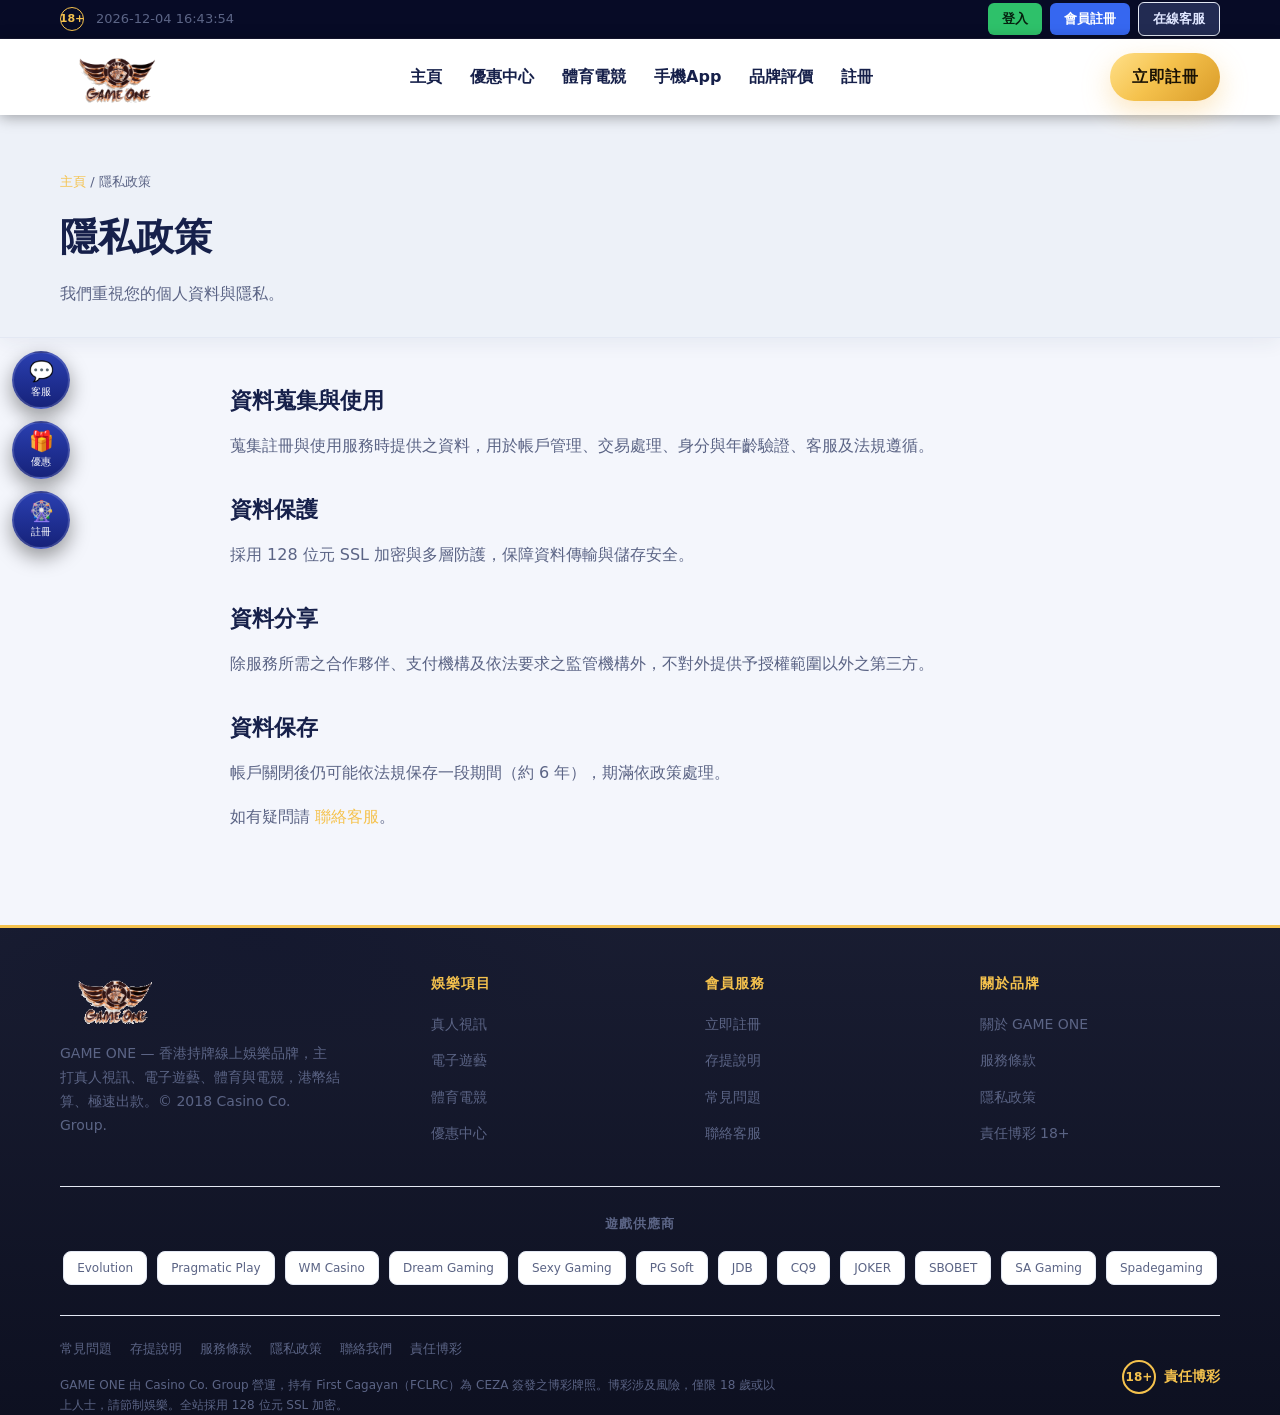
<file: privacy/index.html>
<!DOCTYPE html>
<html lang="zh-Hant-HK">
<head>
  <meta charset="UTF-8">
  <meta name="viewport" content="width=device-width, initial-scale=1.0">
  <title>隱私政策 | GAME ONE</title>
  <meta name="description" content="GAME ONE 隱私政策：資料蒐集與使用、SSL 加密、資料分享範圍與保存期限。">
  <meta name="theme-color" content="#070707">
  <link rel="icon" type="image/png" href="/assets/img/favicon.png">
  <link rel="apple-touch-icon" href="/assets/img/favicon.png">
  <link rel="stylesheet" href="/style.css">
  <script type="application/ld+json">
{
 "@context": "https://schema.org",
 "@graph": [
  {
   "@type": [
    "Organization",
    "OnlineBusiness"
   ],
   "@id": "https://gameone-hk.web.app/#organization",
   "name": "GAME ONE",
   "url": "https://gameone-hk.web.app/",
   "logo": {
    "@type": "ImageObject",
    "@id": "https://gameone-hk.web.app/#logo",
    "url": "https://gameone-hk.web.app/assets/img/logo.png",
    "caption": "GAME ONE"
   }
  },
  {
   "@type": "WebSite",
   "@id": "https://gameone-hk.web.app/#website",
   "url": "https://gameone-hk.web.app/",
   "name": "GAME ONE",
   "alternateName": "GAME ONE 香港",
   "description": "GAME ONE 香港持牌線上娛樂：頂級真人視訊、3000+ 電子遊藝、體育電競，128 位元加密、港幣結算、24 小時客服、最高 2.7% 返水。",
   "publisher": {
    "@id": "https://gameone-hk.web.app/#organization"
   },
   "inLanguage": "zh-Hant-HK",
   "copyrightYear": 2018,
   "copyrightHolder": {
    "@type": "Organization",
    "name": "Casino Co. Group"
   }
  },
  {
   "@type": "WebPage",
   "@id": "https://gameone-hk.web.app/privacy/#webpage",
   "url": "https://gameone-hk.web.app/privacy/",
   "name": "隱私政策 | GAME ONE",
   "description": "GAME ONE 隱私政策：資料蒐集與使用、SSL 加密、資料分享範圍與保存期限。",
   "inLanguage": "zh-Hant-HK",
   "isPartOf": {
    "@id": "https://gameone-hk.web.app/#website"
   },
   "about": {
    "@id": "https://gameone-hk.web.app/#organization"
   },
   "publisher": {
    "@id": "https://gameone-hk.web.app/#organization"
   },
   "datePublished": "2026-07-14",
   "dateModified": "2026-07-15",
   "breadcrumb": {
    "@id": "https://gameone-hk.web.app/privacy/#breadcrumb"
   },
   "author": {
    "@id": "https://gameone-hk.web.app/#organization"
   }
  },
  {
   "@type": "BreadcrumbList",
   "@id": "https://gameone-hk.web.app/privacy/#breadcrumb",
   "itemListElement": [
    {
     "@type": "ListItem",
     "position": 1,
     "name": "主頁",
     "item": "https://gameone-hk.web.app/"
    },
    {
     "@type": "ListItem",
     "position": 2,
     "name": "隱私政策",
     "item": "https://gameone-hk.web.app/privacy/"
    }
   ]
  }
 ]
}
  </script>
</head>
<body class="light">
  <div class="topbar"><div class="container topbar-in">
    <div class="tb-left"><span class="tb-18">18+</span><span class="tb-time" id="tbTime">&nbsp;</span></div>
    <div class="tb-right">
      <a href="https://g1vip.com/play-and-win/" class="tb-btn login" target="_blank" rel="nofollow noopener">登入</a>
      <a href="/register/" class="tb-btn reg">會員註冊</a>
      <a href="/contact/" class="tb-btn cs">在線客服</a>
    </div>
  </div></div>
  <header class="site-header"><div class="container nav">
    <a class="logo" href="/" aria-label="GAME ONE 首頁"><img src="/assets/img/logo.png" alt="GAME ONE"></a>
    <nav><ul class="nav-links" id="navLinks">
      <li><a href="/">主頁</a></li>
      <li><a href="/bonus/">優惠中心</a></li>
      <li><a href="/esports/">體育電競</a></li>
      <li><a href="/app/">手機App</a></li>
      <li><a href="/review/">品牌評價</a></li>
      <li><a href="/register/">註冊</a></li>
    </ul></nav>
    <a href="/register/" class="btn btn-gold btn-reg-top">立即註冊</a>
    <button class="nav-toggle" id="navToggle" aria-label="選單">☰</button>
  </div></header>
  <div class="side-rail">
    <a class="sr" href="https://g1vip.com/play-and-win/" target="_blank" rel="nofollow noopener" title="在線客服"><span>💬</span><small>客服</small></a>
    <a class="sr" href="/bonus/" title="優惠中心"><span>🎁</span><small>優惠</small></a>
    <a class="sr" href="/register/" title="會員註冊"><span>🎡</span><small>註冊</small></a>
  </div>
  <div class="mbar">
    <a href="https://g1vip.com/play-and-win/" target="_blank" rel="nofollow noopener">登入</a>
    <a href="/register/" class="reg">會員註冊</a>
    <a href="/contact/">客服</a>
  </div>
  <main id="main">
  <section class="doc-head"><div class="container"><div class="breadcrumb"><a href="/">主頁</a> / 隱私政策</div><h1>隱私政策</h1><p>我們重視您的個人資料與隱私。</p></div></section>
  <div class="doc"><div class="container"><h2>資料蒐集與使用</h2><p>蒐集註冊與使用服務時提供之資料，用於帳戶管理、交易處理、身分與年齡驗證、客服及法規遵循。</p>
<h2>資料保護</h2><p>採用 128 位元 SSL 加密與多層防護，保障資料傳輸與儲存安全。</p>
<h2>資料分享</h2><p>除服務所需之合作夥伴、支付機構及依法要求之監管機構外，不對外提供予授權範圍以外之第三方。</p>
<h2>資料保存</h2><p>帳戶關閉後仍可能依法規保存一段期間（約 6 年），期滿依政策處理。</p>
<p>如有疑問請 <a href="/contact/">聯絡客服</a>。</p></div></div>
  </main>
  <footer class="site-footer"><div class="container">
    <div class="footer-top">
      <div class="footer-brand">
        <img src="/assets/img/logo.png" alt="GAME ONE" style="height:54px;width:auto;">
        <p>GAME ONE — 香港持牌線上娛樂品牌，主打真人視訊、電子遊藝、體育與電競，港幣結算、極速出款。© 2018 Casino Co. Group.</p>
      </div>
      <div class="footer-col"><h2>娛樂項目</h2><ul>
        <li><a href="/">真人視訊</a></li><li><a href="/">電子遊藝</a></li>
        <li><a href="/esports/">體育電競</a></li><li><a href="/bonus/">優惠中心</a></li>
      </ul></div>
      <div class="footer-col"><h2>會員服務</h2><ul>
        <li><a href="/register/">立即註冊</a></li><li><a href="/banking/">存提說明</a></li>
        <li><a href="/faq/">常見問題</a></li><li><a href="/contact/">聯絡客服</a></li>
      </ul></div>
      <div class="footer-col"><h2>關於品牌</h2><ul>
        <li><a href="/about-us/">關於 GAME ONE</a></li><li><a href="/terms/">服務條款</a></li>
        <li><a href="/privacy/">隱私政策</a></li><li><a href="/responsible/">責任博彩 18+</a></li>
      </ul></div>
    </div>
    <div class="partners"><h2>遊戲供應商</h2><div class="partners-row">
      <span>Evolution</span><span>Pragmatic Play</span><span>WM Casino</span><span>Dream Gaming</span>
      <span>Sexy Gaming</span><span>PG Soft</span><span>JDB</span><span>CQ9</span>
      <span>JOKER</span><span>SBOBET</span><span>SA Gaming</span><span>Spadegaming</span>
    </div></div>
    <div class="footer-bottom">
      <div class="foot-inner">
        <div class="footer-links">
          <a href="/faq/">常見問題</a><a href="/banking/">存提說明</a><a href="/terms/">服務條款</a><a href="/privacy/">隱私政策</a><a href="/contact/">聯絡我們</a><a href="/responsible/">責任博彩</a>
        </div>
        <p class="legal">GAME ONE 由 Casino Co. Group 營運，持有 First Cagayan（FCLRC）為 CEZA 簽發之博彩牌照。博彩涉及風險，僅限 18 歲或以上人士，請節制娛樂。全站採用 128 位元 SSL 加密。</p>
      </div>
      <span class="age"><span class="badge18">18+</span> 責任博彩</span>
    </div>
  </div></footer>
  <script>
    var nt=document.getElementById('navToggle');
    if(nt) nt.addEventListener('click',function(){document.body.classList.toggle('menu-open');});
    document.querySelectorAll('#navLinks a').forEach(function(a){a.addEventListener('click',function(){document.body.classList.remove('menu-open');});});
    var navEl=document.querySelector('.nav nav');
    if(navEl) navEl.addEventListener('click',function(e){if(e.target===navEl)document.body.classList.remove('menu-open');});
    (function(){var el=document.getElementById('tbTime');if(!el)return;function p(n){return(n<10?'0':'')+n;}
      function tick(){var d=new Date();el.textContent=d.getFullYear()+'-'+p(d.getMonth()+1)+'-'+p(d.getDate())+' '+p(d.getHours())+':'+p(d.getMinutes())+':'+p(d.getSeconds());}
      tick();setInterval(tick,1000);})();
    (function(){var bm=document.getElementById('bmodal');if(!bm)return;
      function close(){bm.classList.remove('on');document.body.style.overflow='';}
      function esc(s){var d=document.createElement('div');d.textContent=s||'';return d.innerHTML;}
      document.querySelectorAll('.bbanner').forEach(function(c){c.addEventListener('click',function(){
        document.getElementById('bmodalImg').src=c.getAttribute('data-img');
        document.getElementById('bmodalTitle').textContent=c.getAttribute('data-title');
        document.getElementById('bmodalMeta').innerHTML=
          '<div class="bd-row"><b>活動對象</b><span>'+esc(c.getAttribute('data-target'))+'</span></div>'+
          '<div class="bd-row"><b>活動時間</b><span>'+esc(c.getAttribute('data-time'))+'</span></div>'+
          '<div class="bd-row"><b>活動內容</b><span>'+esc(c.getAttribute('data-content'))+'</span></div>'+
          '<div class="bd-row"><b>活動規則</b><span>'+esc(c.getAttribute('data-rules'))+'</span></div>';
        bm.classList.add('on');document.body.style.overflow='hidden';});});
      document.getElementById('bmodalX').addEventListener('click',close);
      bm.addEventListener('click',function(e){if(e.target===bm)close();});})();
  </script>
</body>
</html>
</file>
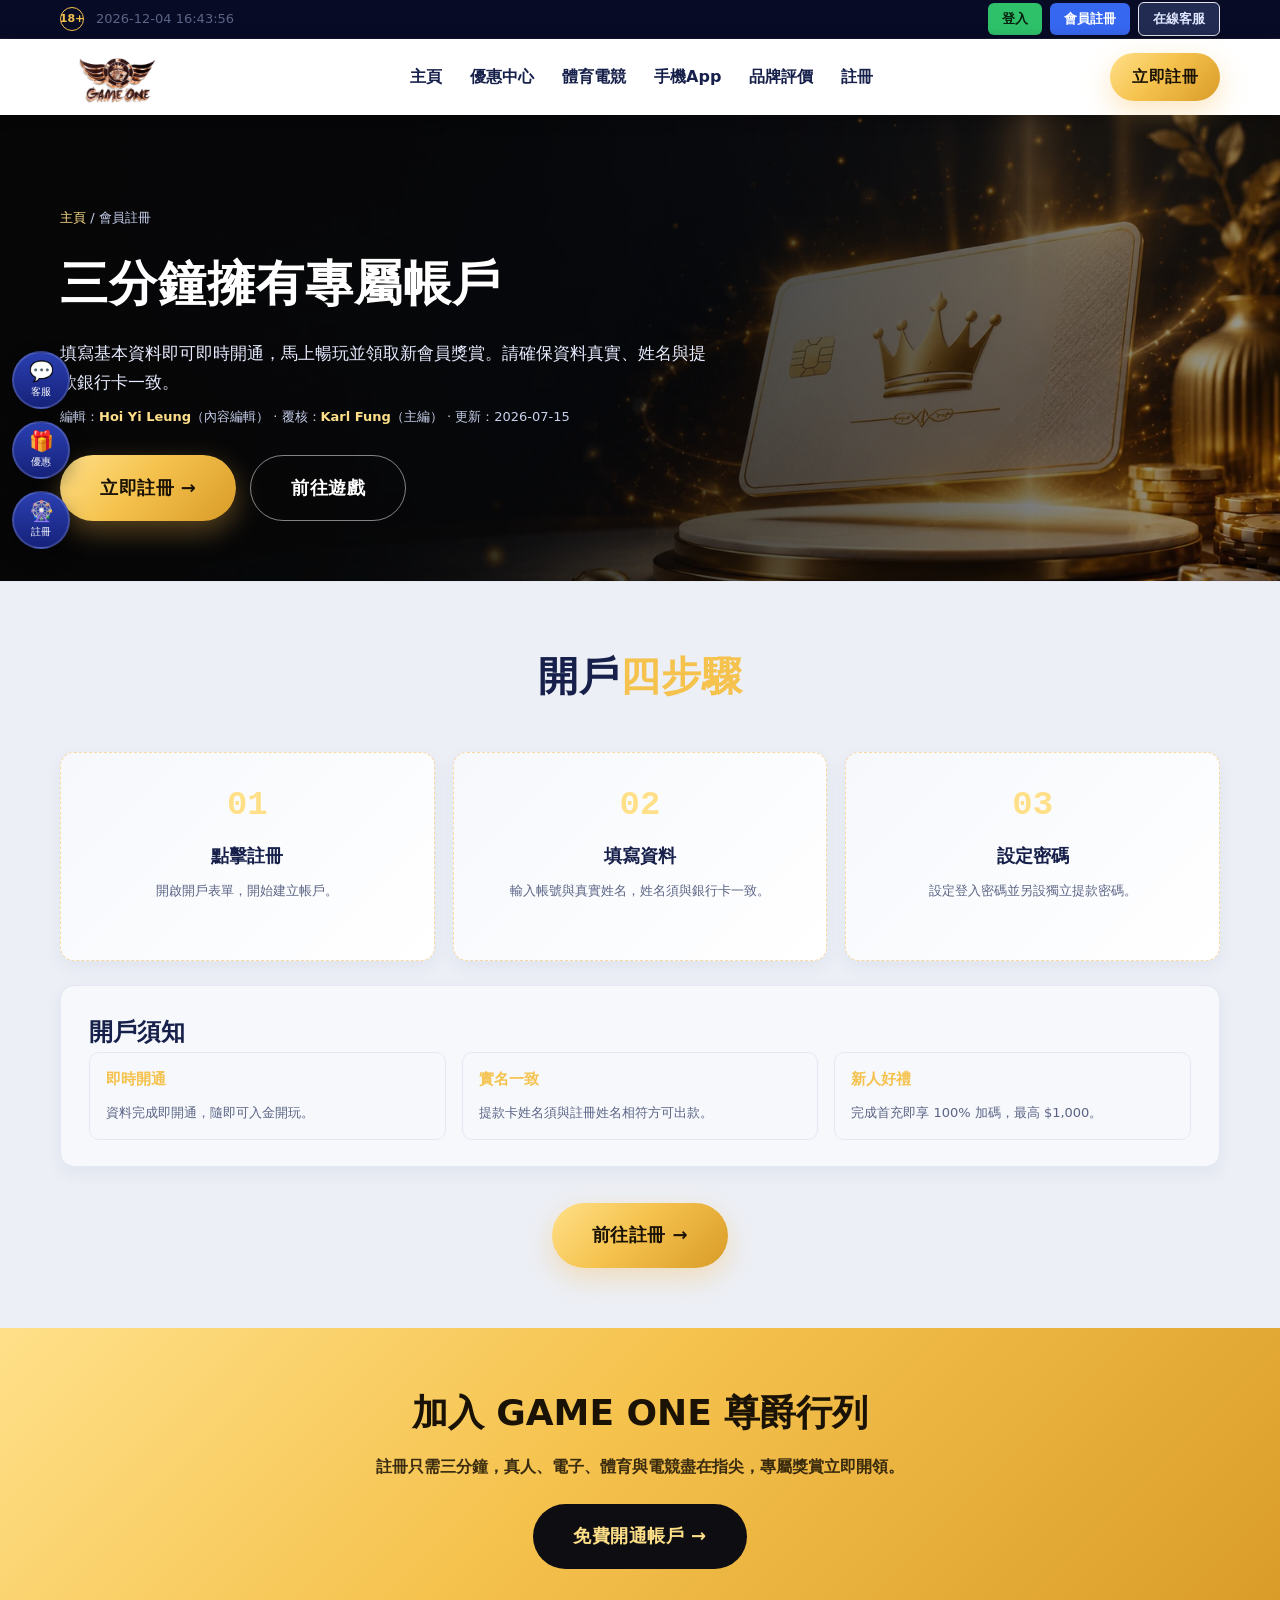
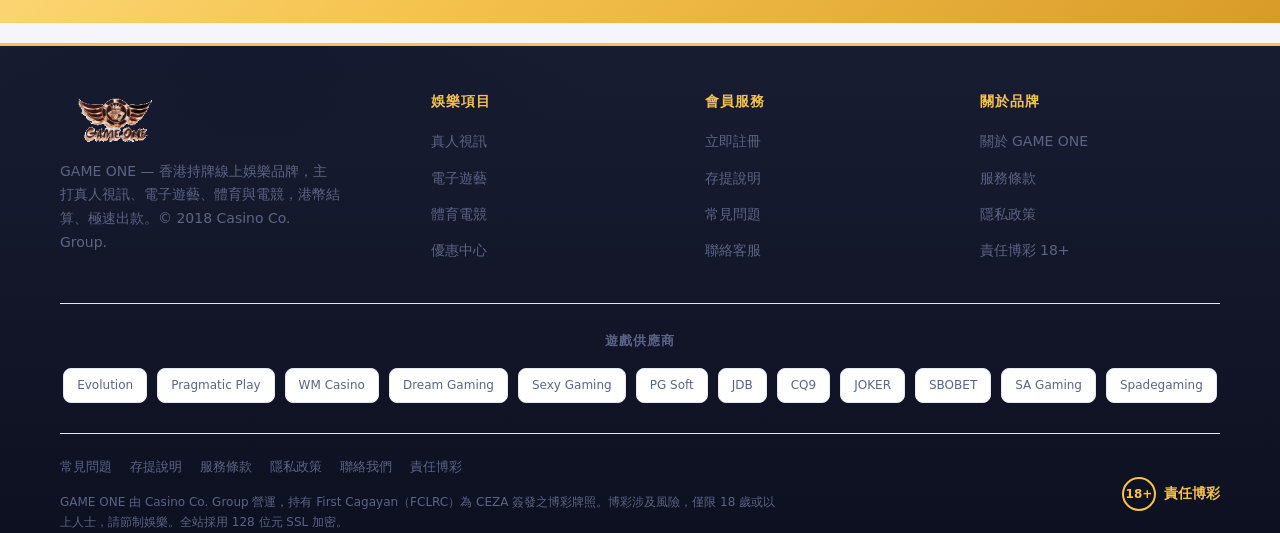
<file: register/index.html>
<!DOCTYPE html>
<html lang="zh-Hant-HK">
<head>
  <meta charset="UTF-8">
  <meta name="viewport" content="width=device-width, initial-scale=1.0">
  <title>會員註冊｜三分鐘開戶 | GAME ONE</title>
  <meta name="description" content="GAME ONE 註冊：四步即時開通，姓名須與銀行卡一致，設獨立提款密碼，新會員首充 100% 最高 $1,000。">
  <meta name="theme-color" content="#070707">
  <link rel="icon" type="image/png" href="/assets/img/favicon.png">
  <link rel="apple-touch-icon" href="/assets/img/favicon.png">
  <link rel="stylesheet" href="/style.css">
  <script type="application/ld+json">
{
 "@context": "https://schema.org",
 "@graph": [
  {
   "@type": [
    "Organization",
    "OnlineBusiness"
   ],
   "@id": "https://gameone-hk.web.app/#organization",
   "name": "GAME ONE",
   "url": "https://gameone-hk.web.app/",
   "logo": {
    "@type": "ImageObject",
    "@id": "https://gameone-hk.web.app/#logo",
    "url": "https://gameone-hk.web.app/assets/img/logo.png",
    "caption": "GAME ONE"
   }
  },
  {
   "@type": "WebSite",
   "@id": "https://gameone-hk.web.app/#website",
   "url": "https://gameone-hk.web.app/",
   "name": "GAME ONE",
   "alternateName": "GAME ONE 香港",
   "description": "GAME ONE 香港持牌線上娛樂：頂級真人視訊、3000+ 電子遊藝、體育電競，128 位元加密、港幣結算、24 小時客服、最高 2.7% 返水。",
   "publisher": {
    "@id": "https://gameone-hk.web.app/#organization"
   },
   "inLanguage": "zh-Hant-HK",
   "copyrightYear": 2018,
   "copyrightHolder": {
    "@type": "Organization",
    "name": "Casino Co. Group"
   }
  },
  {
   "@type": "WebPage",
   "@id": "https://gameone-hk.web.app/register/#webpage",
   "url": "https://gameone-hk.web.app/register/",
   "name": "會員註冊｜三分鐘開戶 | GAME ONE",
   "description": "GAME ONE 註冊：四步即時開通，姓名須與銀行卡一致，設獨立提款密碼，新會員首充 100% 最高 $1,000。",
   "inLanguage": "zh-Hant-HK",
   "isPartOf": {
    "@id": "https://gameone-hk.web.app/#website"
   },
   "about": {
    "@id": "https://gameone-hk.web.app/#organization"
   },
   "publisher": {
    "@id": "https://gameone-hk.web.app/#organization"
   },
   "datePublished": "2026-07-14",
   "dateModified": "2026-07-15",
   "breadcrumb": {
    "@id": "https://gameone-hk.web.app/register/#breadcrumb"
   },
   "primaryImageOfPage": {
    "@type": "ImageObject",
    "@id": "https://gameone-hk.web.app/register/#primaryimage",
    "url": "https://gameone-hk.web.app/assets/img/register-hero2.webp"
   },
   "image": {
    "@id": "https://gameone-hk.web.app/register/#primaryimage"
   },
   "author": {
    "@id": "https://gameone-hk.web.app/about-us/#hoi-yi-leung"
   },
   "reviewedBy": {
    "@id": "https://gameone-hk.web.app/about-us/#karl-fung"
   },
   "mainEntity": {
    "@id": "https://gameone-hk.web.app/register/#howto"
   }
  },
  {
   "@type": "BreadcrumbList",
   "@id": "https://gameone-hk.web.app/register/#breadcrumb",
   "itemListElement": [
    {
     "@type": "ListItem",
     "position": 1,
     "name": "主頁",
     "item": "https://gameone-hk.web.app/"
    },
    {
     "@type": "ListItem",
     "position": 2,
     "name": "會員註冊",
     "item": "https://gameone-hk.web.app/register/"
    }
   ]
  },
  {
   "@type": "Person",
   "@id": "https://gameone-hk.web.app/about-us/#hoi-yi-leung",
   "name": "Hoi Yi Leung",
   "jobTitle": "內容編輯",
   "url": "https://gameone-hk.web.app/about-us/#hoi-yi-leung",
   "sameAs": [
    "https://ee.linkedin.com/in/leunghoiyi"
   ],
   "worksFor": {
    "@id": "https://gameone-hk.web.app/#organization"
   }
  },
  {
   "@type": "Person",
   "@id": "https://gameone-hk.web.app/about-us/#karl-fung",
   "name": "Karl Fung",
   "jobTitle": "主編",
   "url": "https://gameone-hk.web.app/about-us/#karl-fung",
   "sameAs": [
    "https://hk.linkedin.com/in/karlfung"
   ],
   "worksFor": {
    "@id": "https://gameone-hk.web.app/#organization"
   }
  },
  {
   "@type": "HowTo",
   "@id": "https://gameone-hk.web.app/register/#howto",
   "name": "GAME ONE 開戶三步驟",
   "inLanguage": "zh-Hant-HK",
   "description": "填寫基本資料即可即時開通帳戶，姓名須與提款銀行卡一致。",
   "step": [
    {
     "@type": "HowToStep",
     "position": 1,
     "name": "點擊註冊",
     "text": "開啟開戶表單，開始建立帳戶。"
    },
    {
     "@type": "HowToStep",
     "position": 2,
     "name": "填寫資料",
     "text": "輸入帳號與真實姓名，姓名須與銀行卡一致。"
    },
    {
     "@type": "HowToStep",
     "position": 3,
     "name": "設定密碼",
     "text": "設定登入密碼並另設獨立提款密碼。"
    }
   ]
  }
 ]
}
  </script>
</head>
<body class="light">
  <div class="topbar"><div class="container topbar-in">
    <div class="tb-left"><span class="tb-18">18+</span><span class="tb-time" id="tbTime">&nbsp;</span></div>
    <div class="tb-right">
      <a href="https://g1vip.com/play-and-win/" class="tb-btn login" target="_blank" rel="nofollow noopener">登入</a>
      <a href="/register/" class="tb-btn reg">會員註冊</a>
      <a href="/contact/" class="tb-btn cs">在線客服</a>
    </div>
  </div></div>
  <header class="site-header"><div class="container nav">
    <a class="logo" href="/" aria-label="GAME ONE 首頁"><img src="/assets/img/logo.png" alt="GAME ONE"></a>
    <nav><ul class="nav-links" id="navLinks">
      <li><a href="/">主頁</a></li>
      <li><a href="/bonus/">優惠中心</a></li>
      <li><a href="/esports/">體育電競</a></li>
      <li><a href="/app/">手機App</a></li>
      <li><a href="/review/">品牌評價</a></li>
      <li><a href="/register/">註冊</a></li>
    </ul></nav>
    <a href="/register/" class="btn btn-gold btn-reg-top">立即註冊</a>
    <button class="nav-toggle" id="navToggle" aria-label="選單">☰</button>
  </div></header>
  <div class="side-rail">
    <a class="sr" href="https://g1vip.com/play-and-win/" target="_blank" rel="nofollow noopener" title="在線客服"><span>💬</span><small>客服</small></a>
    <a class="sr" href="/bonus/" title="優惠中心"><span>🎁</span><small>優惠</small></a>
    <a class="sr" href="/register/" title="會員註冊"><span>🎡</span><small>註冊</small></a>
  </div>
  <div class="mbar">
    <a href="https://g1vip.com/play-and-win/" target="_blank" rel="nofollow noopener">登入</a>
    <a href="/register/" class="reg">會員註冊</a>
    <a href="/contact/">客服</a>
  </div>
  <main id="main">
  <section class="page-hero" style="--hero:url('/assets/img/register-hero2.webp')"><div class="container">
      <div class="breadcrumb"><a href="/">主頁</a> / 會員註冊</div><h1>三分鐘擁有專屬帳戶</h1><p>填寫基本資料即可即時開通，馬上暢玩並領取新會員獎賞。請確保資料真實、姓名與提款銀行卡一致。</p><div class="byline">編輯：<a href="/about-us/#hoi-yi-leung">Hoi Yi Leung</a>（內容編輯） · 覆核：<a href="/about-us/#karl-fung">Karl Fung</a>（主編） · 更新：2026-07-15</div><div class="hero-actions"><a href="/register/" class="btn btn-gold btn-lg">立即註冊 →</a><a href="https://g1vip.com/play-and-win/" class="btn btn-ghost btn-lg" target="_blank" rel="nofollow noopener">前往遊戲</a></div>
    </div></section>
  <section class="section"><div class="container">
    <div class="section-head"><h2>開戶<span>四步驟</span></h2></div>
    <div class="promo-grid">
      <div class="promo-card"><div class="step-no">01</div><h3>點擊註冊</h3><div class="desc">開啟開戶表單，開始建立帳戶。</div></div>
      <div class="promo-card"><div class="step-no">02</div><h3>填寫資料</h3><div class="desc">輸入帳號與真實姓名，姓名須與銀行卡一致。</div></div>
      <div class="promo-card"><div class="step-no">03</div><h3>設定密碼</h3><div class="desc">設定登入密碼並另設獨立提款密碼。</div></div>
    </div>
    <div class="cashback" style="margin-top:24px;"><h2>開戶須知</h2><div class="promo-list">
      <div class="promo-item"><b>即時開通</b><span>資料完成即開通，隨即可入金開玩。</span></div>
      <div class="promo-item"><b>實名一致</b><span>提款卡姓名須與註冊姓名相符方可出款。</span></div>
      <div class="promo-item"><b>新人好禮</b><span>完成首充即享 100% 加碼，最高 $1,000。</span></div>
    </div></div>
    <div class="slots-more"><a href="https://g1vip.com/play-and-win/" class="btn btn-gold btn-lg" target="_blank" rel="nofollow noopener">前往註冊 →</a></div>
  </div></section>
  <section class="cta-band"><div class="container"><h2>加入 GAME ONE 尊爵行列</h2><p>註冊只需三分鐘，真人、電子、體育與電競盡在指尖，專屬獎賞立即開領。</p><a href="/register/" class="btn btn-lg">免費開通帳戶 →</a></div></section>
  </main>
  <footer class="site-footer"><div class="container">
    <div class="footer-top">
      <div class="footer-brand">
        <img src="/assets/img/logo.png" alt="GAME ONE" style="height:54px;width:auto;">
        <p>GAME ONE — 香港持牌線上娛樂品牌，主打真人視訊、電子遊藝、體育與電競，港幣結算、極速出款。© 2018 Casino Co. Group.</p>
      </div>
      <div class="footer-col"><h2>娛樂項目</h2><ul>
        <li><a href="/">真人視訊</a></li><li><a href="/">電子遊藝</a></li>
        <li><a href="/esports/">體育電競</a></li><li><a href="/bonus/">優惠中心</a></li>
      </ul></div>
      <div class="footer-col"><h2>會員服務</h2><ul>
        <li><a href="/register/">立即註冊</a></li><li><a href="/banking/">存提說明</a></li>
        <li><a href="/faq/">常見問題</a></li><li><a href="/contact/">聯絡客服</a></li>
      </ul></div>
      <div class="footer-col"><h2>關於品牌</h2><ul>
        <li><a href="/about-us/">關於 GAME ONE</a></li><li><a href="/terms/">服務條款</a></li>
        <li><a href="/privacy/">隱私政策</a></li><li><a href="/responsible/">責任博彩 18+</a></li>
      </ul></div>
    </div>
    <div class="partners"><h2>遊戲供應商</h2><div class="partners-row">
      <span>Evolution</span><span>Pragmatic Play</span><span>WM Casino</span><span>Dream Gaming</span>
      <span>Sexy Gaming</span><span>PG Soft</span><span>JDB</span><span>CQ9</span>
      <span>JOKER</span><span>SBOBET</span><span>SA Gaming</span><span>Spadegaming</span>
    </div></div>
    <div class="footer-bottom">
      <div class="foot-inner">
        <div class="footer-links">
          <a href="/faq/">常見問題</a><a href="/banking/">存提說明</a><a href="/terms/">服務條款</a><a href="/privacy/">隱私政策</a><a href="/contact/">聯絡我們</a><a href="/responsible/">責任博彩</a>
        </div>
        <p class="legal">GAME ONE 由 Casino Co. Group 營運，持有 First Cagayan（FCLRC）為 CEZA 簽發之博彩牌照。博彩涉及風險，僅限 18 歲或以上人士，請節制娛樂。全站採用 128 位元 SSL 加密。</p>
      </div>
      <span class="age"><span class="badge18">18+</span> 責任博彩</span>
    </div>
  </div></footer>
  <script>
    var nt=document.getElementById('navToggle');
    if(nt) nt.addEventListener('click',function(){document.body.classList.toggle('menu-open');});
    document.querySelectorAll('#navLinks a').forEach(function(a){a.addEventListener('click',function(){document.body.classList.remove('menu-open');});});
    var navEl=document.querySelector('.nav nav');
    if(navEl) navEl.addEventListener('click',function(e){if(e.target===navEl)document.body.classList.remove('menu-open');});
    (function(){var el=document.getElementById('tbTime');if(!el)return;function p(n){return(n<10?'0':'')+n;}
      function tick(){var d=new Date();el.textContent=d.getFullYear()+'-'+p(d.getMonth()+1)+'-'+p(d.getDate())+' '+p(d.getHours())+':'+p(d.getMinutes())+':'+p(d.getSeconds());}
      tick();setInterval(tick,1000);})();
    (function(){var bm=document.getElementById('bmodal');if(!bm)return;
      function close(){bm.classList.remove('on');document.body.style.overflow='';}
      function esc(s){var d=document.createElement('div');d.textContent=s||'';return d.innerHTML;}
      document.querySelectorAll('.bbanner').forEach(function(c){c.addEventListener('click',function(){
        document.getElementById('bmodalImg').src=c.getAttribute('data-img');
        document.getElementById('bmodalTitle').textContent=c.getAttribute('data-title');
        document.getElementById('bmodalMeta').innerHTML=
          '<div class="bd-row"><b>活動對象</b><span>'+esc(c.getAttribute('data-target'))+'</span></div>'+
          '<div class="bd-row"><b>活動時間</b><span>'+esc(c.getAttribute('data-time'))+'</span></div>'+
          '<div class="bd-row"><b>活動內容</b><span>'+esc(c.getAttribute('data-content'))+'</span></div>'+
          '<div class="bd-row"><b>活動規則</b><span>'+esc(c.getAttribute('data-rules'))+'</span></div>';
        bm.classList.add('on');document.body.style.overflow='hidden';});});
      document.getElementById('bmodalX').addEventListener('click',close);
      bm.addEventListener('click',function(e){if(e.target===bm)close();});})();
  </script>
</body>
</html>
</file>
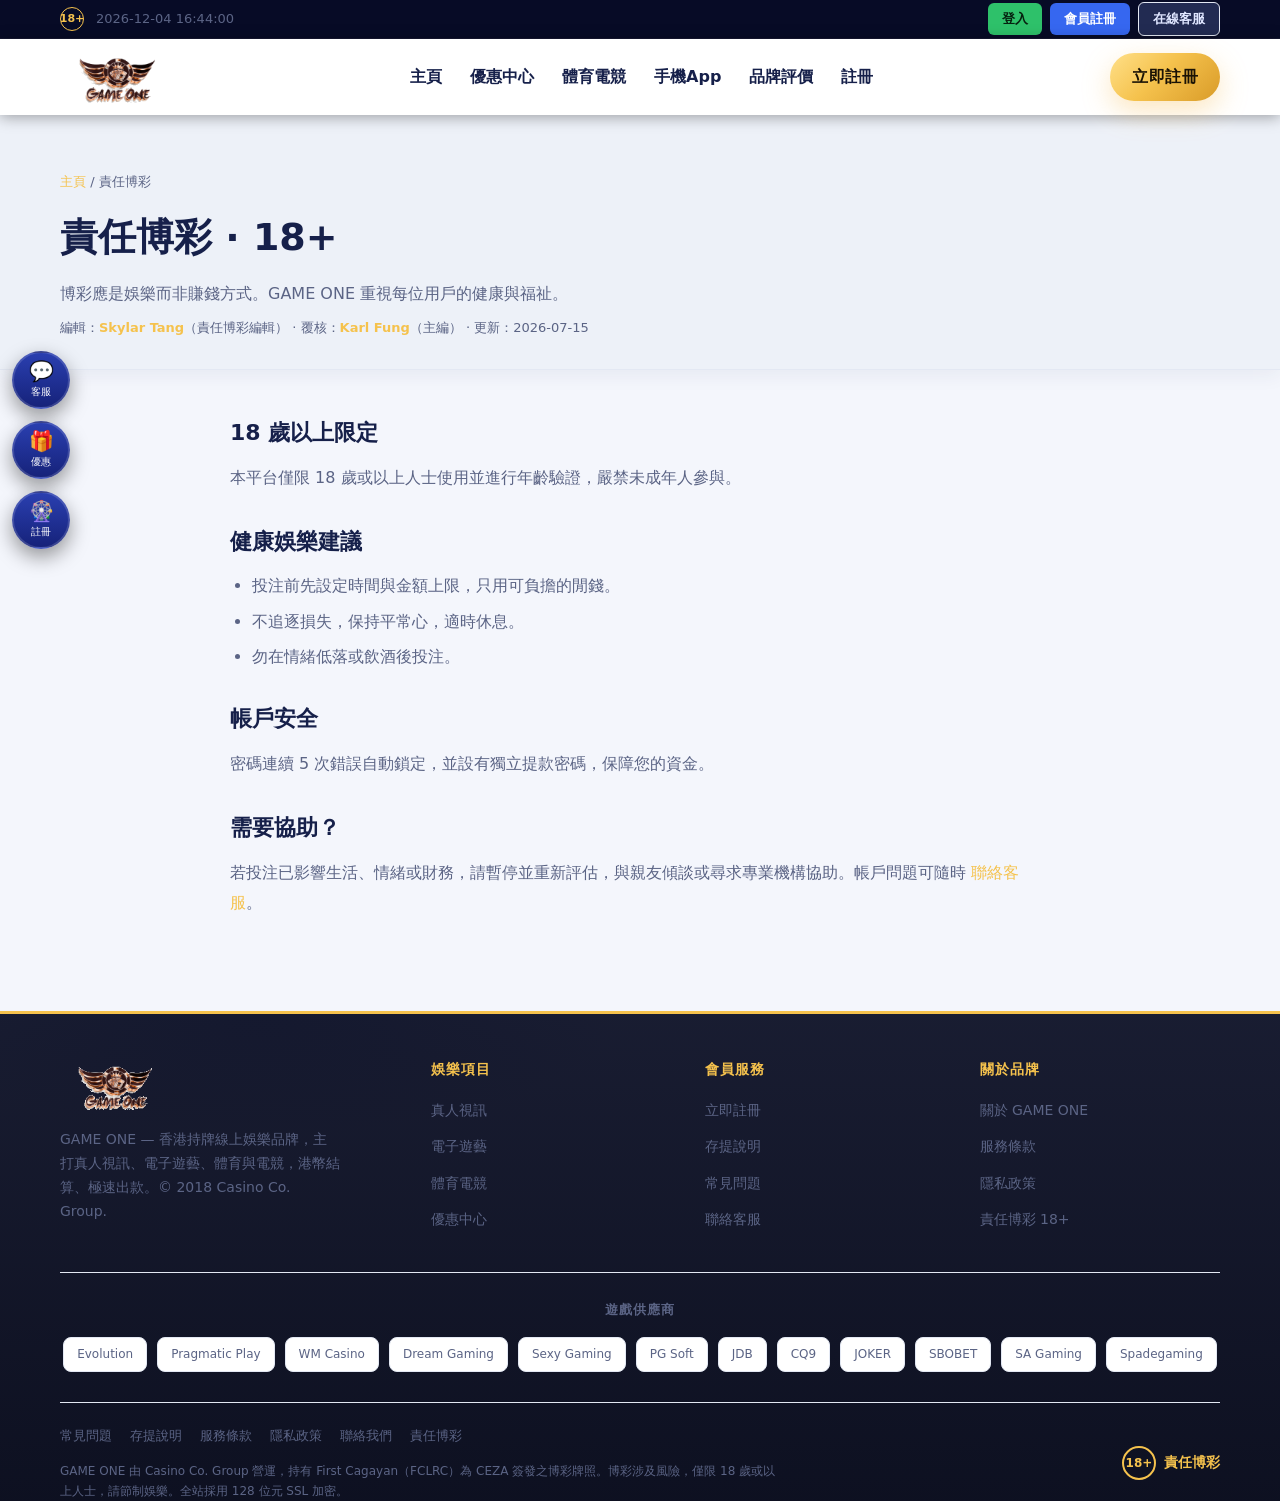
<file: responsible/index.html>
<!DOCTYPE html>
<html lang="zh-Hant-HK">
<head>
  <meta charset="UTF-8">
  <meta name="viewport" content="width=device-width, initial-scale=1.0">
  <title>責任博彩｜18+ | GAME ONE</title>
  <meta name="description" content="GAME ONE 責任博彩：18+ 限定、設定時間與預算、將博彩視為娛樂、帳戶安全與求助建議。">
  <meta name="theme-color" content="#070707">
  <link rel="icon" type="image/png" href="/assets/img/favicon.png">
  <link rel="apple-touch-icon" href="/assets/img/favicon.png">
  <link rel="stylesheet" href="/style.css">
  <script type="application/ld+json">
{
 "@context": "https://schema.org",
 "@graph": [
  {
   "@type": [
    "Organization",
    "OnlineBusiness"
   ],
   "@id": "https://gameone-hk.web.app/#organization",
   "name": "GAME ONE",
   "url": "https://gameone-hk.web.app/",
   "logo": {
    "@type": "ImageObject",
    "@id": "https://gameone-hk.web.app/#logo",
    "url": "https://gameone-hk.web.app/assets/img/logo.png",
    "caption": "GAME ONE"
   }
  },
  {
   "@type": "WebSite",
   "@id": "https://gameone-hk.web.app/#website",
   "url": "https://gameone-hk.web.app/",
   "name": "GAME ONE",
   "alternateName": "GAME ONE 香港",
   "description": "GAME ONE 香港持牌線上娛樂：頂級真人視訊、3000+ 電子遊藝、體育電競，128 位元加密、港幣結算、24 小時客服、最高 2.7% 返水。",
   "publisher": {
    "@id": "https://gameone-hk.web.app/#organization"
   },
   "inLanguage": "zh-Hant-HK",
   "copyrightYear": 2018,
   "copyrightHolder": {
    "@type": "Organization",
    "name": "Casino Co. Group"
   }
  },
  {
   "@type": "WebPage",
   "@id": "https://gameone-hk.web.app/responsible/#webpage",
   "url": "https://gameone-hk.web.app/responsible/",
   "name": "責任博彩｜18+ | GAME ONE",
   "description": "GAME ONE 責任博彩：18+ 限定、設定時間與預算、將博彩視為娛樂、帳戶安全與求助建議。",
   "inLanguage": "zh-Hant-HK",
   "isPartOf": {
    "@id": "https://gameone-hk.web.app/#website"
   },
   "about": {
    "@id": "https://gameone-hk.web.app/#organization"
   },
   "publisher": {
    "@id": "https://gameone-hk.web.app/#organization"
   },
   "datePublished": "2026-07-14",
   "dateModified": "2026-07-15",
   "breadcrumb": {
    "@id": "https://gameone-hk.web.app/responsible/#breadcrumb"
   },
   "author": {
    "@id": "https://gameone-hk.web.app/about-us/#skylar-tang"
   },
   "reviewedBy": {
    "@id": "https://gameone-hk.web.app/about-us/#karl-fung"
   }
  },
  {
   "@type": "BreadcrumbList",
   "@id": "https://gameone-hk.web.app/responsible/#breadcrumb",
   "itemListElement": [
    {
     "@type": "ListItem",
     "position": 1,
     "name": "主頁",
     "item": "https://gameone-hk.web.app/"
    },
    {
     "@type": "ListItem",
     "position": 2,
     "name": "責任博彩",
     "item": "https://gameone-hk.web.app/responsible/"
    }
   ]
  },
  {
   "@type": "Person",
   "@id": "https://gameone-hk.web.app/about-us/#skylar-tang",
   "name": "Skylar Tang",
   "jobTitle": "責任博彩編輯",
   "url": "https://gameone-hk.web.app/about-us/#skylar-tang",
   "sameAs": [
    "https://hk.linkedin.com/in/skylar-tang-447521111"
   ],
   "worksFor": {
    "@id": "https://gameone-hk.web.app/#organization"
   }
  },
  {
   "@type": "Person",
   "@id": "https://gameone-hk.web.app/about-us/#karl-fung",
   "name": "Karl Fung",
   "jobTitle": "主編",
   "url": "https://gameone-hk.web.app/about-us/#karl-fung",
   "sameAs": [
    "https://hk.linkedin.com/in/karlfung"
   ],
   "worksFor": {
    "@id": "https://gameone-hk.web.app/#organization"
   }
  }
 ]
}
  </script>
</head>
<body class="light">
  <div class="topbar"><div class="container topbar-in">
    <div class="tb-left"><span class="tb-18">18+</span><span class="tb-time" id="tbTime">&nbsp;</span></div>
    <div class="tb-right">
      <a href="https://g1vip.com/play-and-win/" class="tb-btn login" target="_blank" rel="nofollow noopener">登入</a>
      <a href="/register/" class="tb-btn reg">會員註冊</a>
      <a href="/contact/" class="tb-btn cs">在線客服</a>
    </div>
  </div></div>
  <header class="site-header"><div class="container nav">
    <a class="logo" href="/" aria-label="GAME ONE 首頁"><img src="/assets/img/logo.png" alt="GAME ONE"></a>
    <nav><ul class="nav-links" id="navLinks">
      <li><a href="/">主頁</a></li>
      <li><a href="/bonus/">優惠中心</a></li>
      <li><a href="/esports/">體育電競</a></li>
      <li><a href="/app/">手機App</a></li>
      <li><a href="/review/">品牌評價</a></li>
      <li><a href="/register/">註冊</a></li>
    </ul></nav>
    <a href="/register/" class="btn btn-gold btn-reg-top">立即註冊</a>
    <button class="nav-toggle" id="navToggle" aria-label="選單">☰</button>
  </div></header>
  <div class="side-rail">
    <a class="sr" href="https://g1vip.com/play-and-win/" target="_blank" rel="nofollow noopener" title="在線客服"><span>💬</span><small>客服</small></a>
    <a class="sr" href="/bonus/" title="優惠中心"><span>🎁</span><small>優惠</small></a>
    <a class="sr" href="/register/" title="會員註冊"><span>🎡</span><small>註冊</small></a>
  </div>
  <div class="mbar">
    <a href="https://g1vip.com/play-and-win/" target="_blank" rel="nofollow noopener">登入</a>
    <a href="/register/" class="reg">會員註冊</a>
    <a href="/contact/">客服</a>
  </div>
  <main id="main">
  <section class="doc-head"><div class="container"><div class="breadcrumb"><a href="/">主頁</a> / 責任博彩</div><h1>責任博彩 · 18+</h1><p>博彩應是娛樂而非賺錢方式。GAME ONE 重視每位用戶的健康與福祉。</p><div class="byline">編輯：<a href="/about-us/#skylar-tang">Skylar Tang</a>（責任博彩編輯） · 覆核：<a href="/about-us/#karl-fung">Karl Fung</a>（主編） · 更新：2026-07-15</div></div></section>
  <div class="doc"><div class="container"><h2>18 歲以上限定</h2><p>本平台僅限 18 歲或以上人士使用並進行年齡驗證，嚴禁未成年人參與。</p>
<h2>健康娛樂建議</h2><ul><li>投注前先設定時間與金額上限，只用可負擔的閒錢。</li><li>不追逐損失，保持平常心，適時休息。</li><li>勿在情緒低落或飲酒後投注。</li></ul>
<h2>帳戶安全</h2><p>密碼連續 5 次錯誤自動鎖定，並設有獨立提款密碼，保障您的資金。</p>
<h2>需要協助？</h2><p>若投注已影響生活、情緒或財務，請暫停並重新評估，與親友傾談或尋求專業機構協助。帳戶問題可隨時 <a href="/contact/">聯絡客服</a>。</p></div></div>
  </main>
  <footer class="site-footer"><div class="container">
    <div class="footer-top">
      <div class="footer-brand">
        <img src="/assets/img/logo.png" alt="GAME ONE" style="height:54px;width:auto;">
        <p>GAME ONE — 香港持牌線上娛樂品牌，主打真人視訊、電子遊藝、體育與電競，港幣結算、極速出款。© 2018 Casino Co. Group.</p>
      </div>
      <div class="footer-col"><h2>娛樂項目</h2><ul>
        <li><a href="/">真人視訊</a></li><li><a href="/">電子遊藝</a></li>
        <li><a href="/esports/">體育電競</a></li><li><a href="/bonus/">優惠中心</a></li>
      </ul></div>
      <div class="footer-col"><h2>會員服務</h2><ul>
        <li><a href="/register/">立即註冊</a></li><li><a href="/banking/">存提說明</a></li>
        <li><a href="/faq/">常見問題</a></li><li><a href="/contact/">聯絡客服</a></li>
      </ul></div>
      <div class="footer-col"><h2>關於品牌</h2><ul>
        <li><a href="/about-us/">關於 GAME ONE</a></li><li><a href="/terms/">服務條款</a></li>
        <li><a href="/privacy/">隱私政策</a></li><li><a href="/responsible/">責任博彩 18+</a></li>
      </ul></div>
    </div>
    <div class="partners"><h2>遊戲供應商</h2><div class="partners-row">
      <span>Evolution</span><span>Pragmatic Play</span><span>WM Casino</span><span>Dream Gaming</span>
      <span>Sexy Gaming</span><span>PG Soft</span><span>JDB</span><span>CQ9</span>
      <span>JOKER</span><span>SBOBET</span><span>SA Gaming</span><span>Spadegaming</span>
    </div></div>
    <div class="footer-bottom">
      <div class="foot-inner">
        <div class="footer-links">
          <a href="/faq/">常見問題</a><a href="/banking/">存提說明</a><a href="/terms/">服務條款</a><a href="/privacy/">隱私政策</a><a href="/contact/">聯絡我們</a><a href="/responsible/">責任博彩</a>
        </div>
        <p class="legal">GAME ONE 由 Casino Co. Group 營運，持有 First Cagayan（FCLRC）為 CEZA 簽發之博彩牌照。博彩涉及風險，僅限 18 歲或以上人士，請節制娛樂。全站採用 128 位元 SSL 加密。</p>
      </div>
      <span class="age"><span class="badge18">18+</span> 責任博彩</span>
    </div>
  </div></footer>
  <script>
    var nt=document.getElementById('navToggle');
    if(nt) nt.addEventListener('click',function(){document.body.classList.toggle('menu-open');});
    document.querySelectorAll('#navLinks a').forEach(function(a){a.addEventListener('click',function(){document.body.classList.remove('menu-open');});});
    var navEl=document.querySelector('.nav nav');
    if(navEl) navEl.addEventListener('click',function(e){if(e.target===navEl)document.body.classList.remove('menu-open');});
    (function(){var el=document.getElementById('tbTime');if(!el)return;function p(n){return(n<10?'0':'')+n;}
      function tick(){var d=new Date();el.textContent=d.getFullYear()+'-'+p(d.getMonth()+1)+'-'+p(d.getDate())+' '+p(d.getHours())+':'+p(d.getMinutes())+':'+p(d.getSeconds());}
      tick();setInterval(tick,1000);})();
    (function(){var bm=document.getElementById('bmodal');if(!bm)return;
      function close(){bm.classList.remove('on');document.body.style.overflow='';}
      function esc(s){var d=document.createElement('div');d.textContent=s||'';return d.innerHTML;}
      document.querySelectorAll('.bbanner').forEach(function(c){c.addEventListener('click',function(){
        document.getElementById('bmodalImg').src=c.getAttribute('data-img');
        document.getElementById('bmodalTitle').textContent=c.getAttribute('data-title');
        document.getElementById('bmodalMeta').innerHTML=
          '<div class="bd-row"><b>活動對象</b><span>'+esc(c.getAttribute('data-target'))+'</span></div>'+
          '<div class="bd-row"><b>活動時間</b><span>'+esc(c.getAttribute('data-time'))+'</span></div>'+
          '<div class="bd-row"><b>活動內容</b><span>'+esc(c.getAttribute('data-content'))+'</span></div>'+
          '<div class="bd-row"><b>活動規則</b><span>'+esc(c.getAttribute('data-rules'))+'</span></div>';
        bm.classList.add('on');document.body.style.overflow='hidden';});});
      document.getElementById('bmodalX').addEventListener('click',close);
      bm.addEventListener('click',function(e){if(e.target===bm)close();});})();
  </script>
</body>
</html>
</file>
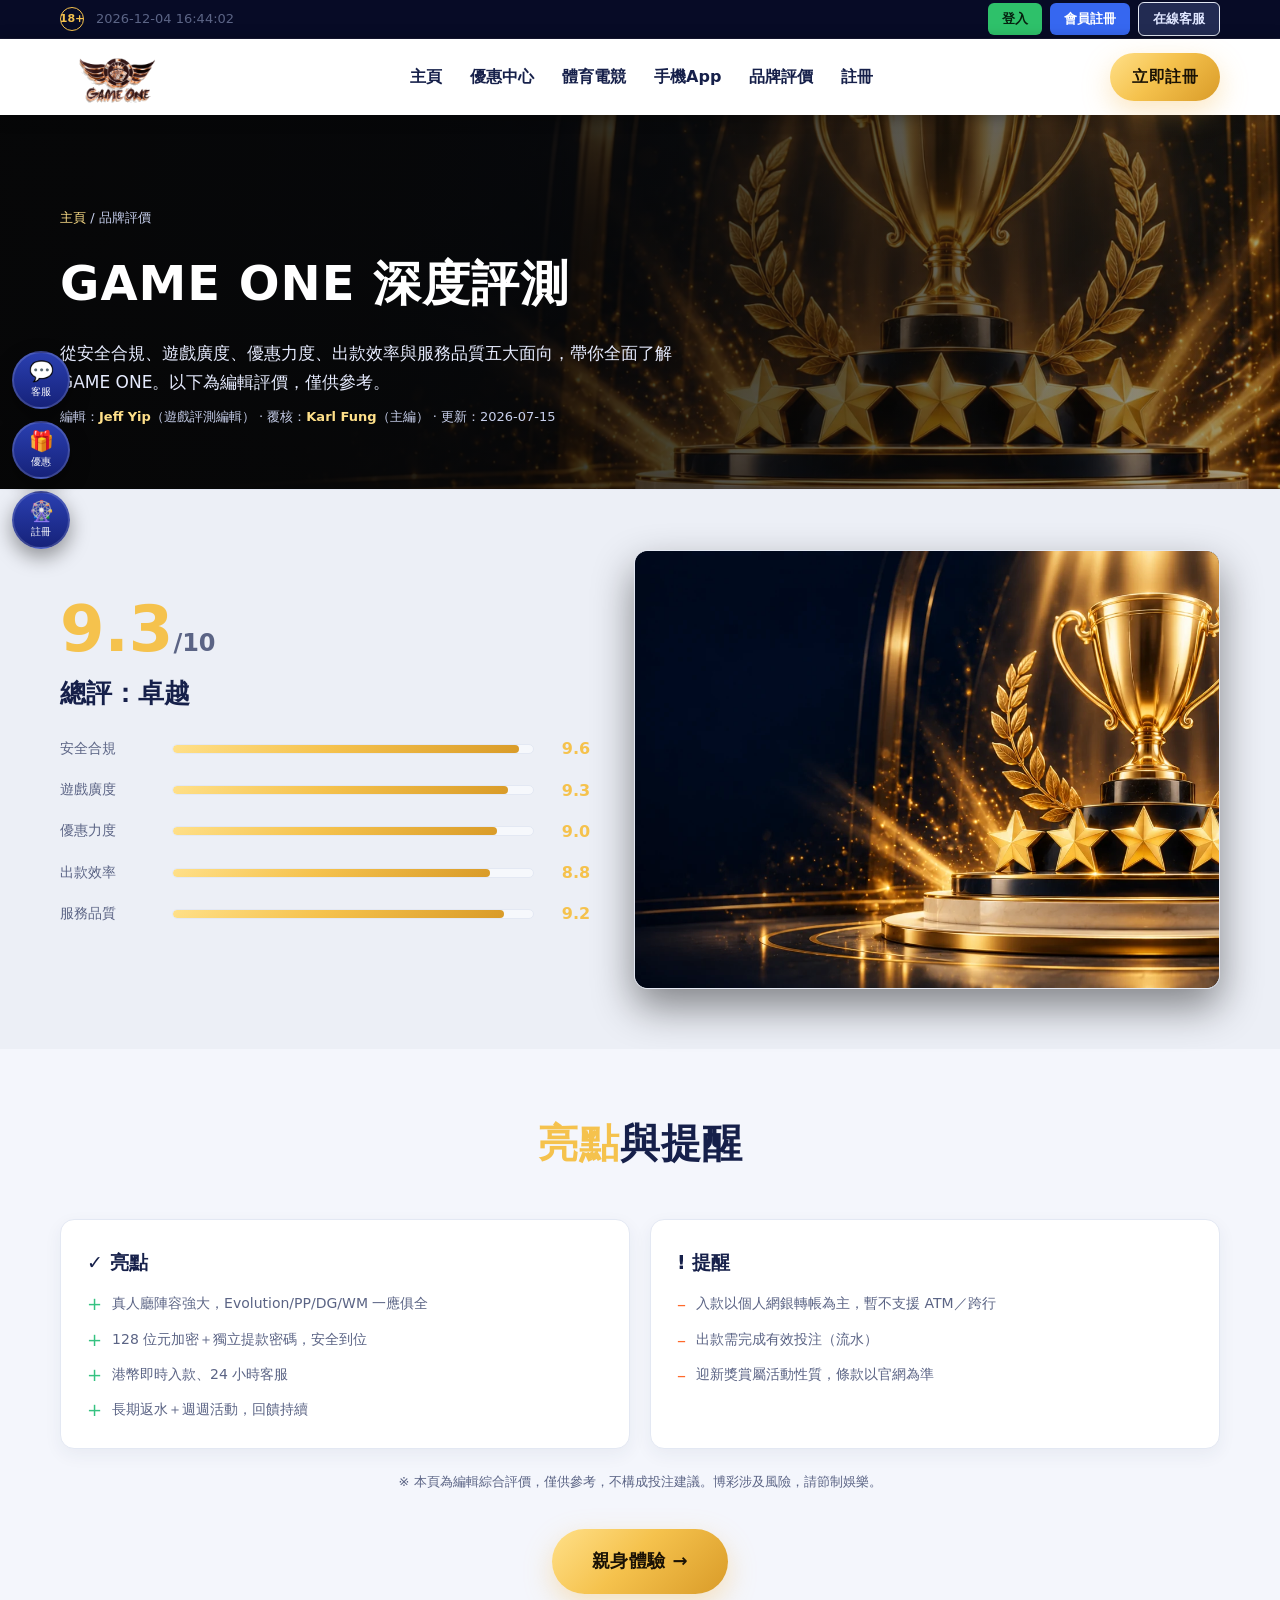
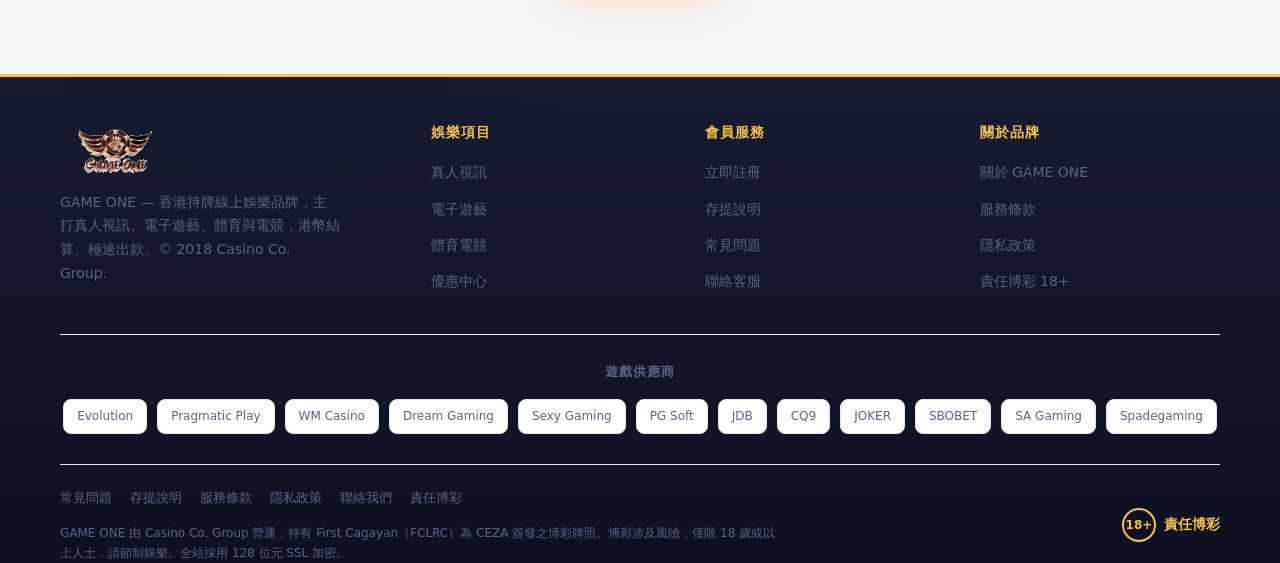
<file: review/index.html>
<!DOCTYPE html>
<html lang="zh-Hant-HK">
<head>
  <meta charset="UTF-8">
  <meta name="viewport" content="width=device-width, initial-scale=1.0">
  <title>GAME ONE 品牌評測 · 綜合評分 9.3 | GAME ONE</title>
  <meta name="description" content="GAME ONE 深度評測：安全、遊戲、優惠、出款、服務五維評分 9.3/10，附亮點與提醒（編輯評價，僅供參考）。">
  <meta name="theme-color" content="#070707">
  <link rel="icon" type="image/png" href="/assets/img/favicon.png">
  <link rel="apple-touch-icon" href="/assets/img/favicon.png">
  <link rel="stylesheet" href="/style.css">
  <script type="application/ld+json">
{
 "@context": "https://schema.org",
 "@graph": [
  {
   "@type": [
    "Organization",
    "OnlineBusiness"
   ],
   "@id": "https://gameone-hk.web.app/#organization",
   "name": "GAME ONE",
   "url": "https://gameone-hk.web.app/",
   "logo": {
    "@type": "ImageObject",
    "@id": "https://gameone-hk.web.app/#logo",
    "url": "https://gameone-hk.web.app/assets/img/logo.png",
    "caption": "GAME ONE"
   }
  },
  {
   "@type": "WebSite",
   "@id": "https://gameone-hk.web.app/#website",
   "url": "https://gameone-hk.web.app/",
   "name": "GAME ONE",
   "alternateName": "GAME ONE 香港",
   "description": "GAME ONE 香港持牌線上娛樂：頂級真人視訊、3000+ 電子遊藝、體育電競，128 位元加密、港幣結算、24 小時客服、最高 2.7% 返水。",
   "publisher": {
    "@id": "https://gameone-hk.web.app/#organization"
   },
   "inLanguage": "zh-Hant-HK",
   "copyrightYear": 2018,
   "copyrightHolder": {
    "@type": "Organization",
    "name": "Casino Co. Group"
   }
  },
  {
   "@type": "WebPage",
   "@id": "https://gameone-hk.web.app/review/#webpage",
   "url": "https://gameone-hk.web.app/review/",
   "name": "GAME ONE 品牌評測 · 綜合評分 9.3 | GAME ONE",
   "description": "GAME ONE 深度評測：安全、遊戲、優惠、出款、服務五維評分 9.3/10，附亮點與提醒（編輯評價，僅供參考）。",
   "inLanguage": "zh-Hant-HK",
   "isPartOf": {
    "@id": "https://gameone-hk.web.app/#website"
   },
   "about": {
    "@id": "https://gameone-hk.web.app/#organization"
   },
   "publisher": {
    "@id": "https://gameone-hk.web.app/#organization"
   },
   "datePublished": "2026-07-14",
   "dateModified": "2026-07-15",
   "breadcrumb": {
    "@id": "https://gameone-hk.web.app/review/#breadcrumb"
   },
   "primaryImageOfPage": {
    "@type": "ImageObject",
    "@id": "https://gameone-hk.web.app/review/#primaryimage",
    "url": "https://gameone-hk.web.app/assets/img/review-hero2.webp"
   },
   "image": {
    "@id": "https://gameone-hk.web.app/review/#primaryimage"
   },
   "author": {
    "@id": "https://gameone-hk.web.app/about-us/#jeff-yip"
   },
   "reviewedBy": {
    "@id": "https://gameone-hk.web.app/about-us/#karl-fung"
   },
   "mainEntity": {
    "@id": "https://gameone-hk.web.app/review/#review"
   }
  },
  {
   "@type": "BreadcrumbList",
   "@id": "https://gameone-hk.web.app/review/#breadcrumb",
   "itemListElement": [
    {
     "@type": "ListItem",
     "position": 1,
     "name": "主頁",
     "item": "https://gameone-hk.web.app/"
    },
    {
     "@type": "ListItem",
     "position": 2,
     "name": "品牌評價",
     "item": "https://gameone-hk.web.app/review/"
    }
   ]
  },
  {
   "@type": "Person",
   "@id": "https://gameone-hk.web.app/about-us/#jeff-yip",
   "name": "Jeff Yip",
   "jobTitle": "遊戲評測編輯",
   "url": "https://gameone-hk.web.app/about-us/#jeff-yip",
   "sameAs": [
    "https://hk.linkedin.com/in/jeff-yip-sk"
   ],
   "worksFor": {
    "@id": "https://gameone-hk.web.app/#organization"
   }
  },
  {
   "@type": "Person",
   "@id": "https://gameone-hk.web.app/about-us/#karl-fung",
   "name": "Karl Fung",
   "jobTitle": "主編",
   "url": "https://gameone-hk.web.app/about-us/#karl-fung",
   "sameAs": [
    "https://hk.linkedin.com/in/karlfung"
   ],
   "worksFor": {
    "@id": "https://gameone-hk.web.app/#organization"
   }
  },
  {
   "@type": "Review",
   "@id": "https://gameone-hk.web.app/review/#review",
   "name": "GAME ONE 深度評測",
   "inLanguage": "zh-Hant-HK",
   "author": {
    "@id": "https://gameone-hk.web.app/about-us/#jeff-yip"
   },
   "publisher": {
    "@id": "https://gameone-hk.web.app/#organization"
   },
   "datePublished": "2026-07-14",
   "dateModified": "2026-07-15",
   "itemReviewed": {
    "@id": "https://gameone-hk.web.app/#organization"
   },
   "reviewBody": "從安全合規、遊戲廣度、優惠力度、出款效率與服務品質五大面向評測 GAME ONE，綜合評分 9.3/10。本頁為編輯綜合評價，僅供參考，不構成投注建議。",
   "reviewRating": {
    "@type": "Rating",
    "ratingValue": 9.3,
    "bestRating": 10,
    "worstRating": 1
   },
   "positiveNotes": {
    "@type": "ItemList",
    "itemListElement": [
     {
      "@type": "ListItem",
      "position": 1,
      "name": "真人廳陣容強大，Evolution/PP/DG/WM 一應俱全"
     },
     {
      "@type": "ListItem",
      "position": 2,
      "name": "128 位元加密＋獨立提款密碼，安全到位"
     },
     {
      "@type": "ListItem",
      "position": 3,
      "name": "港幣即時入款、24 小時客服"
     },
     {
      "@type": "ListItem",
      "position": 4,
      "name": "長期返水＋週週活動，回饋持續"
     }
    ]
   },
   "negativeNotes": {
    "@type": "ItemList",
    "itemListElement": [
     {
      "@type": "ListItem",
      "position": 1,
      "name": "入款以個人網銀轉帳為主，暫不支援 ATM／跨行"
     },
     {
      "@type": "ListItem",
      "position": 2,
      "name": "出款需完成有效投注（流水）"
     },
     {
      "@type": "ListItem",
      "position": 3,
      "name": "迎新獎賞屬活動性質，條款以官網為準"
     }
    ]
   }
  }
 ]
}
  </script>
</head>
<body class="light">
  <div class="topbar"><div class="container topbar-in">
    <div class="tb-left"><span class="tb-18">18+</span><span class="tb-time" id="tbTime">&nbsp;</span></div>
    <div class="tb-right">
      <a href="https://g1vip.com/play-and-win/" class="tb-btn login" target="_blank" rel="nofollow noopener">登入</a>
      <a href="/register/" class="tb-btn reg">會員註冊</a>
      <a href="/contact/" class="tb-btn cs">在線客服</a>
    </div>
  </div></div>
  <header class="site-header"><div class="container nav">
    <a class="logo" href="/" aria-label="GAME ONE 首頁"><img src="/assets/img/logo.png" alt="GAME ONE"></a>
    <nav><ul class="nav-links" id="navLinks">
      <li><a href="/">主頁</a></li>
      <li><a href="/bonus/">優惠中心</a></li>
      <li><a href="/esports/">體育電競</a></li>
      <li><a href="/app/">手機App</a></li>
      <li><a href="/review/">品牌評價</a></li>
      <li><a href="/register/">註冊</a></li>
    </ul></nav>
    <a href="/register/" class="btn btn-gold btn-reg-top">立即註冊</a>
    <button class="nav-toggle" id="navToggle" aria-label="選單">☰</button>
  </div></header>
  <div class="side-rail">
    <a class="sr" href="https://g1vip.com/play-and-win/" target="_blank" rel="nofollow noopener" title="在線客服"><span>💬</span><small>客服</small></a>
    <a class="sr" href="/bonus/" title="優惠中心"><span>🎁</span><small>優惠</small></a>
    <a class="sr" href="/register/" title="會員註冊"><span>🎡</span><small>註冊</small></a>
  </div>
  <div class="mbar">
    <a href="https://g1vip.com/play-and-win/" target="_blank" rel="nofollow noopener">登入</a>
    <a href="/register/" class="reg">會員註冊</a>
    <a href="/contact/">客服</a>
  </div>
  <main id="main">
  <section class="page-hero" style="--hero:url('/assets/img/review-hero2.webp')"><div class="container">
      <div class="breadcrumb"><a href="/">主頁</a> / 品牌評價</div><h1>GAME ONE 深度評測</h1><p>從安全合規、遊戲廣度、優惠力度、出款效率與服務品質五大面向，帶你全面了解 GAME ONE。以下為編輯評價，僅供參考。</p><div class="byline">編輯：<a href="/about-us/#jeff-yip">Jeff Yip</a>（遊戲評測編輯） · 覆核：<a href="/about-us/#karl-fung">Karl Fung</a>（主編） · 更新：2026-07-15</div>
    </div></section>
  <section class="section"><div class="container"><div class="live-wrap">
    <div class="live-copy"><div class="score-big">9.3<span style="font-size:24px;color:var(--muted);">/10</span></div>
      <h2 style="margin:10px 0 20px;">總評：卓越</h2>
      <div class="rating-row"><div class="lbl">安全合規</div><div class="rating-bar"><i style="width:96%"></i></div><div class="val">9.6</div></div>
      <div class="rating-row"><div class="lbl">遊戲廣度</div><div class="rating-bar"><i style="width:93%"></i></div><div class="val">9.3</div></div>
      <div class="rating-row"><div class="lbl">優惠力度</div><div class="rating-bar"><i style="width:90%"></i></div><div class="val">9.0</div></div>
      <div class="rating-row"><div class="lbl">出款效率</div><div class="rating-bar"><i style="width:88%"></i></div><div class="val">8.8</div></div>
      <div class="rating-row"><div class="lbl">服務品質</div><div class="rating-bar"><i style="width:92%"></i></div><div class="val">9.2</div></div>
    </div>
    <div class="about-media"><img src="/assets/img/review-hero2.webp" alt="GAME ONE 評測" loading="lazy" style="width:100%;height:100%;object-fit:cover;"></div>
  </div></div></section>
  <section class="section"><div class="container">
    <div class="section-head"><h2><span>亮點</span>與提醒</h2></div>
    <div class="pros-cons">
      <div class="pc-card good"><h3>✓ 亮點</h3><ul>
        <li><span class="m">+</span> 真人廳陣容強大，Evolution/PP/DG/WM 一應俱全</li>
        <li><span class="m">+</span> 128 位元加密＋獨立提款密碼，安全到位</li>
        <li><span class="m">+</span> 港幣即時入款、24 小時客服</li>
        <li><span class="m">+</span> 長期返水＋週週活動，回饋持續</li></ul></div>
      <div class="pc-card warn"><h3>! 提醒</h3><ul>
        <li><span class="m">–</span> 入款以個人網銀轉帳為主，暫不支援 ATM／跨行</li>
        <li><span class="m">–</span> 出款需完成有效投注（流水）</li>
        <li><span class="m">–</span> 迎新獎賞屬活動性質，條款以官網為準</li></ul></div>
    </div>
    <p class="promo-note">※ 本頁為編輯綜合評價，僅供參考，不構成投注建議。博彩涉及風險，請節制娛樂。</p>
    <div class="slots-more"><a href="/register/" class="btn btn-gold btn-lg">親身體驗 →</a></div>
  </div></section>
  </main>
  <footer class="site-footer"><div class="container">
    <div class="footer-top">
      <div class="footer-brand">
        <img src="/assets/img/logo.png" alt="GAME ONE" style="height:54px;width:auto;">
        <p>GAME ONE — 香港持牌線上娛樂品牌，主打真人視訊、電子遊藝、體育與電競，港幣結算、極速出款。© 2018 Casino Co. Group.</p>
      </div>
      <div class="footer-col"><h2>娛樂項目</h2><ul>
        <li><a href="/">真人視訊</a></li><li><a href="/">電子遊藝</a></li>
        <li><a href="/esports/">體育電競</a></li><li><a href="/bonus/">優惠中心</a></li>
      </ul></div>
      <div class="footer-col"><h2>會員服務</h2><ul>
        <li><a href="/register/">立即註冊</a></li><li><a href="/banking/">存提說明</a></li>
        <li><a href="/faq/">常見問題</a></li><li><a href="/contact/">聯絡客服</a></li>
      </ul></div>
      <div class="footer-col"><h2>關於品牌</h2><ul>
        <li><a href="/about-us/">關於 GAME ONE</a></li><li><a href="/terms/">服務條款</a></li>
        <li><a href="/privacy/">隱私政策</a></li><li><a href="/responsible/">責任博彩 18+</a></li>
      </ul></div>
    </div>
    <div class="partners"><h2>遊戲供應商</h2><div class="partners-row">
      <span>Evolution</span><span>Pragmatic Play</span><span>WM Casino</span><span>Dream Gaming</span>
      <span>Sexy Gaming</span><span>PG Soft</span><span>JDB</span><span>CQ9</span>
      <span>JOKER</span><span>SBOBET</span><span>SA Gaming</span><span>Spadegaming</span>
    </div></div>
    <div class="footer-bottom">
      <div class="foot-inner">
        <div class="footer-links">
          <a href="/faq/">常見問題</a><a href="/banking/">存提說明</a><a href="/terms/">服務條款</a><a href="/privacy/">隱私政策</a><a href="/contact/">聯絡我們</a><a href="/responsible/">責任博彩</a>
        </div>
        <p class="legal">GAME ONE 由 Casino Co. Group 營運，持有 First Cagayan（FCLRC）為 CEZA 簽發之博彩牌照。博彩涉及風險，僅限 18 歲或以上人士，請節制娛樂。全站採用 128 位元 SSL 加密。</p>
      </div>
      <span class="age"><span class="badge18">18+</span> 責任博彩</span>
    </div>
  </div></footer>
  <script>
    var nt=document.getElementById('navToggle');
    if(nt) nt.addEventListener('click',function(){document.body.classList.toggle('menu-open');});
    document.querySelectorAll('#navLinks a').forEach(function(a){a.addEventListener('click',function(){document.body.classList.remove('menu-open');});});
    var navEl=document.querySelector('.nav nav');
    if(navEl) navEl.addEventListener('click',function(e){if(e.target===navEl)document.body.classList.remove('menu-open');});
    (function(){var el=document.getElementById('tbTime');if(!el)return;function p(n){return(n<10?'0':'')+n;}
      function tick(){var d=new Date();el.textContent=d.getFullYear()+'-'+p(d.getMonth()+1)+'-'+p(d.getDate())+' '+p(d.getHours())+':'+p(d.getMinutes())+':'+p(d.getSeconds());}
      tick();setInterval(tick,1000);})();
    (function(){var bm=document.getElementById('bmodal');if(!bm)return;
      function close(){bm.classList.remove('on');document.body.style.overflow='';}
      function esc(s){var d=document.createElement('div');d.textContent=s||'';return d.innerHTML;}
      document.querySelectorAll('.bbanner').forEach(function(c){c.addEventListener('click',function(){
        document.getElementById('bmodalImg').src=c.getAttribute('data-img');
        document.getElementById('bmodalTitle').textContent=c.getAttribute('data-title');
        document.getElementById('bmodalMeta').innerHTML=
          '<div class="bd-row"><b>活動對象</b><span>'+esc(c.getAttribute('data-target'))+'</span></div>'+
          '<div class="bd-row"><b>活動時間</b><span>'+esc(c.getAttribute('data-time'))+'</span></div>'+
          '<div class="bd-row"><b>活動內容</b><span>'+esc(c.getAttribute('data-content'))+'</span></div>'+
          '<div class="bd-row"><b>活動規則</b><span>'+esc(c.getAttribute('data-rules'))+'</span></div>';
        bm.classList.add('on');document.body.style.overflow='hidden';});});
      document.getElementById('bmodalX').addEventListener('click',close);
      bm.addEventListener('click',function(e){if(e.target===bm)close();});})();
  </script>
</body>
</html>
</file>
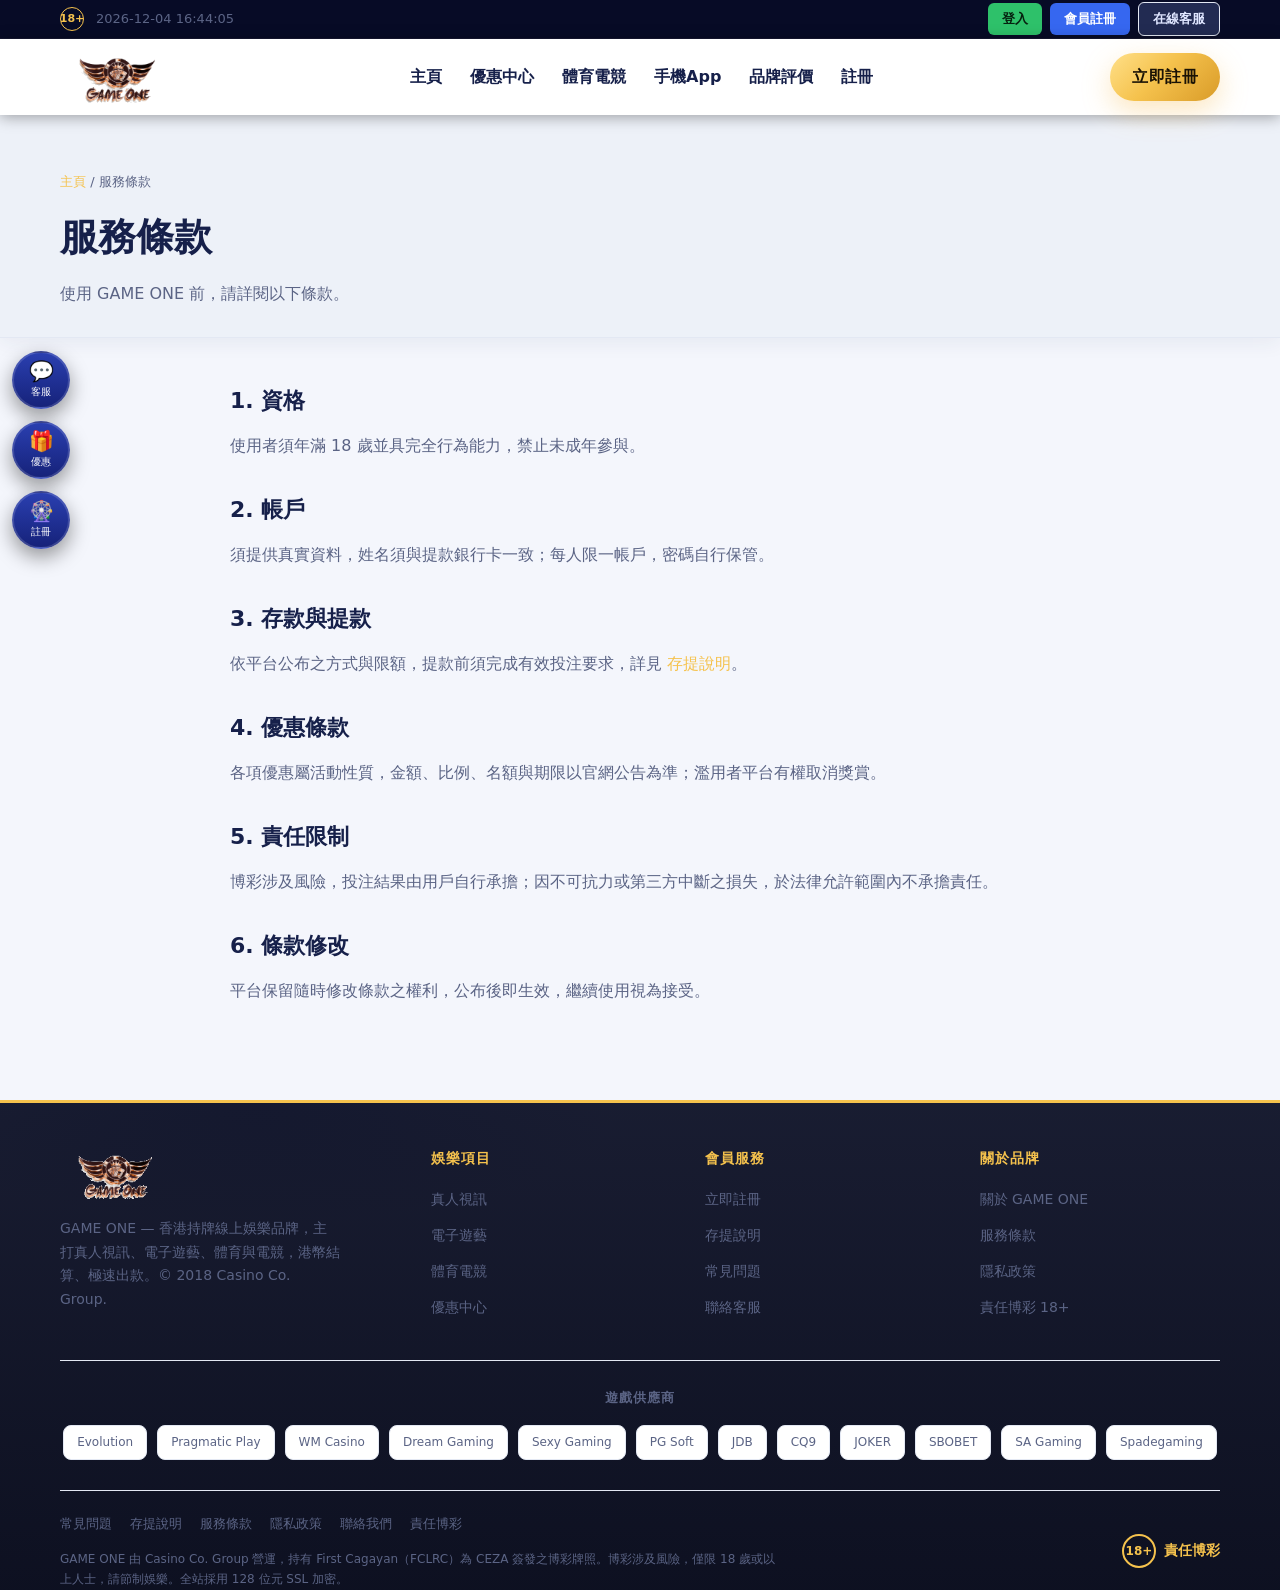
<file: terms/index.html>
<!DOCTYPE html>
<html lang="zh-Hant-HK">
<head>
  <meta charset="UTF-8">
  <meta name="viewport" content="width=device-width, initial-scale=1.0">
  <title>服務條款 | GAME ONE</title>
  <meta name="description" content="GAME ONE 服務條款：資格、帳戶、存提、優惠、責任限制與條款修改。">
  <meta name="theme-color" content="#070707">
  <link rel="icon" type="image/png" href="/assets/img/favicon.png">
  <link rel="apple-touch-icon" href="/assets/img/favicon.png">
  <link rel="stylesheet" href="/style.css">
  <script type="application/ld+json">
{
 "@context": "https://schema.org",
 "@graph": [
  {
   "@type": [
    "Organization",
    "OnlineBusiness"
   ],
   "@id": "https://gameone-hk.web.app/#organization",
   "name": "GAME ONE",
   "url": "https://gameone-hk.web.app/",
   "logo": {
    "@type": "ImageObject",
    "@id": "https://gameone-hk.web.app/#logo",
    "url": "https://gameone-hk.web.app/assets/img/logo.png",
    "caption": "GAME ONE"
   }
  },
  {
   "@type": "WebSite",
   "@id": "https://gameone-hk.web.app/#website",
   "url": "https://gameone-hk.web.app/",
   "name": "GAME ONE",
   "alternateName": "GAME ONE 香港",
   "description": "GAME ONE 香港持牌線上娛樂：頂級真人視訊、3000+ 電子遊藝、體育電競，128 位元加密、港幣結算、24 小時客服、最高 2.7% 返水。",
   "publisher": {
    "@id": "https://gameone-hk.web.app/#organization"
   },
   "inLanguage": "zh-Hant-HK",
   "copyrightYear": 2018,
   "copyrightHolder": {
    "@type": "Organization",
    "name": "Casino Co. Group"
   }
  },
  {
   "@type": "WebPage",
   "@id": "https://gameone-hk.web.app/terms/#webpage",
   "url": "https://gameone-hk.web.app/terms/",
   "name": "服務條款 | GAME ONE",
   "description": "GAME ONE 服務條款：資格、帳戶、存提、優惠、責任限制與條款修改。",
   "inLanguage": "zh-Hant-HK",
   "isPartOf": {
    "@id": "https://gameone-hk.web.app/#website"
   },
   "about": {
    "@id": "https://gameone-hk.web.app/#organization"
   },
   "publisher": {
    "@id": "https://gameone-hk.web.app/#organization"
   },
   "datePublished": "2026-07-14",
   "dateModified": "2026-07-15",
   "breadcrumb": {
    "@id": "https://gameone-hk.web.app/terms/#breadcrumb"
   },
   "author": {
    "@id": "https://gameone-hk.web.app/#organization"
   }
  },
  {
   "@type": "BreadcrumbList",
   "@id": "https://gameone-hk.web.app/terms/#breadcrumb",
   "itemListElement": [
    {
     "@type": "ListItem",
     "position": 1,
     "name": "主頁",
     "item": "https://gameone-hk.web.app/"
    },
    {
     "@type": "ListItem",
     "position": 2,
     "name": "服務條款",
     "item": "https://gameone-hk.web.app/terms/"
    }
   ]
  }
 ]
}
  </script>
</head>
<body class="light">
  <div class="topbar"><div class="container topbar-in">
    <div class="tb-left"><span class="tb-18">18+</span><span class="tb-time" id="tbTime">&nbsp;</span></div>
    <div class="tb-right">
      <a href="https://g1vip.com/play-and-win/" class="tb-btn login" target="_blank" rel="nofollow noopener">登入</a>
      <a href="/register/" class="tb-btn reg">會員註冊</a>
      <a href="/contact/" class="tb-btn cs">在線客服</a>
    </div>
  </div></div>
  <header class="site-header"><div class="container nav">
    <a class="logo" href="/" aria-label="GAME ONE 首頁"><img src="/assets/img/logo.png" alt="GAME ONE"></a>
    <nav><ul class="nav-links" id="navLinks">
      <li><a href="/">主頁</a></li>
      <li><a href="/bonus/">優惠中心</a></li>
      <li><a href="/esports/">體育電競</a></li>
      <li><a href="/app/">手機App</a></li>
      <li><a href="/review/">品牌評價</a></li>
      <li><a href="/register/">註冊</a></li>
    </ul></nav>
    <a href="/register/" class="btn btn-gold btn-reg-top">立即註冊</a>
    <button class="nav-toggle" id="navToggle" aria-label="選單">☰</button>
  </div></header>
  <div class="side-rail">
    <a class="sr" href="https://g1vip.com/play-and-win/" target="_blank" rel="nofollow noopener" title="在線客服"><span>💬</span><small>客服</small></a>
    <a class="sr" href="/bonus/" title="優惠中心"><span>🎁</span><small>優惠</small></a>
    <a class="sr" href="/register/" title="會員註冊"><span>🎡</span><small>註冊</small></a>
  </div>
  <div class="mbar">
    <a href="https://g1vip.com/play-and-win/" target="_blank" rel="nofollow noopener">登入</a>
    <a href="/register/" class="reg">會員註冊</a>
    <a href="/contact/">客服</a>
  </div>
  <main id="main">
  <section class="doc-head"><div class="container"><div class="breadcrumb"><a href="/">主頁</a> / 服務條款</div><h1>服務條款</h1><p>使用 GAME ONE 前，請詳閱以下條款。</p></div></section>
  <div class="doc"><div class="container"><h2>1. 資格</h2><p>使用者須年滿 18 歲並具完全行為能力，禁止未成年參與。</p>
<h2>2. 帳戶</h2><p>須提供真實資料，姓名須與提款銀行卡一致；每人限一帳戶，密碼自行保管。</p>
<h2>3. 存款與提款</h2><p>依平台公布之方式與限額，提款前須完成有效投注要求，詳見 <a href="/banking/">存提說明</a>。</p>
<h2>4. 優惠條款</h2><p>各項優惠屬活動性質，金額、比例、名額與期限以官網公告為準；濫用者平台有權取消獎賞。</p>
<h2>5. 責任限制</h2><p>博彩涉及風險，投注結果由用戶自行承擔；因不可抗力或第三方中斷之損失，於法律允許範圍內不承擔責任。</p>
<h2>6. 條款修改</h2><p>平台保留隨時修改條款之權利，公布後即生效，繼續使用視為接受。</p></div></div>
  </main>
  <footer class="site-footer"><div class="container">
    <div class="footer-top">
      <div class="footer-brand">
        <img src="/assets/img/logo.png" alt="GAME ONE" style="height:54px;width:auto;">
        <p>GAME ONE — 香港持牌線上娛樂品牌，主打真人視訊、電子遊藝、體育與電競，港幣結算、極速出款。© 2018 Casino Co. Group.</p>
      </div>
      <div class="footer-col"><h2>娛樂項目</h2><ul>
        <li><a href="/">真人視訊</a></li><li><a href="/">電子遊藝</a></li>
        <li><a href="/esports/">體育電競</a></li><li><a href="/bonus/">優惠中心</a></li>
      </ul></div>
      <div class="footer-col"><h2>會員服務</h2><ul>
        <li><a href="/register/">立即註冊</a></li><li><a href="/banking/">存提說明</a></li>
        <li><a href="/faq/">常見問題</a></li><li><a href="/contact/">聯絡客服</a></li>
      </ul></div>
      <div class="footer-col"><h2>關於品牌</h2><ul>
        <li><a href="/about-us/">關於 GAME ONE</a></li><li><a href="/terms/">服務條款</a></li>
        <li><a href="/privacy/">隱私政策</a></li><li><a href="/responsible/">責任博彩 18+</a></li>
      </ul></div>
    </div>
    <div class="partners"><h2>遊戲供應商</h2><div class="partners-row">
      <span>Evolution</span><span>Pragmatic Play</span><span>WM Casino</span><span>Dream Gaming</span>
      <span>Sexy Gaming</span><span>PG Soft</span><span>JDB</span><span>CQ9</span>
      <span>JOKER</span><span>SBOBET</span><span>SA Gaming</span><span>Spadegaming</span>
    </div></div>
    <div class="footer-bottom">
      <div class="foot-inner">
        <div class="footer-links">
          <a href="/faq/">常見問題</a><a href="/banking/">存提說明</a><a href="/terms/">服務條款</a><a href="/privacy/">隱私政策</a><a href="/contact/">聯絡我們</a><a href="/responsible/">責任博彩</a>
        </div>
        <p class="legal">GAME ONE 由 Casino Co. Group 營運，持有 First Cagayan（FCLRC）為 CEZA 簽發之博彩牌照。博彩涉及風險，僅限 18 歲或以上人士，請節制娛樂。全站採用 128 位元 SSL 加密。</p>
      </div>
      <span class="age"><span class="badge18">18+</span> 責任博彩</span>
    </div>
  </div></footer>
  <script>
    var nt=document.getElementById('navToggle');
    if(nt) nt.addEventListener('click',function(){document.body.classList.toggle('menu-open');});
    document.querySelectorAll('#navLinks a').forEach(function(a){a.addEventListener('click',function(){document.body.classList.remove('menu-open');});});
    var navEl=document.querySelector('.nav nav');
    if(navEl) navEl.addEventListener('click',function(e){if(e.target===navEl)document.body.classList.remove('menu-open');});
    (function(){var el=document.getElementById('tbTime');if(!el)return;function p(n){return(n<10?'0':'')+n;}
      function tick(){var d=new Date();el.textContent=d.getFullYear()+'-'+p(d.getMonth()+1)+'-'+p(d.getDate())+' '+p(d.getHours())+':'+p(d.getMinutes())+':'+p(d.getSeconds());}
      tick();setInterval(tick,1000);})();
    (function(){var bm=document.getElementById('bmodal');if(!bm)return;
      function close(){bm.classList.remove('on');document.body.style.overflow='';}
      function esc(s){var d=document.createElement('div');d.textContent=s||'';return d.innerHTML;}
      document.querySelectorAll('.bbanner').forEach(function(c){c.addEventListener('click',function(){
        document.getElementById('bmodalImg').src=c.getAttribute('data-img');
        document.getElementById('bmodalTitle').textContent=c.getAttribute('data-title');
        document.getElementById('bmodalMeta').innerHTML=
          '<div class="bd-row"><b>活動對象</b><span>'+esc(c.getAttribute('data-target'))+'</span></div>'+
          '<div class="bd-row"><b>活動時間</b><span>'+esc(c.getAttribute('data-time'))+'</span></div>'+
          '<div class="bd-row"><b>活動內容</b><span>'+esc(c.getAttribute('data-content'))+'</span></div>'+
          '<div class="bd-row"><b>活動規則</b><span>'+esc(c.getAttribute('data-rules'))+'</span></div>';
        bm.classList.add('on');document.body.style.overflow='hidden';});});
      document.getElementById('bmodalX').addEventListener('click',close);
      bm.addEventListener('click',function(e){if(e.target===bm)close();});})();
  </script>
</body>
</html>
</file>
<file: style.css>
/* =========================================================
   Gameone — 香港線上娛樂平台
   品牌風格：深色 + 金橙強調（參考 beton.ua「Територія гри」深色運動-高級風）
   語言：繁體中文（粵語市場 / 香港）
   ========================================================= */

:root {
  --bg:          #0a1030;
  --bg-2:        #0c1238;
  --bg-3:        #111a4a;
  --card:        #141d47;
  --card-2:      #1b2559;
  --line:        #2b366b;
  --text:        #eef1fb;
  --muted:       #9aa6cf;
  --gold:        #f5c24d;
  --gold-2:      #ffe089;
  --gold-3:      #d99b28;
  --accent:      #ff6a2b;
  --red:         #e2323f;
  --red-2:       #b31824;
  --green:       #35c281;
  --topbar:      #070b26;
  --header:      #ffffff;
  --ink:         #16204a;
  --radius:      14px;
  --radius-sm:   10px;
  --shadow:      0 18px 40px rgba(0,0,0,.45);
  --grad-gold:   linear-gradient(135deg, var(--gold-2), var(--gold) 45%, var(--gold-3));
  --grad-dark:   linear-gradient(180deg, #10101a, #07070b);
  --maxw:        1200px;
  --font:        "Noto Sans HK","PingFang HK","Microsoft JhengHei","Segoe UI",system-ui,-apple-system,sans-serif;
}

* { box-sizing: border-box; margin: 0; padding: 0; }

html { scroll-behavior: smooth; }

body {
  font-family: var(--font);
  background: linear-gradient(180deg, #0b1236 0%, #0a1030 40%, #080d26 100%) fixed;
  color: var(--text);
  line-height: 1.7;
  -webkit-font-smoothing: antialiased;
  overflow-x: hidden;
}

img { max-width: 100%; display: block; }
a { color: inherit; text-decoration: none; }

.container { width: 100%; max-width: var(--maxw); margin: 0 auto; padding: 0 20px; }

.section { padding: 60px 0; position: relative; }
.section:nth-child(even) { background: rgba(255,255,255,.015); }

.section-head { text-align: center; margin-bottom: 42px; }
.section-head .eyebrow {
  display: inline-block; font-size: 13px; letter-spacing: 3px; font-weight: 700;
  color: var(--gold); text-transform: uppercase; margin-bottom: 12px;
}
.section-head h2 {
  font-size: clamp(26px, 4vw, 40px); font-weight: 900; letter-spacing: 1px;
}
.section-head h2 span { color: var(--gold); }
.section-head p { color: var(--muted); max-width: 640px; margin: 14px auto 0; font-size: 16px; }

/* ---------- Buttons ---------- */
.btn {
  display: inline-flex; align-items: center; justify-content: center; gap: 8px;
  font-weight: 800; font-size: 16px; letter-spacing: .5px;
  padding: 14px 30px; border-radius: 999px; border: none; cursor: pointer;
  transition: transform .18s ease, box-shadow .18s ease, filter .18s ease;
  white-space: nowrap;
}
.btn-gold { background: var(--grad-gold); color: #1a1205; box-shadow: 0 10px 28px rgba(245,182,74,.35); }
.btn-gold:hover { transform: translateY(-2px); filter: brightness(1.06); box-shadow: 0 16px 34px rgba(245,182,74,.5); }
.btn-ghost { background: transparent; color: var(--text); border: 1.5px solid var(--line); }
.btn-ghost:hover { border-color: var(--gold); color: var(--gold); }
.btn-lg { padding: 17px 40px; font-size: 18px; }

/* ---------- Top utility bar ---------- */
.topbar { background: var(--topbar); border-bottom: 1px solid rgba(255,255,255,.06); font-size: 13px; }
.topbar-in { display: flex; align-items: center; justify-content: space-between; height: 38px; }
.tb-left { display: flex; align-items: center; gap: 12px; color: var(--muted); }
.tb-18 { display: inline-flex; align-items: center; justify-content: center; width: 24px; height: 24px; border-radius: 50%;
  border: 1.5px solid var(--gold); color: var(--gold); font-size: 11px; font-weight: 800; }
.tb-time { color: var(--muted); font-variant-numeric: tabular-nums; }
.tb-right { display: flex; align-items: center; gap: 8px; }
.tb-btn { padding: 5px 14px; border-radius: 6px; font-weight: 700; font-size: 13px; transition: filter .15s, transform .15s; }
.tb-btn:hover { filter: brightness(1.08); transform: translateY(-1px); }
.tb-btn.login { background: #2ec16a; color: #06210f; }
.tb-btn.reg { background: #3667f0; color: #fff; }
.tb-btn.cs { background: #222b52; color: #dfe6ff; border: 1px solid var(--line); }

/* ---------- White main header ---------- */
.site-header { position: sticky; top: 0; z-index: 50; background: var(--header);
  box-shadow: 0 2px 14px rgba(0,0,0,.35); }
.nav { display: flex; align-items: center; gap: 20px; height: 76px; }
.nav .logo { flex: none; }
.nav .logo img { height: 56px; width: auto; }
.nav nav { flex: 1; display: flex; justify-content: center; }
.nav-links { display: flex; gap: 4px; list-style: none; flex-wrap: wrap; justify-content: center; }
.nav-links a { display: block; padding: 8px 12px; border-radius: 8px; font-size: 16px; color: var(--ink);
  font-weight: 700; transition: color .15s, background .15s; white-space: nowrap; }
.nav-links a:hover { color: var(--red); background: rgba(226,50,63,.08); }
.btn-reg-top { flex: none; padding: 10px 22px; }
.nav-toggle { display: none; background: none; border: none; color: var(--ink); font-size: 28px; cursor: pointer; flex: none; }

/* ---------- Hero ---------- */
.hero {
  position: relative; min-height: 620px; display: flex; align-items: center;
  background:
    linear-gradient(105deg, rgba(7,7,7,.94) 32%, rgba(7,7,7,.55) 70%, rgba(7,7,7,.25)),
    radial-gradient(1200px 600px at 80% 10%, rgba(245,182,74,.16), transparent 60%),
    url("assets/img/hero-bg.webp") center/cover no-repeat, var(--grad-dark);
  border-bottom: 1px solid var(--line);
}
.hero-inner { max-width: 640px; padding: 60px 0; }
.hero .badge {
  display: inline-flex; align-items: center; gap: 8px; font-size: 13px; font-weight: 700;
  color: var(--gold-2); background: rgba(245,182,74,.1); border: 1px solid rgba(245,182,74,.3);
  padding: 7px 16px; border-radius: 999px; margin-bottom: 22px;
}
.hero h1 { font-size: clamp(34px, 6vw, 60px); line-height: 1.1; font-weight: 900; letter-spacing: 1px; }
.hero h1 .g { color: var(--gold); }
.hero .lead { color: var(--muted); font-size: 18px; margin: 22px 0 12px; }
.hero .hero-actions { display: flex; gap: 14px; flex-wrap: wrap; margin-top: 26px; }
.hero .hero-note { margin-top: 18px; font-size: 13px; color: var(--muted); }

.hero-stats { display: flex; gap: 30px; margin-top: 40px; flex-wrap: wrap; }
.hero-stats .stat .n { font-size: 28px; font-weight: 900; color: var(--gold); }
.hero-stats .stat .l { font-size: 13px; color: var(--muted); }

/* ---------- Trust strip ---------- */
.trust { background: var(--bg-2); border-bottom: 1px solid var(--line); padding: 20px 0; }
.trust-row { display: flex; flex-wrap: wrap; align-items: center; justify-content: center; gap: 14px 30px; }
.trust-item { display: flex; align-items: center; gap: 9px; font-size: 14px; color: var(--muted); font-weight: 600; }
.trust-item .ic { color: var(--gold); font-size: 18px; }

/* ---------- Description / About ---------- */
.about-grid { display: grid; grid-template-columns: 1.15fr .85fr; gap: 44px; align-items: center; }
.about-copy h2, .about-copy h3 { font-size: 24px; margin-bottom: 14px; }
.about-copy p { color: var(--muted); margin-bottom: 16px; }
.about-copy .chips { display: flex; flex-wrap: wrap; gap: 10px; margin-top: 18px; }
.chip { font-size: 13px; font-weight: 700; color: var(--gold-2); background: rgba(245,182,74,.08);
  border: 1px solid rgba(245,182,74,.25); padding: 7px 14px; border-radius: 999px; }
.about-media { border-radius: var(--radius); overflow: hidden; box-shadow: var(--shadow); border: 1px solid var(--line);
  aspect-ratio: 4/3; background: linear-gradient(135deg,#1a1a24,#0c0c12); }
.about-media img { width: 100%; height: 100%; object-fit: cover; }
.about-panel { display: flex; align-items: center; justify-content: center;
  background: radial-gradient(600px 300px at 30% 20%, rgba(245,182,74,.16), transparent 60%), linear-gradient(135deg,#1a1a24,#0c0c12); }
.about-panel-inner { text-align: center; padding: 30px; width: 100%; }
.about-logo { height: 58px; margin: 0 auto 26px; width: auto; }
.about-panel-stats { display: grid; grid-template-columns: 1fr 1fr; gap: 16px; }
.about-panel-stats div { background: rgba(255,255,255,.03); border: 1px solid var(--line); border-radius: 12px; padding: 16px 10px; }
.about-panel-stats b { display: block; font-size: 22px; color: var(--gold); font-weight: 900; }
.about-panel-stats small { color: var(--muted); font-size: 12px; }

.feature-grid { display: grid; grid-template-columns: repeat(4,1fr); gap: 18px; margin-top: 50px; }
.feature { background: var(--card); border: 1px solid var(--line); border-radius: var(--radius); padding: 26px 22px; transition: border-color .2s, transform .2s; }
.feature:hover { border-color: rgba(245,182,74,.5); transform: translateY(-4px); }
.feature .ic { width: 46px; height: 46px; border-radius: 12px; background: var(--grad-gold); color: #1a1205;
  display: flex; align-items: center; justify-content: center; font-size: 22px; font-weight: 900; margin-bottom: 16px; }
.feature h3 { font-size: 17px; margin-bottom: 8px; }
.feature p { font-size: 14px; color: var(--muted); }

/* ---------- Live casino ---------- */
.live-wrap { display: grid; grid-template-columns: .95fr 1.05fr; gap: 44px; align-items: center; }
.live-media { position: relative; border-radius: var(--radius); overflow: hidden; box-shadow: var(--shadow);
  border: 1px solid var(--line); aspect-ratio: 16/11; background: linear-gradient(135deg,#20141b,#0c0c12); }
.live-media img { width: 100%; height: 100%; object-fit: cover; }
.live-media .play { position: absolute; inset: 0; display: flex; align-items: center; justify-content: center; }
.live-media .play span { width: 74px; height: 74px; border-radius: 50%; background: rgba(245,182,74,.92); color:#1a1205;
  display: flex; align-items: center; justify-content: center; font-size: 26px; box-shadow: 0 0 0 12px rgba(245,182,74,.18); }
.live-copy h2, .live-copy h3 { font-size: 26px; margin-bottom: 12px; }
.live-copy p { color: var(--muted); margin-bottom: 20px; }
.provider-grid { display: grid; grid-template-columns: repeat(3,1fr); gap: 12px; }
.provider { background: var(--card-2); border: 1px solid var(--line); border-radius: var(--radius-sm);
  padding: 14px 10px; text-align: center; font-weight: 700; font-size: 14px; color: var(--text); transition: .2s; }
.provider:hover { border-color: var(--gold); color: var(--gold); }
.provider small { display: block; color: var(--muted); font-weight: 500; font-size: 12px; margin-top: 2px; }

/* ---------- Slots ---------- */
.slots-grid { display: grid; grid-template-columns: repeat(4,1fr); gap: 18px; }
.slot-card { background: var(--card); border: 1px solid var(--line); border-radius: var(--radius);
  overflow: hidden; transition: transform .2s, border-color .2s; }
.slot-card:hover { transform: translateY(-6px); border-color: var(--gold); }
.slot-thumb { aspect-ratio: 3/4; background: linear-gradient(135deg,#241a10,#0e0e14); position: relative; overflow: hidden; }
.slot-thumb img { width: 100%; height: 100%; object-fit: cover; }
.slot-thumb .rank { position: absolute; top: 10px; left: 10px; background: var(--grad-gold); color:#1a1205;
  font-weight: 900; font-size: 13px; width: 30px; height: 30px; border-radius: 8px; display: flex; align-items: center; justify-content: center; }
.slot-thumb .hot { position: absolute; top: 10px; right: 10px; background: var(--accent); color: #fff;
  font-size: 11px; font-weight: 800; padding: 4px 9px; border-radius: 999px; }
.slot-body { padding: 14px 16px; }
.slot-body h3 { font-size: 16px; }
.slot-body .prov { font-size: 12px; color: var(--muted); margin-top: 2px; }
.slot-body .rtp { margin-top: 10px; font-size: 12px; color: var(--green); font-weight: 700; }
.slots-more { text-align: center; margin-top: 36px; }
.provider-strip { display: flex; flex-wrap: wrap; gap: 10px; justify-content: center; margin-top: 34px; }
.provider-strip .p { font-size: 13px; font-weight: 700; color: var(--muted); background: var(--card-2);
  border: 1px solid var(--line); padding: 8px 16px; border-radius: 999px; }

/* ---------- Bonuses ---------- */
.bonus-grid { display: grid; grid-template-columns: repeat(3,1fr); gap: 22px; }
.bonus-card { position: relative; background: var(--card); border: 1px solid var(--line); border-radius: var(--radius);
  padding: 0; overflow: hidden; display: flex; flex-direction: column; transition: transform .2s, border-color .2s; }
.bonus-card:hover { transform: translateY(-5px); border-color: rgba(245,182,74,.55); }
.bonus-card.featured { border-color: var(--gold); box-shadow: 0 0 0 1px var(--gold), var(--shadow); }
.bonus-media { aspect-ratio: 16/8; background: linear-gradient(135deg,#2a1c0d,#0e0e14); position: relative; }
.bonus-media img { width: 100%; height: 100%; object-fit: cover; }
.bonus-media .tag { position: absolute; top: 12px; left: 12px; background: var(--grad-gold); color:#1a1205;
  font-size: 12px; font-weight: 800; padding: 5px 12px; border-radius: 999px; }
.bonus-body { padding: 22px 22px 26px; display: flex; flex-direction: column; flex: 1; }
.bonus-body h3 { font-size: 19px; margin-bottom: 6px; }
.bonus-body .amt { font-size: 30px; font-weight: 900; color: var(--gold); margin: 6px 0 10px; }
.bonus-body p { font-size: 14px; color: var(--muted); flex: 1; }
.bonus-body .btn { margin-top: 18px; width: 100%; }

.cashback { margin-top: 36px; background: var(--card-2); border: 1px solid var(--line); border-radius: var(--radius); padding: 26px 28px; }
.cashback h3 { font-size: 18px; margin-bottom: 16px; text-align: center; }
.cashback-row { display: flex; flex-wrap: wrap; gap: 16px; justify-content: center; }
.cashback-item { text-align: center; padding: 8px 20px; }
.cashback-item .n { font-size: 26px; font-weight: 900; color: var(--gold); }
.cashback-item .l { font-size: 13px; color: var(--muted); }

/* ---------- Promo codes ---------- */
.promo-grid { display: grid; grid-template-columns: repeat(3,1fr); gap: 18px; }
.promo-card { background: linear-gradient(135deg, var(--card-2), var(--card)); border: 1px dashed rgba(245,182,74,.5);
  border-radius: var(--radius); padding: 24px; text-align: center; position: relative; }
.promo-card .label { font-size: 13px; color: var(--muted); font-weight: 600; }
.promo-card .code { font-size: 26px; font-weight: 900; letter-spacing: 2px; color: var(--gold-2);
  margin: 12px 0; font-family: "Courier New", monospace; }
.promo-card .desc { font-size: 13px; color: var(--muted); margin-bottom: 16px; min-height: 40px; }
.promo-card .copy { background: transparent; border: 1.5px solid var(--gold); color: var(--gold); border-radius: 999px;
  padding: 9px 22px; font-weight: 700; cursor: pointer; transition: .18s; }
.promo-card .copy:hover { background: var(--gold); color: #1a1205; }
.promo-note { text-align: center; color: var(--muted); font-size: 13px; margin-top: 22px; }
.promo-card .step-no { font-size: 34px; font-weight: 900; color: var(--gold-2); font-family: "Courier New", monospace; margin-bottom: 6px; }
.promo-card h3 { font-size: 18px; margin-bottom: 8px; }
.promo-list { display: grid; grid-template-columns: repeat(3,1fr); gap: 16px; }
.promo-item { text-align: left; padding: 14px 16px; background: rgba(255,255,255,.03); border: 1px solid var(--line); border-radius: var(--radius-sm); }
.promo-item b { display: block; color: var(--gold); font-size: 15px; margin-bottom: 5px; }
.promo-item span { color: var(--muted); font-size: 13px; line-height: 1.55; }
@media (max-width: 960px) { .promo-list { grid-template-columns: 1fr; } }

/* ---------- Mobile ---------- */
.mobile-wrap { display: grid; grid-template-columns: 1fr 1fr; gap: 44px; align-items: center; }
.mobile-copy h2, .mobile-copy h3 { font-size: 28px; margin-bottom: 14px; }
.mobile-copy p { color: var(--muted); margin-bottom: 22px; }
.mobile-list { list-style: none; display: flex; flex-direction: column; gap: 14px; margin-bottom: 26px; }
.mobile-list li { display: flex; gap: 12px; align-items: flex-start; font-size: 15px; }
.mobile-list li .ic { color: var(--gold); font-weight: 900; }
.store-badges { display: flex; gap: 14px; flex-wrap: wrap; }
.store { display: flex; align-items: center; gap: 10px; background: var(--card-2); border: 1px solid var(--line);
  border-radius: 12px; padding: 10px 18px; font-weight: 700; transition: .2s; }
.store:hover { border-color: var(--gold); }
.store .ic { font-size: 24px; }
.store small { display: block; font-size: 11px; color: var(--muted); font-weight: 500; }
.mobile-media { display: flex; justify-content: center; }
.phone { width: 280px; aspect-ratio: 9/18; border-radius: 34px; border: 8px solid #1c1c24; background: linear-gradient(135deg,#181820,#0b0b10);
  box-shadow: var(--shadow); overflow: hidden; position: relative; }
.phone img { width: 100%; height: 100%; object-fit: cover; }
.phone::before { content: ""; position: absolute; top: 12px; left: 50%; transform: translateX(-50%); width: 90px; height: 6px; background: #2a2a35; border-radius: 999px; z-index: 2; }

/* ---------- CTA band ---------- */
.cta-band { background: var(--grad-gold); color: #1a1205; text-align: center; padding: 54px 0; }
.cta-band h2 { font-size: clamp(24px,4vw,36px); font-weight: 900; }
.cta-band p { margin: 10px 0 24px; font-weight: 600; opacity: .85; }
.cta-band .btn { background: #0e0e12; color: var(--gold-2); }
.cta-band .btn:hover { background: #000; }

/* ---------- Footer ---------- */
.site-footer { background: var(--bg-2); border-top: 1px solid var(--line); padding: 54px 0 26px; }
.footer-top { display: grid; grid-template-columns: 1.4fr 1fr 1fr 1fr; gap: 34px; }
.footer-brand img { height: 46px; margin-bottom: 16px; }
.footer-brand p { color: var(--muted); font-size: 14px; max-width: 280px; }
.footer-col h2 { font-size: 14px; letter-spacing: 1px; text-transform: uppercase; color: var(--gold); margin-bottom: 14px; }
.footer-col ul { list-style: none; display: flex; flex-direction: column; gap: 9px; }
.footer-col a { color: var(--muted); font-size: 14px; }
.footer-col a:hover { color: var(--gold); }
.partners { margin-top: 40px; padding-top: 26px; border-top: 1px solid var(--line); }
.partners h2 { text-align: center; color: var(--muted); font-size: 13px; letter-spacing: 1px; margin-bottom: 16px; text-transform: uppercase; }
.partners-row { display: flex; flex-wrap: wrap; gap: 10px; justify-content: center; }
.partners-row span { font-size: 12px; color: var(--muted); background: var(--card); border: 1px solid var(--line); padding: 6px 13px; border-radius: 8px; }
.footer-bottom { margin-top: 30px; padding-top: 22px; border-top: 1px solid var(--line); display: flex; flex-wrap: wrap; gap: 14px; justify-content: space-between; align-items: center; }
.footer-bottom .legal { font-size: 12px; color: var(--muted); max-width: 720px; }
.footer-bottom .age { display: inline-flex; align-items: center; gap: 8px; font-weight: 800; color: var(--gold); font-size: 14px; }
.footer-bottom .age .badge18 { width: 34px; height: 34px; border-radius: 50%; border: 2px solid var(--gold); display: inline-flex; align-items: center; justify-content: center; font-size: 12px; }

/* ---------- Responsive ---------- */
@media (max-width: 960px) {
  .feature-grid { grid-template-columns: repeat(2,1fr); }
  .slots-grid { grid-template-columns: repeat(2,1fr); }
  .about-grid, .live-wrap, .mobile-wrap { grid-template-columns: 1fr; }
  .bonus-grid, .promo-grid { grid-template-columns: 1fr; }
  .footer-top { grid-template-columns: 1fr 1fr; }
}
@media (max-width: 560px) {
  .slots-grid { grid-template-columns: 1fr 1fr; }
  .provider-grid { grid-template-columns: 1fr 1fr; }
  .hero-stats { gap: 20px; }
  .nav-cta .btn-ghost { display: none; }
  .footer-top { grid-template-columns: 1fr; }
  .section { padding: 54px 0; }
}

/* ---------- Sports & E-Sports ---------- */
.sports-grid { display: grid; grid-template-columns: 1fr 1fr; gap: 20px; }
.sport-card { background: var(--card); border: 1px solid var(--line); border-radius: var(--radius); padding: 30px 28px; transition: border-color .2s, transform .2s; }
.sport-card:hover { border-color: rgba(245,182,74,.5); transform: translateY(-4px); }
.sport-ic { width: 56px; height: 56px; border-radius: 14px; background: var(--grad-gold); display: flex; align-items: center; justify-content: center; font-size: 28px; margin-bottom: 16px; }
.sport-card h3 { font-size: 22px; margin-bottom: 10px; }
.sport-card p { color: var(--muted); font-size: 15px; margin-bottom: 18px; }
.sport-card .provider-strip { justify-content: flex-start; margin-top: 0; }
.cat-strip { display: grid; grid-template-columns: repeat(4,1fr); gap: 16px; margin-top: 20px; }
.cat { background: var(--card-2); border: 1px solid var(--line); border-radius: var(--radius-sm); padding: 18px 20px; }
.cat b { display: block; color: var(--gold); font-size: 17px; margin-bottom: 5px; }
.cat span { color: var(--muted); font-size: 13px; }

/* ---------- FAQ ---------- */
.faq-list { max-width: 860px; margin: 0 auto; display: flex; flex-direction: column; gap: 12px; }
.faq-item { background: var(--card); border: 1px solid var(--line); border-radius: var(--radius-sm); overflow: hidden; }
.faq-item summary { list-style: none; cursor: pointer; padding: 20px 24px; font-size: 16px; font-weight: 700; color: var(--text);
  display: flex; align-items: center; justify-content: space-between; gap: 14px; transition: color .15s; }
.faq-item summary::-webkit-details-marker { display: none; }
.faq-item summary::after { content: "+"; color: var(--gold); font-size: 24px; font-weight: 400; flex: none; transition: transform .2s; }
.faq-item[open] summary { color: var(--gold); }
.faq-item[open] summary::after { transform: rotate(45deg); }
.faq-item summary:hover { color: var(--gold); }
.faq-a { padding: 0 24px 22px; color: var(--muted); font-size: 15px; line-height: 1.7; }

@media (max-width: 960px) {
  .sports-grid { grid-template-columns: 1fr; }
  .cat-strip { grid-template-columns: 1fr 1fr; }
}
@media (max-width: 560px) {
  .cat-strip { grid-template-columns: 1fr; }
}

/* ---------- Inner page hero ---------- */
.page-hero { position: relative; padding: 92px 0 60px; border-bottom: 1px solid var(--line);
  background: linear-gradient(105deg, rgba(7,7,7,.93) 30%, rgba(7,7,7,.62) 72%, rgba(7,7,7,.35)),
    radial-gradient(1000px 500px at 85% 0, rgba(245,182,74,.14), transparent 60%),
    var(--hero) center/cover no-repeat, var(--grad-dark); }
.page-hero .breadcrumb { font-size: 13px; color: var(--muted); margin-bottom: 14px; }
.page-hero .breadcrumb a { color: var(--gold); }
.page-hero h1 { font-size: clamp(30px, 5vw, 48px); font-weight: 900; letter-spacing: 1px; max-width: 780px; }
.page-hero p { color: var(--muted); font-size: 17px; margin-top: 14px; max-width: 660px; }
.page-hero .hero-actions { margin-top: 26px; display: flex; gap: 14px; flex-wrap: wrap; }

/* ---------- Review page ---------- */
.score-big { font-size: 64px; font-weight: 900; color: var(--gold); line-height: 1; }
.rating-row { display: flex; align-items: center; gap: 16px; margin-bottom: 14px; }
.rating-row .lbl { width: 96px; color: var(--muted); font-size: 14px; flex: none; }
.rating-bar { flex: 1; height: 10px; background: var(--card-2); border-radius: 999px; overflow: hidden; border: 1px solid var(--line); }
.rating-bar i { display: block; height: 100%; background: var(--grad-gold); border-radius: 999px; }
.rating-row .val { width: 40px; text-align: right; font-weight: 800; color: var(--gold); flex: none; }
.pros-cons { display: grid; grid-template-columns: 1fr 1fr; gap: 20px; }
.pc-card { background: var(--card); border: 1px solid var(--line); border-radius: var(--radius); padding: 26px; }
.pc-card h3 { font-size: 19px; margin-bottom: 14px; }
.pc-card.good h4 { color: var(--green); }
.pc-card.warn h4 { color: var(--accent); }
.pc-card ul { list-style: none; display: flex; flex-direction: column; gap: 12px; }
.pc-card li { display: flex; gap: 10px; font-size: 14px; color: var(--muted); line-height: 1.6; }
.pc-card li .m { flex: none; font-size: 18px; line-height: 1.3; }
.pc-card.good li .m { color: var(--green); }
.pc-card.warn li .m { color: var(--accent); }
@media (max-width: 960px) { .pros-cons { grid-template-columns: 1fr; } }

/* ---------- Showcase grid (контентные страницы) ---------- */
.show-grid { display: grid; grid-template-columns: repeat(3,1fr); gap: 18px; }
.show-card { background: var(--card); border: 1px solid var(--line); border-radius: var(--radius); overflow: hidden; transition: transform .2s, border-color .2s; }
.show-card:hover { transform: translateY(-4px); border-color: var(--gold); }
.show-card .th { aspect-ratio: 16/10; overflow: hidden; }
.show-card img { width: 100%; height: 100%; object-fit: cover; }
.show-card .cap { padding: 13px 16px; font-weight: 700; font-size: 15px; }
@media (max-width: 768px) { .show-grid { grid-template-columns: 1fr 1fr; } }

/* ---------- Текстовые (служебные) страницы ---------- */
.doc-head { padding: 56px 0 30px; border-bottom: 1px solid var(--line); background: var(--bg-2); }
.doc-head .breadcrumb { font-size: 13px; color: var(--muted); margin-bottom: 12px; }
.doc-head .breadcrumb a { color: var(--gold); }
.doc-head h1 { font-size: clamp(26px,4vw,38px); font-weight: 900; }
.doc-head p { color: var(--muted); margin-top: 10px; max-width: 680px; }
.doc { padding: 44px 0 60px; }
.doc .container { max-width: 860px; }
.doc h2 { font-size: 22px; font-weight: 800; margin: 30px 0 12px; }
.doc h2:first-child { margin-top: 0; }
.doc h3 { font-size: 17px; font-weight: 700; color: var(--gold); margin: 24px 0 8px; }
.doc p { color: var(--muted); margin-bottom: 14px; line-height: 1.85; }
.doc ul { color: var(--muted); margin: 0 0 16px 22px; }
.doc li { margin-bottom: 8px; line-height: 1.7; }
.doc a { color: var(--gold); }
.doc strong { color: var(--text); }

/* ---------- Footer legal links ---------- */
.foot-inner { flex: 1; }
.footer-links { display: flex; flex-wrap: wrap; gap: 8px 18px; margin-bottom: 14px; }
.footer-links a { color: var(--muted); font-size: 13px; }
.footer-links a:hover { color: var(--gold); }

/* ==========================================================
   ПОРТАЛЬНЫЙ ДИЗАЙН (главная) + навигация мобайл
   ========================================================== */

/* --- Hero carousel --- */
.hero-carousel { position: relative; background: #0a0f2a; }
.hero-carousel .slide { display: none; min-height: 420px; align-items: center;
  background: linear-gradient(90deg, rgba(10,15,42,.92) 0%, rgba(10,15,42,.55) 45%, rgba(10,15,42,.15) 70%), var(--b) center/cover no-repeat; }
.hero-carousel .slide.on { display: flex; animation: fade .6s ease; }
@keyframes fade { from{opacity:.3} to{opacity:1} }
.hc-in { width: 100%; }
.hc-txt { max-width: 560px; padding: 30px 0; }
.hc-txt h1 { font-size: clamp(30px,5vw,54px); font-weight: 900; line-height: 1.12; letter-spacing: 1px;
  text-shadow: 0 4px 18px rgba(0,0,0,.5); }
.hc-txt h1 span { color: var(--gold); }
.hc-txt p { color: #dfe6ff; font-size: 17px; margin: 16px 0 22px; }
.hc-txt p b { color: var(--gold-2); font-size: 22px; }
.hero-carousel .dots { position: absolute; bottom: 16px; left: 0; right: 0; display: flex; gap: 9px; justify-content: center; }
.hero-carousel .dot { width: 10px; height: 10px; border-radius: 50%; background: rgba(255,255,255,.35); cursor: pointer; transition: .2s; }
.hero-carousel .dot.on { background: var(--gold); width: 26px; border-radius: 6px; }

/* --- Marquee --- */
.marquee { background: #fff; border-bottom: 3px solid var(--gold); }
.marquee-in { display: flex; align-items: center; gap: 14px; height: 46px; overflow: hidden; }
.mq-label { flex: none; color: var(--red); font-weight: 800; font-size: 14px; }
.mq-track { flex: 1; overflow: hidden; white-space: nowrap; }
.mq-track span { display: inline-block; padding-left: 100%; color: var(--ink); font-size: 14px; font-weight: 600;
  animation: mq 22s linear infinite; }
@keyframes mq { from{transform:translateX(0)} to{transform:translateX(-100%)} }
.mq-more { flex: none; color: var(--red); font-weight: 700; font-size: 13px; }

/* --- Games + leaderboard --- */
.games-wrap { padding: 40px 0 56px; }
.games-layout { display: grid; grid-template-columns: 1fr 300px; gap: 26px; align-items: start; }
.games-title { font-size: 24px; font-weight: 900; margin-bottom: 20px; position: relative; padding-left: 14px; }
.games-title::before { content: ""; position: absolute; left: 0; top: 3px; bottom: 3px; width: 5px; border-radius: 3px; background: var(--grad-gold); }
.games-grid { display: grid; grid-template-columns: repeat(3,1fr); gap: 16px; }
.game-card { position: relative; border-radius: var(--radius); overflow: hidden; aspect-ratio: 16/10;
  border: 1px solid var(--line); background: var(--card); transition: transform .2s, box-shadow .2s; }
.game-card img { width: 100%; height: 100%; object-fit: cover; transition: transform .3s; }
.game-card:hover { transform: translateY(-5px); box-shadow: 0 16px 30px rgba(0,0,0,.45); }
.game-card:hover img { transform: scale(1.06); }
.game-card .gc-label { position: absolute; left: 0; right: 0; bottom: 0; padding: 26px 16px 14px;
  background: linear-gradient(180deg, transparent, rgba(6,10,30,.92)); color: #fff; font-weight: 800; font-size: 19px;
  text-shadow: 0 2px 8px rgba(0,0,0,.6); }
.game-card .gc-tag { position: absolute; top: 10px; left: 10px; background: var(--red); color: #fff;
  font-size: 11px; font-weight: 800; padding: 4px 10px; border-radius: 6px; }

.leaderboard { background: linear-gradient(180deg,#20172f,#140d24); border: 1px solid #3a2a5a; border-radius: var(--radius);
  padding: 18px 16px; box-shadow: var(--shadow); }
.leaderboard h4 { text-align: center; font-size: 15px; color: var(--gold-2); margin-bottom: 14px; letter-spacing: .5px; }
.leaderboard ol { list-style: none; display: flex; flex-direction: column; gap: 8px; }
.leaderboard li { display: flex; align-items: center; gap: 10px; background: rgba(255,255,255,.03);
  border: 1px solid rgba(255,255,255,.06); border-radius: 8px; padding: 9px 12px; font-size: 14px; }
.leaderboard .rk { width: 22px; height: 22px; border-radius: 50%; background: #2c2242; color: var(--gold);
  display: flex; align-items: center; justify-content: center; font-weight: 800; font-size: 12px; flex: none; }
.leaderboard li:nth-child(1) .rk { background: var(--grad-gold); color: #241705; }
.leaderboard li:nth-child(2) .rk { background: #c9d2e6; color: #1a2033; }
.leaderboard li:nth-child(3) .rk { background: #d99b28; color: #241705; }
.leaderboard .nm { flex: 1; color: var(--text); font-family: monospace; }
.leaderboard .amt { color: var(--gold); font-weight: 800; }

/* --- Floating side rail + mobile bottom bar --- */
.side-rail { position: fixed; left: 12px; top: 50%; transform: translateY(-50%); z-index: 40;
  display: flex; flex-direction: column; gap: 12px; }
.side-rail .sr { width: 58px; height: 58px; border-radius: 50%; background: linear-gradient(180deg,#2a3fb0,#16227a);
  border: 2px solid rgba(255,255,255,.15); display: flex; flex-direction: column; align-items: center; justify-content: center;
  color: #fff; box-shadow: 0 8px 20px rgba(0,0,0,.4); transition: transform .18s; }
.side-rail .sr span { font-size: 20px; line-height: 1; }
.side-rail .sr small { font-size: 10px; margin-top: 2px; }
.side-rail .sr:hover { transform: scale(1.08); }

.mbar { display: none; position: fixed; left: 0; right: 0; bottom: 0; z-index: 45; height: 56px;
  background: #0a0f2e; border-top: 1px solid var(--line); }
.mbar a { flex: 1; display: flex; align-items: center; justify-content: center; color: var(--muted); font-weight: 700; font-size: 15px; }
.mbar a.reg { background: var(--grad-gold); color: #241705; }

/* --- footer/doc tweaks for navy --- */
.doc-head { background: var(--bg-2); }
.trust { background: var(--bg-2); }
.site-footer { background: #070b26; }

/* ==========================================================
   RESPONSIVE (мобильная оптимизация)
   ========================================================== */
@media (max-width: 1024px) {
  .games-layout { grid-template-columns: 1fr; }
  .leaderboard { order: -1; }
}
@media (max-width: 900px) {
  .nav { gap: 12px; }
  .nav-toggle { display: block; margin-left: auto; }
  .btn-reg-top { display: none; }
  /* полноэкранный оверлей-меню (высокий z-index, вне stacking-context шапки) */
  .nav nav { position: fixed; inset: 0; z-index: 9999; display: none;
    background: rgba(6,10,32,.97); backdrop-filter: blur(6px);
    flex-direction: column; align-items: center; justify-content: center; padding: 60px 22px; }
  body.menu-open { overflow: hidden; }
  body.menu-open .nav nav { display: flex; }
  .nav nav::before { content: "✕"; position: absolute; top: 18px; right: 22px; font-size: 30px; color: #fff; }
  .nav-links { flex-direction: column; align-items: stretch; gap: 4px; width: 100%; max-width: 360px; }
  .nav-links a { color: #fff; font-size: 20px; font-weight: 700; text-align: center; padding: 15px;
    border-bottom: 1px solid rgba(255,255,255,.1); border-radius: 0; }
  .nav-links a:hover { color: var(--gold); background: transparent; }
}
@media (max-width: 720px) {
  .topbar-in { height: 34px; }
  .tb-time { display: none; }
  .tb-btn.cs { display: none; }
  .side-rail { display: none; }
  .mbar { display: flex; }
  body { padding-bottom: 56px; }
  .hero-carousel .slide { min-height: 300px; }
  .games-grid { grid-template-columns: 1fr 1fr; gap: 12px; }
  .game-card .gc-label { font-size: 15px; padding: 20px 12px 10px; }
  .nav .logo img { height: 46px; }
}
@media (max-width: 440px) {
  .games-grid { grid-template-columns: 1fr; }
  .tb-btn { padding: 4px 10px; font-size: 12px; }
}

/* ==========================================================
   FOOTER под референс (About us / Partner / Browser / Guide)
   ========================================================== */
.site-footer { background:
   linear-gradient(180deg, rgba(6,10,32,.92), rgba(4,7,24,.96)),
   radial-gradient(600px 200px at 20% 0, rgba(40,55,140,.25), transparent 60%);
  border-top: 3px solid var(--gold); padding: 44px 0 0; position: relative; margin-top: 20px; }
.footer-cols { display: grid; grid-template-columns: 1.1fr 1.2fr 1fr; gap: 40px; padding-bottom: 30px; }
.fcol h5 { font-size: 20px; font-weight: 800; color: #fff; margin-bottom: 16px; display: flex; align-items: baseline; gap: 8px; }
.fcol h5 small { font-size: 13px; color: var(--muted); font-weight: 500; letter-spacing: .5px; }
.fcol h5.mt { margin-top: 26px; }
.foot-logo { height: 58px; width: auto; margin-bottom: 12px; }
.foot-about { color: var(--muted); font-size: 13px; line-height: 1.85; max-width: 320px; }
.guide-links { display: grid; grid-template-columns: 1fr 1fr; gap: 9px 16px; max-width: 340px; }
.guide-links a { color: var(--muted); font-size: 14px; transition: color .15s; }
.guide-links a:hover { color: var(--gold); }
.partner-grid { display: grid; grid-template-columns: repeat(4,1fr); gap: 10px; }
.partner-grid span { display: flex; align-items: center; justify-content: center; text-align: center; font-size: 12px;
  color: #cfd6ef; background: rgba(255,255,255,.05); border: 1px solid rgba(255,255,255,.08); border-radius: 6px;
  padding: 10px 6px; font-weight: 600; min-height: 42px; transition: .15s; }
.partner-grid span:hover { border-color: var(--gold); color: var(--gold-2); }
.browser-row { display: flex; gap: 26px; }
.br { text-align: center; color: var(--muted); font-size: 13px; }
.br .bi { display: flex; align-items: center; justify-content: center; width: 56px; height: 56px; margin: 0 auto 8px;
  border-radius: 50%; background: rgba(255,255,255,.06); border: 1px solid rgba(255,255,255,.12); font-size: 24px; color: #fff; }
.br b { display: block; color: #dfe6ff; font-size: 13px; font-weight: 700; }
.br small { display: block; margin-top: 3px; font-size: 11px; color: var(--muted); }
.footer-legal { border-top: 1px solid rgba(255,255,255,.08); padding: 18px 0 26px; }
.footer-legal p { color: #7f8ab5; font-size: 12px; line-height: 1.75; margin-bottom: 10px; }
.footer-legal .footer-links { display: flex; flex-wrap: wrap; gap: 8px 18px; }
.footer-legal .footer-links a { color: var(--muted); font-size: 13px; }
.footer-legal .footer-links a:hover { color: var(--gold); }
@media (max-width: 900px) {
  .footer-cols { grid-template-columns: 1fr; gap: 28px; }
  .browser-row { justify-content: flex-start; }
}
@media (max-width: 560px) {
  .partner-grid { grid-template-columns: repeat(3,1fr); }
}

/* ==========================================================
   СВЕТЛАЯ ТЕМА — все страницы, кроме главной (body.light)
   ========================================================== */
body.light {
  --bg: #f4f6fc; --bg-2: #eef1f8; --bg-3: #e6eaf4;
  --card: #ffffff; --card-2: #f6f8fc; --line: #e3e8f3;
  --text: #16204a; --muted: #5b6485;
  background: #f4f6fc; color: var(--text);
}
body.light .section:nth-child(even) { background: rgba(20,30,70,.03); }
/* карточки на светлом — лёгкая тень */
body.light .feature, body.light .bonus-card, body.light .slot-card, body.light .promo-card,
body.light .sport-card, body.light .show-card, body.light .faq-item, body.light .cashback,
body.light .pc-card, body.light .cat, body.light .provider, body.light .doc-head {
  box-shadow: 0 6px 18px rgba(30,45,90,.06); }
/* чипы: делаем читаемыми на светлом */
body.light .chip { color: #b06f12; background: rgba(245,182,74,.14); border-color: rgba(245,182,74,.4); }
body.light .provider-strip .p { color: #55607f; background: #eef1f8; }
/* page-hero (тёмная картинка) — текст оставляем светлым */
body.light .page-hero h1 { color: #fff; }
body.light .page-hero p { color: #e7ecff; }
body.light .page-hero .breadcrumb { color: #c7d0ee; }
body.light .page-hero .breadcrumb a { color: var(--gold-2); }
body.light .page-hero .btn-ghost { color: #fff; border-color: rgba(255,255,255,.5); }
body.light .page-hero .btn-ghost:hover { border-color: var(--gold); color: var(--gold-2); }
/* заголовки секций/док — тёмные, акцент-span золотой сохраняем */
body.light .section-head h2, body.light .about-copy h3, body.light .live-copy h3,
body.light .mobile-copy h3, body.light .doc h2 { color: var(--text); }
body.light .doc-head { background: #edf1f8; }
body.light .btn-ghost { color: var(--text); border-color: #cfd6e6; }

/* ==========================================================
   Страница бонусов: баннеры + модалка; wordmark в about-панели
   ========================================================== */
.about-wordmark { font-size: 38px; font-weight: 900; letter-spacing: 2px; color: #fff; margin-bottom: 6px; text-shadow: 0 2px 10px rgba(0,0,0,.4); }
.about-wordmark span { color: var(--gold); }
.about-tag { color: var(--muted); font-size: 14px; margin-bottom: 24px; letter-spacing: 1px; }

.bonus-banner-grid { display: grid; grid-template-columns: repeat(2,1fr); gap: 18px; }
.bbanner { position: relative; display: block; width: 100%; padding: 0; border: 1px solid var(--line);
  border-radius: 12px; overflow: hidden; cursor: pointer; background: var(--card);
  box-shadow: 0 6px 18px rgba(30,45,90,.08); transition: transform .2s, box-shadow .2s; }
.bbanner img { width: 100%; height: auto; display: block; transition: transform .3s; }
.bbanner:hover { transform: translateY(-4px); box-shadow: 0 14px 30px rgba(30,45,90,.18); }
.bbanner:hover img { transform: scale(1.04); }
.bbanner::after { content: "查看詳情 ▸"; position: absolute; inset: 0; display: flex; align-items: center; justify-content: center;
  background: rgba(8,12,34,.55); color: #fff; font-weight: 800; font-size: 18px; letter-spacing: 1px; opacity: 0; transition: opacity .2s; }
.bbanner:hover::after { opacity: 1; }

.bmodal { position: fixed; inset: 0; z-index: 10000; display: none; align-items: center; justify-content: center;
  padding: 20px; background: rgba(2,4,14,.8); }
.bmodal.on { display: flex; }
.bmodal-box { position: relative; background: #fff; border-radius: 16px; max-width: 720px; width: 100%;
  max-height: 90vh; overflow-y: auto; box-shadow: 0 30px 70px rgba(0,0,0,.6); animation: bmpop .2s ease; }
@keyframes bmpop { from { transform: translateY(14px); opacity: .4; } to { transform: none; opacity: 1; } }
.bmodal-box img { width: 100%; display: block; border-radius: 16px 16px 0 0; }
.bmodal-x { position: absolute; top: 12px; right: 12px; width: 40px; height: 40px; border: none; border-radius: 50%;
  background: rgba(0,0,0,.55); color: #fff; font-size: 20px; cursor: pointer; z-index: 2; transition: background .15s; }
.bmodal-x:hover { background: rgba(0,0,0,.8); }
.bmodal-body { padding: 22px 26px 28px; }
.bmodal-body h3 { font-size: 23px; font-weight: 900; color: #16204a; margin-bottom: 10px; }
.bmodal-body p { color: #566; font-size: 15px; line-height: 1.8; margin-bottom: 20px; }

@media (max-width: 760px) {
  .bonus-banner-grid { grid-template-columns: 1fr; }
}

/* модалка бонусов: структурированные детали */
.bmodal-meta { margin-bottom: 18px; }
.bd-row { display: grid; grid-template-columns: 84px 1fr; gap: 12px; padding: 11px 0; border-bottom: 1px solid #eef1f6; font-size: 14px; }
.bd-row:last-child { border-bottom: none; }
.bd-row b { color: var(--gold-3); font-weight: 800; }
.bd-row span { color: #3f4a63; line-height: 1.75; }
.bmodal-note { color: #97a0b8; font-size: 12px; margin-top: 14px; }

/* оптимизация мобильного hero (главная) */
@media (max-width: 720px) {
  .hero { min-height: auto; padding: 40px 0 46px; }
  .hero::before { content: ""; position: absolute; inset: 0;
    background: linear-gradient(180deg, rgba(8,12,32,.55) 0%, rgba(8,12,32,.72) 55%, rgba(8,12,32,.9) 100%); }
  .hero .container { position: relative; z-index: 1; }
  .hero-inner { padding: 0 18px; max-width: 100%; }
  .hero h1 { font-size: 27px; line-height: 1.38; }
  .hero .lead { font-size: 14px; line-height: 1.85; margin: 20px 0 0; }
  .hero .hero-actions { flex-direction: column; align-items: stretch; gap: 12px; margin-top: 28px; }
  .hero .hero-actions .btn { width: 100%; padding: 15px; font-size: 16px; }
  .hero .hero-note { font-size: 12px; margin-top: 22px; padding-top: 18px; border-top: 1px solid rgba(255,255,255,.12); }
  .hero-stats { gap: 20px 8px; margin-top: 22px; justify-content: space-between; }
  .hero-stats .stat { flex: 1 1 22%; min-width: 68px; }
  .hero-stats .stat .n { font-size: 21px; }
  .hero-stats .stat .l { font-size: 11px; }
}

/* фикс: панель "о бренде" не должна обрезать контент (wordmark) */
.about-panel { aspect-ratio: auto; overflow: visible; }
.about-panel .about-panel-inner { padding: 30px 24px; }
@media (max-width: 720px) {
  .about-wordmark { font-size: 30px; letter-spacing: 1px; }
  .about-panel .about-panel-inner { padding: 26px 18px; }
}

/* ---------- Новый сайт: home-hero ---------- */
.home-hero { padding: 70px 0 62px; }
.home-hero h1 { font-size: clamp(32px,5vw,52px); }
.hero-badge { display: inline-flex; align-items: center; gap: 8px; font-size: 13px; font-weight: 700; color: var(--gold-2);
  background: rgba(245,182,74,.12); border: 1px solid rgba(245,182,74,.32); padding: 7px 16px; border-radius: 999px; margin-bottom: 18px; }
.hero-stats2 { display: flex; gap: 34px; margin-top: 32px; flex-wrap: wrap; }
.hero-stats2 .stat .n { font-size: 28px; font-weight: 900; color: var(--gold); }
.hero-stats2 .stat .l { font-size: 13px; color: var(--muted); }
@media (max-width: 720px) {
  .home-hero { padding: 44px 0 46px; }
  .hero-stats2 { gap: 18px 22px; margin-top: 24px; justify-content: space-between; }
  .hero-stats2 .stat { flex: 1 1 22%; min-width: 68px; }
  .hero-stats2 .stat .n { font-size: 21px; }
}

/* ===== Editorial team & bylines ===== */
.byline { margin-top: 10px; font-size: 13px; color: var(--muted); }
.byline a { color: var(--gold); text-decoration: none; font-weight: 600; }
.byline a:hover { text-decoration: underline; }
.page-hero .byline { color: #c7cfeb; }
.page-hero .byline a { color: var(--gold-2); }
.team-grid { display: grid; grid-template-columns: repeat(auto-fit, minmax(220px, 1fr)); gap: 18px; margin-top: 8px; }
.team-card { background: var(--card); border: 1px solid var(--line); border-radius: 16px; padding: 22px; }
.team-card h3 { margin: 12px 0 2px; font-size: 18px; color: var(--text); }
.tc-ava { width: 52px; height: 52px; border-radius: 50%; display: flex; align-items: center; justify-content: center; font-weight: 900; color: #1a1206; background: linear-gradient(135deg, var(--gold-2), var(--gold-3)); font-size: 18px; letter-spacing: .5px; }
.tc-role { font-size: 13px; color: var(--gold-3); font-weight: 700; margin-bottom: 8px; }
.team-card p { font-size: 14px; color: var(--muted); line-height: 1.55; margin: 0 0 12px; }
.tc-li { display: inline-block; font-size: 13px; font-weight: 700; color: var(--gold); text-decoration: none; border: 1px solid var(--line); padding: 6px 12px; border-radius: 999px; }
.tc-li:hover { border-color: var(--gold); }
body.light .team-card { box-shadow: 0 6px 18px rgba(30,45,90,.06); }
</file>
